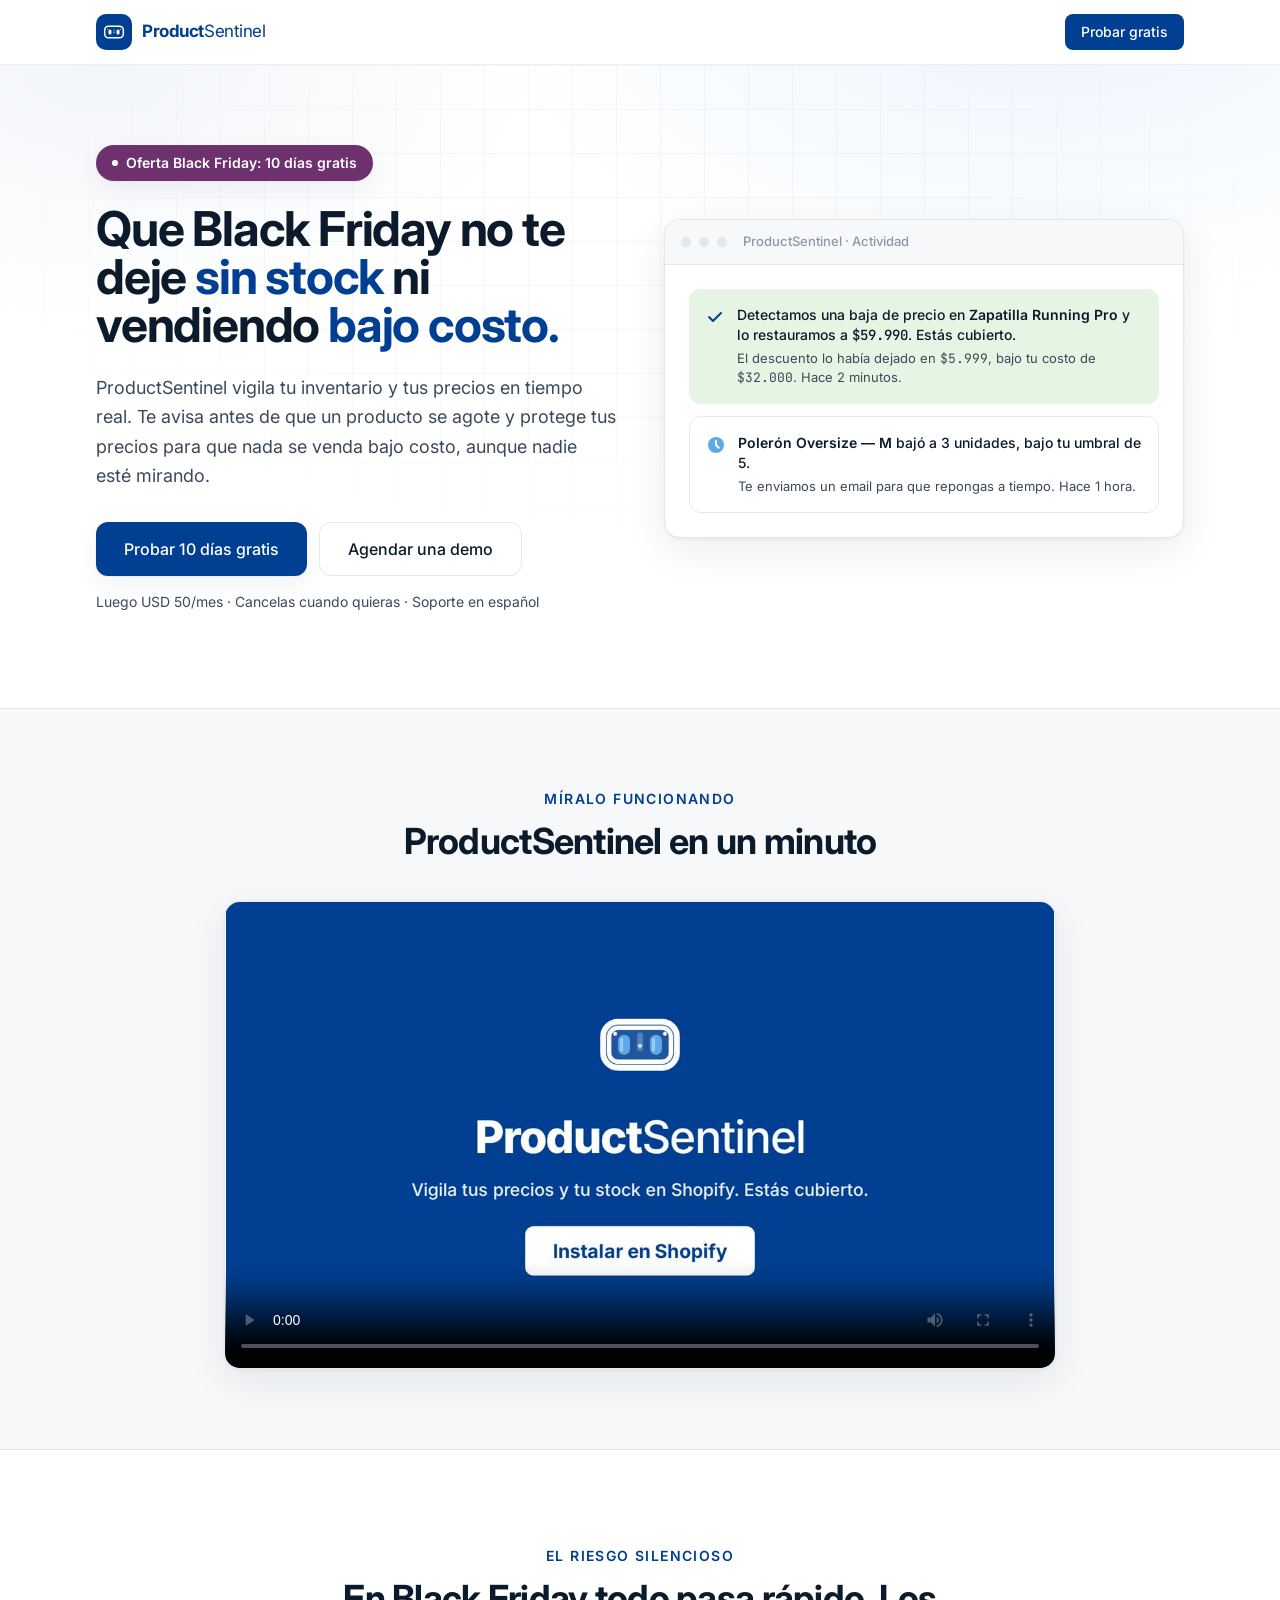
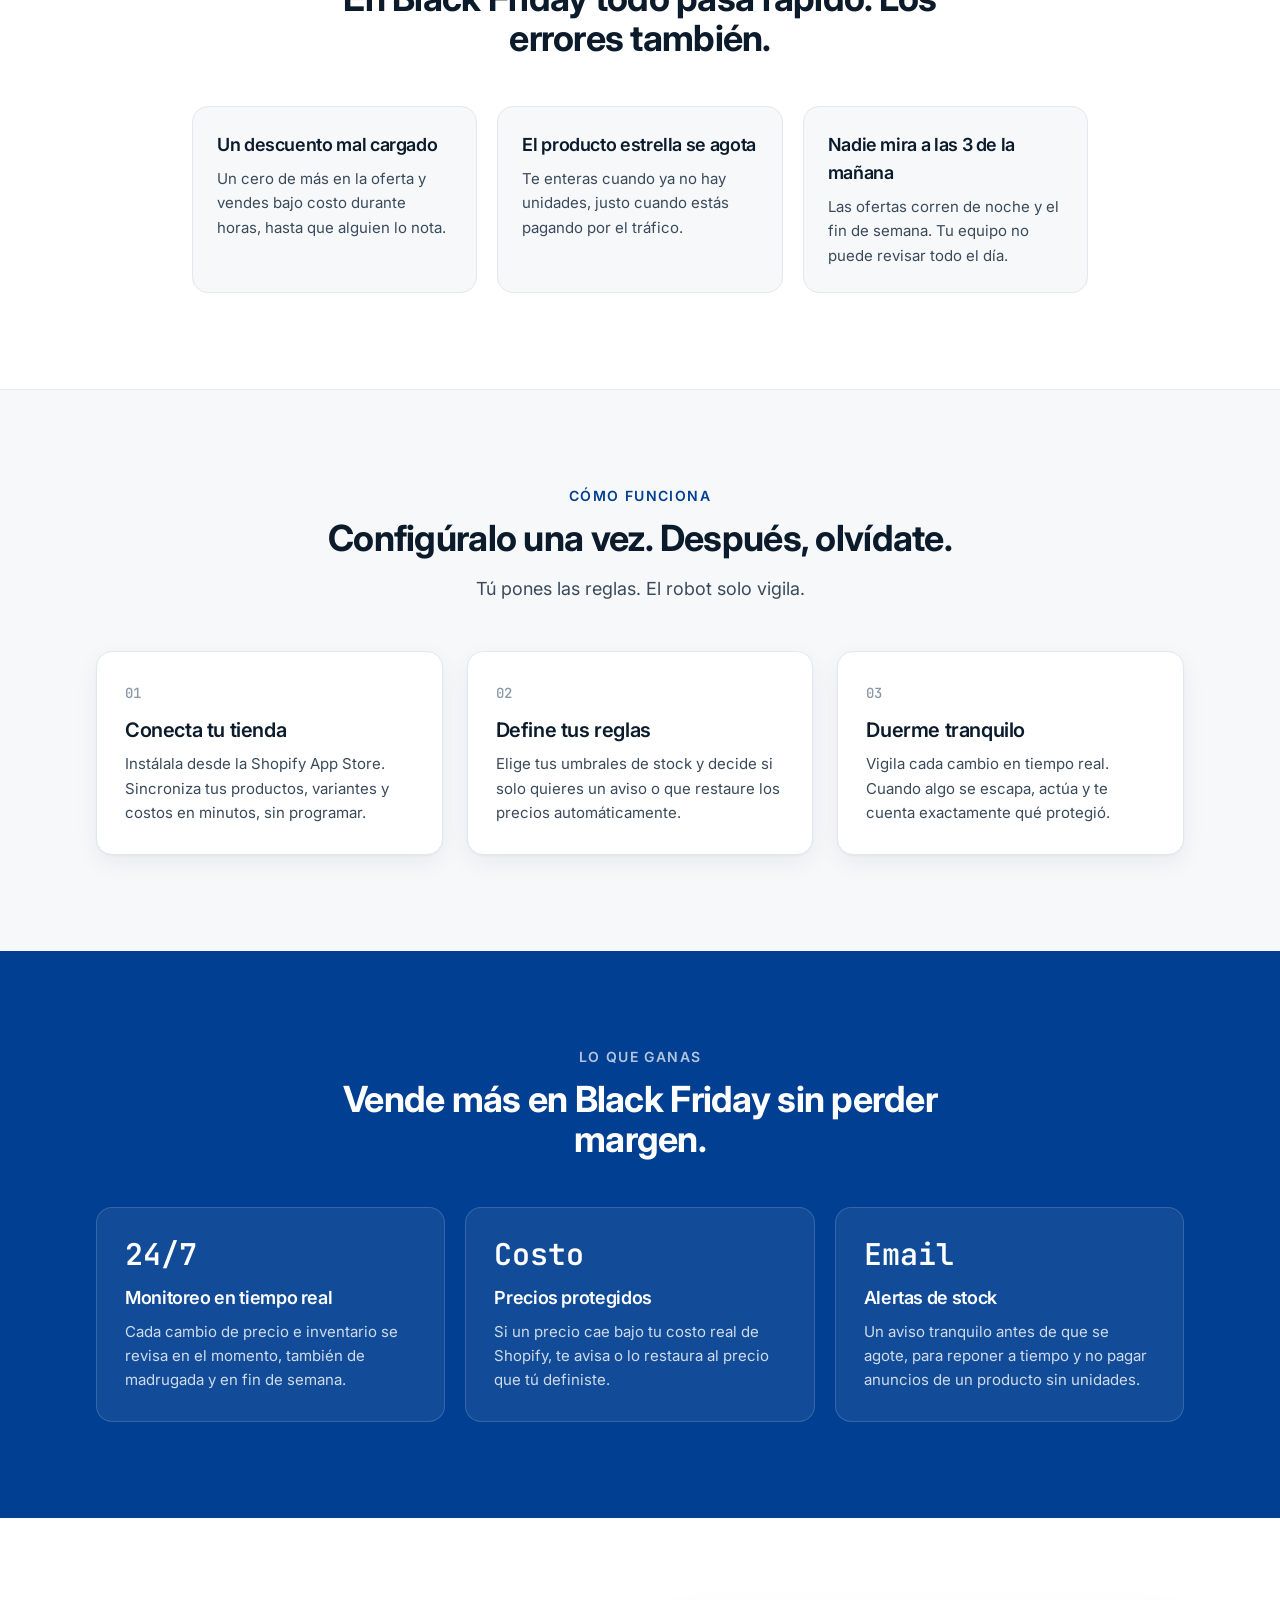
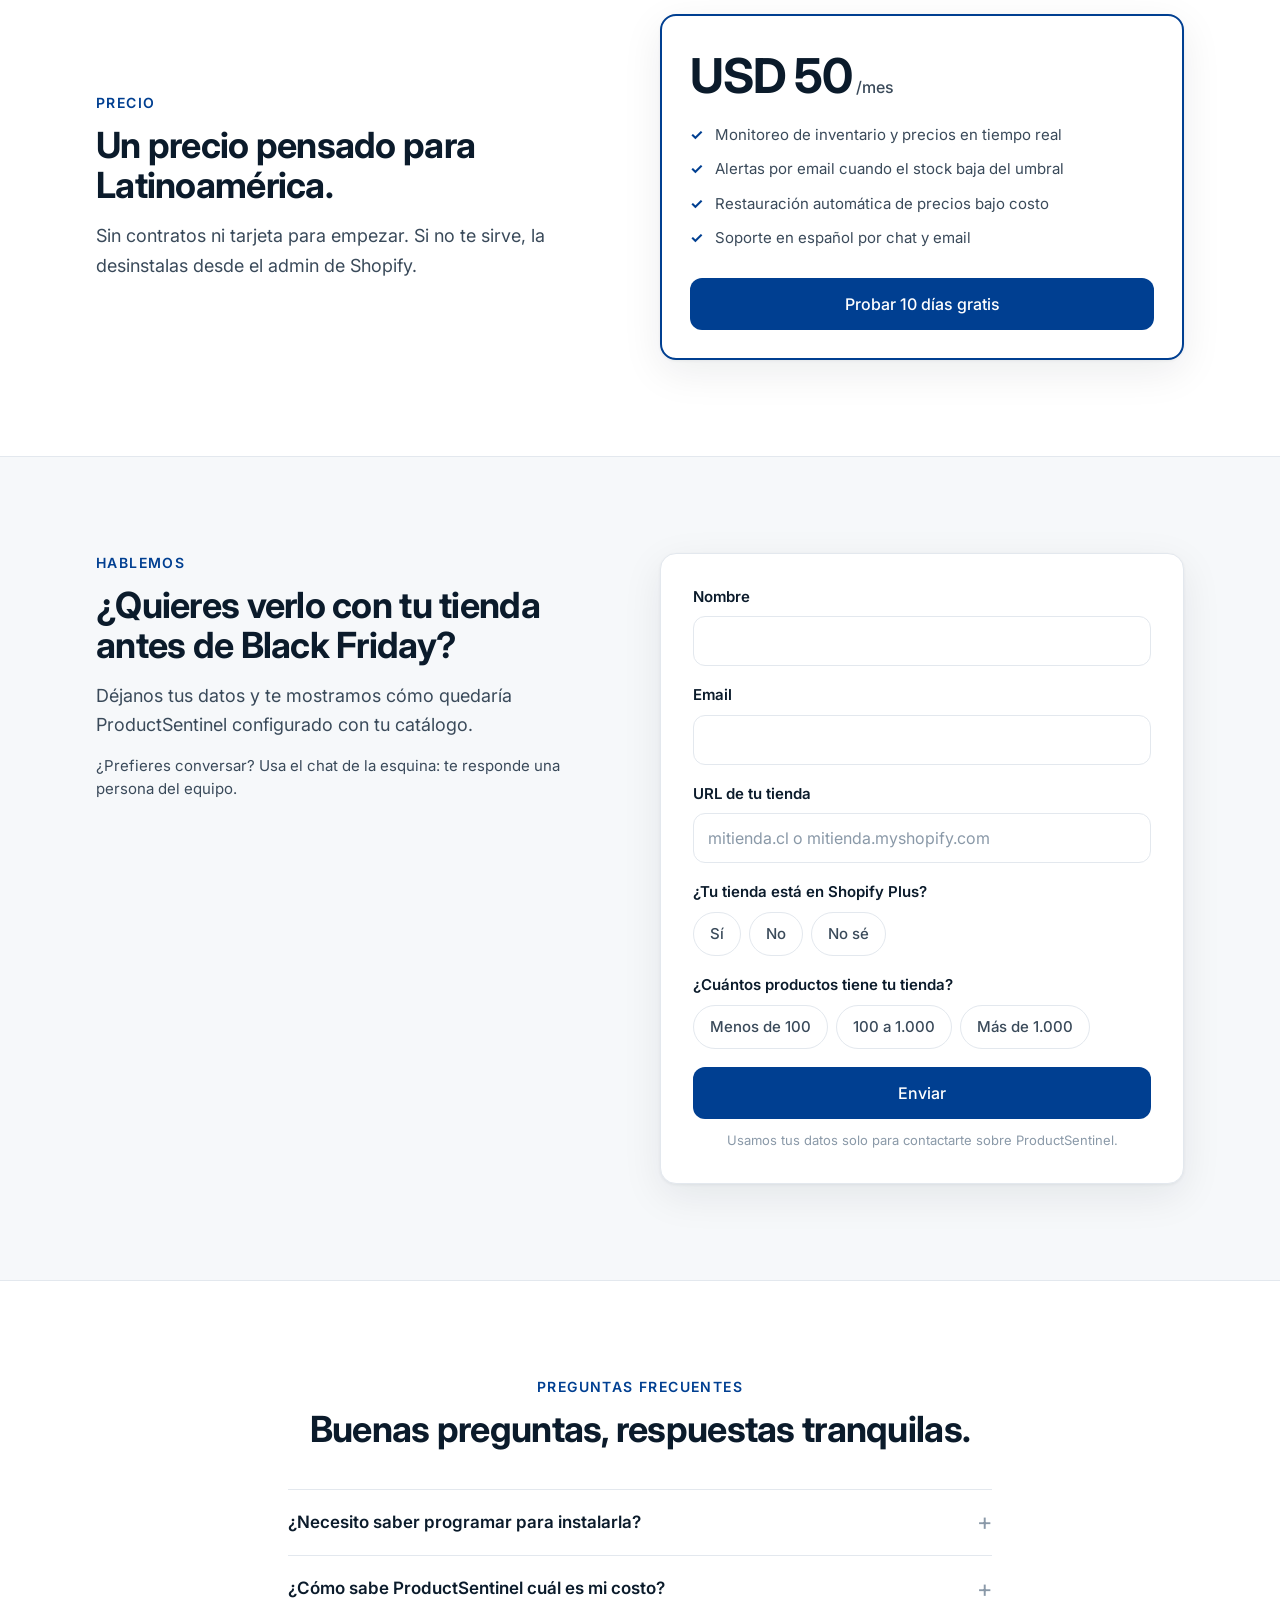
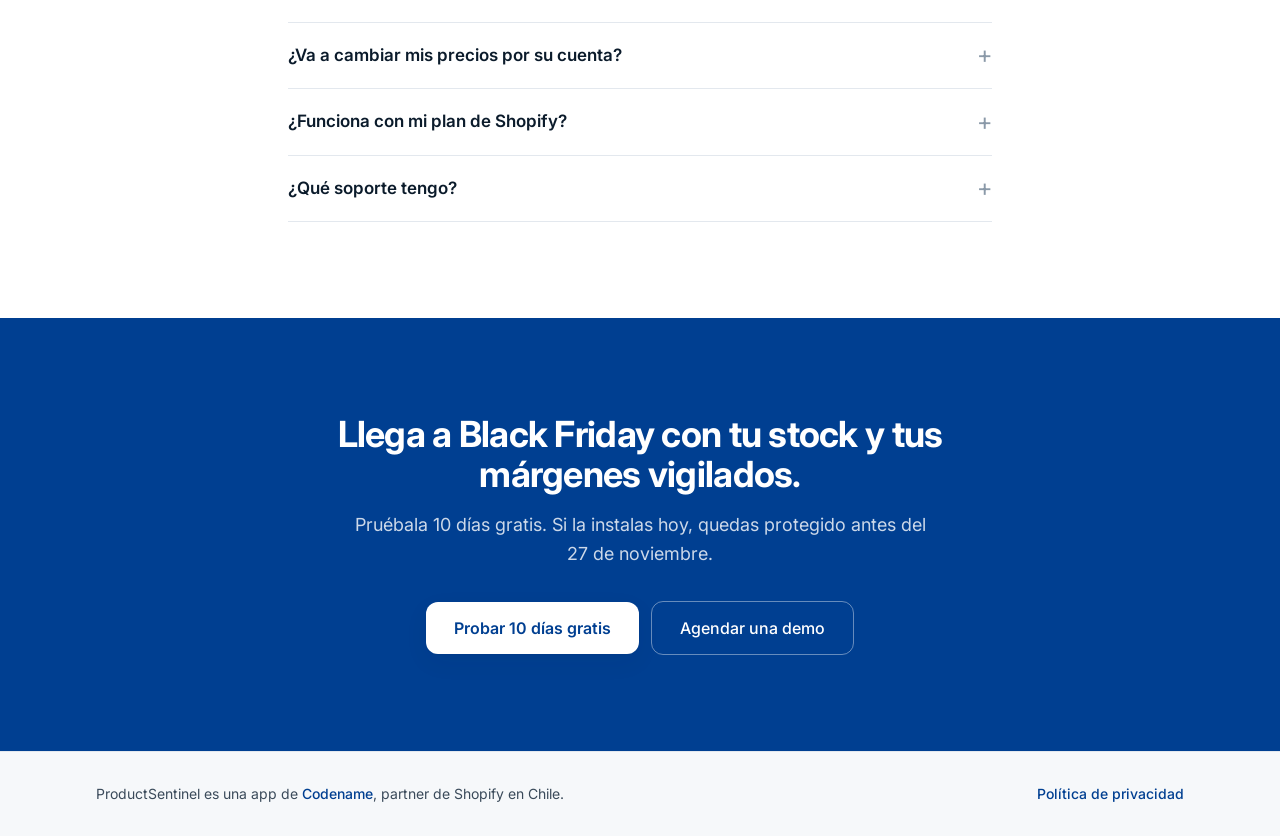
<file: black/index.html>
<!DOCTYPE html>
<html lang="es">
<head>
    <meta charset="UTF-8">
    <meta name="viewport" content="width=device-width, initial-scale=1.0">
    <title>ProductSentinel · Que Black Friday no te deje sin stock ni vendiendo bajo costo</title>
    <meta name="description" content="Oferta Black Friday: 10 días gratis. ProductSentinel vigila el inventario y los precios de tu tienda Shopify en tiempo real: te avisa cuando el stock baja y protege tus precios para que nada se venda bajo costo.">
    <link rel="canonical" href="https://productsentinel.com/black/">
    <meta property="og:title" content="Que Black Friday no te deje sin stock ni vendiendo bajo costo">
    <meta property="og:description" content="Oferta Black Friday: 10 días gratis. ProductSentinel vigila inventario y precios de tu tienda Shopify en tiempo real.">
    <meta property="og:type" content="website">
    <meta property="og:url" content="https://productsentinel.com/black/">
    <meta property="og:locale" content="es_CL">
    <meta name="theme-color" content="#003F91">

    <link rel="icon" type="image/svg+xml" href="data:image/svg+xml,%3Csvg xmlns='http://www.w3.org/2000/svg' viewBox='0 0 100 100' style='background:%23003F91'%3E%3Cg transform='translate(15, 15) scale(0.7)'%3E%3Crect x='13' y='27' width='74' height='46' rx='15' fill='none' stroke='%23FFFFFF' stroke-width='6' stroke-linecap='round' stroke-linejoin='round'/%3E%3Crect x='28' y='40' width='12' height='20' rx='6' fill='%23FFFFFF'/%3E%3Crect x='30' y='43' width='3' height='14' rx='1.5' fill='%23ffffff' opacity='0.4'/%3E%3Crect x='60' y='40' width='12' height='20' rx='6' fill='%23FFFFFF'/%3E%3Crect x='62' y='43' width='3' height='14' rx='1.5' fill='%23ffffff' opacity='0.4'/%3E%3Cpath d='M47 40 C 47 37, 53 37, 53 40 L 53 54 C 53 57, 47 57, 47 54 Z' fill='%23FFFFFF' opacity='0.25'/%3E%3Ccircle cx='50' cy='51' r='2' fill='%23FFFFFF' opacity='0.75'/%3E%3Ccircle cx='25' cy='39' r='2' fill='%23FFFFFF'/%3E%3Ccircle cx='75' cy='39' r='2' fill='%23FFFFFF'/%3E%3C/g%3E%3C/svg%3E">

    <link rel="preconnect" href="https://fonts.googleapis.com">
    <link rel="preconnect" href="https://fonts.gstatic.com" crossorigin>
    <link href="https://fonts.googleapis.com/css2?family=Inter:wght@400;500;600;700&family=JetBrains+Mono:wght@400;500&display=swap" rel="stylesheet">

    <!-- Tailwind compilado (ver tailwind.config.js). Recompilar: npx tailwindcss@3.4.17 -i assets/landing.src.css -o assets/landing.css --minify -->
    <link rel="stylesheet" href="/assets/landing.css?v=20261127a">
    <link rel="stylesheet" href="/assets/campaign.css?v=20261119d">
    <script src="/assets/chat-bar.js?v=1"></script>
    <script src="/assets/campaign.js?v=20261127a"></script>
    <!-- Microsoft Clarity (grabaciones de sesión y mapas de calor) -->
    <script type="text/javascript">
        (function(c,l,a,r,i,t,y){
            c[a]=c[a]||function(){(c[a].q=c[a].q||[]).push(arguments)};
            t=l.createElement(r);t.async=1;t.src="https://www.clarity.ms/tag/"+i;
            y=l.getElementsByTagName(r)[0];y.parentNode.insertBefore(t,y);
        })(window, document, "clarity", "script", "zioogkx40d");
        clarity("set", "product", "ps");
        clarity("set", "landing", location.pathname);
        clarity("set", "ab_variant", document.documentElement.getAttribute("data-variant") || "instalar");
    </script>
</head>
<body class="bg-white text-ink-900 antialiased">

    <!-- Barra superior: sin navegación del sitio, solo marca + CTA -->
    <header class="sticky top-0 z-50 border-b border-ink-200/70 bg-white/90 backdrop-blur">
        <div class="mx-auto flex h-16 max-w-6xl items-center justify-between gap-3 px-4 sm:px-8">
            <span class="flex items-center gap-2.5">
                <svg viewBox="0 0 100 100" class="h-9 w-9 rounded-[10px]" style="background:#003F91" aria-hidden="true"><g transform="translate(15, 15) scale(0.7)"><rect x="13" y="27" width="74" height="46" rx="15" fill="none" stroke="#FFFFFF" stroke-width="6" stroke-linecap="round" stroke-linejoin="round"/><rect x="28" y="40" width="12" height="20" rx="6" fill="#FFFFFF"/><rect x="30" y="43" width="3" height="14" rx="1.5" fill="#ffffff" opacity="0.4"/><rect x="60" y="40" width="12" height="20" rx="6" fill="#FFFFFF"/><rect x="62" y="43" width="3" height="14" rx="1.5" fill="#ffffff" opacity="0.4"/><path d="M47 40 C 47 37, 53 37, 53 40 L 53 54 C 53 57, 47 57, 47 54 Z" fill="#FFFFFF" opacity="0.25"/><circle cx="50" cy="51" r="2" fill="#FFFFFF" opacity="0.75"/><circle cx="25" cy="39" r="2" fill="#FFFFFF"/><circle cx="75" cy="39" r="2" fill="#FFFFFF"/></g></svg>
                <span class="text-[17px] tracking-tight text-blue-brand" style="font-weight:700">Product<span style="font-weight:400">Sentinel</span></span>
            </span>
            <a href="https://apps.shopify.com/productsentinel" target="_blank" rel="noopener" data-track="install_click" data-loc="header" class="inline-flex items-center gap-2 rounded-lg bg-blue-brand px-4 py-2 text-sm font-medium text-white transition hover:bg-[#00347a]">
                Probar gratis
            </a>
        </div>
    </header>

    <main>
        <!-- 1. Hero -->
        <section class="hero-wash relative overflow-hidden pt-12 pb-16 sm:pt-20 sm:pb-24" data-hide-sticky>
            <div class="grid-faint pointer-events-none absolute inset-0"></div>
            <div class="relative mx-auto grid max-w-6xl items-center gap-12 px-4 sm:px-8 lg:grid-cols-2">
                <div class="flex flex-col items-start">
                    <span class="inline-flex items-center gap-2 rounded-full bg-plum-brand px-4 py-2 text-sm font-semibold text-white shadow-soft">
                        <span class="inline-block h-1.5 w-1.5 rounded-full bg-white"></span>
                        Oferta Black Friday: 10 días gratis
                    </span>
                    <h1 class="order-1 mt-6 text-4xl font-bold tracking-tight text-ink-900 sm:text-5xl">
                        Que Black Friday no te deje <span class="text-blue-brand">sin stock</span> ni vendiendo <span class="text-blue-brand">bajo costo.</span>
                    </h1>
                    <p class="order-3 mt-6 max-w-xl text-lg sm:order-2 leading-relaxed text-ink-700">
                        ProductSentinel vigila tu inventario y tus precios en tiempo real. Te avisa antes de que un
                        producto se agote y protege tus precios para que nada se venda bajo costo, aunque nadie esté mirando.
                    </p>
                    <div class="order-2 mt-8 flex w-full flex-col gap-3 sm:order-3 sm:w-auto sm:flex-row">
                        <a href="https://apps.shopify.com/productsentinel" target="_blank" rel="noopener" data-track="install_click" data-loc="hero" class="inline-flex w-full items-center justify-center gap-2 rounded-xl bg-blue-brand px-7 py-3.5 text-base font-medium text-white shadow-soft transition hover:bg-[#00347a] sm:w-auto">
                            Probar 10 días gratis
                        </a>
                        <a href="https://calendar.app.google/mbWZvPPwqKrt9QBa8" target="_blank" rel="noopener" data-track="schedule_click" data-loc="hero" class="inline-flex w-full items-center justify-center rounded-xl border border-ink-200 bg-white px-7 py-3.5 text-base font-medium text-ink-900 transition hover:border-ink-400 sm:w-auto">
                            Agendar una demo
                        </a>
                    </div>
                    <p class="order-2 mt-4 text-sm text-ink-700 sm:order-4">Luego USD 50/mes · Cancelas cuando quieras · Soporte en español</p>
                </div>

                <!-- Visual: reporte calmado de lo que protegió (demostramos, no prometemos) -->
                <div class="reveal" aria-hidden="true">
                    <div class="overflow-hidden rounded-2xl border border-ink-200 bg-white shadow-card">
                        <div class="flex items-center gap-2 border-b border-ink-200 bg-ink-50 px-4 py-3">
                            <span class="h-2.5 w-2.5 rounded-full bg-ink-200"></span>
                            <span class="h-2.5 w-2.5 rounded-full bg-ink-200"></span>
                            <span class="h-2.5 w-2.5 rounded-full bg-ink-200"></span>
                            <span class="ml-2 text-[13px] font-medium text-ink-400">ProductSentinel · Actividad</span>
                        </div>
                        <div class="space-y-3 p-5 sm:p-6">
                            <div class="flex items-start gap-3 rounded-xl bg-mint-brand p-4">
                                <svg class="mt-0.5 h-5 w-5 flex-shrink-0 text-blue-brand" viewBox="0 0 20 20" fill="currentColor"><path fill-rule="evenodd" d="M16.7 5.3a1 1 0 010 1.4l-8 8a1 1 0 01-1.4 0l-4-4a1 1 0 011.4-1.4L8 12.6l7.3-7.3a1 1 0 011.4 0z" clip-rule="evenodd"/></svg>
                                <div class="min-w-0">
                                    <p class="text-sm font-medium text-ink-900">Detectamos una baja de precio en <span class="font-semibold">Zapatilla Running Pro</span> y lo restauramos a <span class="font-mono">$59.990</span>. Estás cubierto.</p>
                                    <p class="mt-1 text-[13px] text-ink-700">El descuento lo había dejado en <span class="font-mono">$5.999</span>, bajo tu costo de <span class="font-mono">$32.000</span>. Hace 2 minutos.</p>
                                </div>
                            </div>
                            <div class="flex items-start gap-3 rounded-xl border border-ink-200 p-4">
                                <svg class="mt-0.5 h-5 w-5 flex-shrink-0 text-sky-brand" viewBox="0 0 20 20" fill="currentColor"><path fill-rule="evenodd" d="M18 10A8 8 0 11 2 10a8 8 0 0116 0zm-7-4a1 1 0 10-2 0v4a1 1 0 00.3.7l2.8 2.8a1 1 0 001.4-1.4L11 9.6V6z" clip-rule="evenodd"/></svg>
                                <div class="min-w-0">
                                    <p class="text-sm font-medium text-ink-900"><span class="font-semibold">Polerón Oversize — M</span> bajó a 3 unidades, bajo tu umbral de 5.</p>
                                    <p class="mt-1 text-[13px] text-ink-700">Te enviamos un email para que repongas a tiempo. Hace 1 hora.</p>
                                </div>
                            </div>
                        </div>
                    </div>
                </div>
            </div>
        </section>

        <!-- 2. Video -->
        <section class="border-t border-ink-200 bg-ink-50 py-16 sm:py-20">
            <div class="mx-auto max-w-4xl px-4 sm:px-8">
                <p class="text-center text-sm font-semibold uppercase tracking-widest text-blue-brand">Míralo funcionando</p>
                <h2 class="mt-3 text-center text-3xl font-bold text-ink-900 sm:text-4xl">ProductSentinel en un minuto</h2>
                <div class="relative mt-10 aspect-video overflow-hidden rounded-2xl border border-ink-200 bg-white shadow-card" data-video="ProductSentinel en un minuto">
                    <div class="absolute inset-0 grid place-items-center p-4 text-center font-mono text-sm text-ink-700">Video del producto<br>(pendiente: videoUrl en /assets/campaign.js)</div>
                </div>
            </div>
        </section>

        <!-- El problema -->
        <section class="border-t border-ink-200 bg-white py-16 sm:py-24">
            <div class="mx-auto max-w-6xl px-4 sm:px-8">
                <div class="mx-auto max-w-2xl text-center">
                    <p class="text-sm font-semibold uppercase tracking-widest text-blue-brand">El riesgo silencioso</p>
                    <h2 class="mt-3 text-3xl font-bold text-ink-900 sm:text-4xl">En Black Friday todo pasa rápido. Los errores también.</h2>
                </div>
                <div class="mx-auto mt-12 grid max-w-4xl gap-5 sm:grid-cols-3">
                    <div class="reveal rounded-2xl border border-ink-200 bg-ink-50 p-6">
                        <h3 class="text-lg font-semibold text-ink-900">Un descuento mal cargado</h3>
                        <p class="mt-2 text-[15px] leading-relaxed text-ink-700">Un cero de más en la oferta y vendes bajo costo durante horas, hasta que alguien lo nota.</p>
                    </div>
                    <div class="reveal rounded-2xl border border-ink-200 bg-ink-50 p-6">
                        <h3 class="text-lg font-semibold text-ink-900">El producto estrella se agota</h3>
                        <p class="mt-2 text-[15px] leading-relaxed text-ink-700">Te enteras cuando ya no hay unidades, justo cuando estás pagando por el tráfico.</p>
                    </div>
                    <div class="reveal rounded-2xl border border-ink-200 bg-ink-50 p-6">
                        <h3 class="text-lg font-semibold text-ink-900">Nadie mira a las 3 de la mañana</h3>
                        <p class="mt-2 text-[15px] leading-relaxed text-ink-700">Las ofertas corren de noche y el fin de semana. Tu equipo no puede revisar todo el día.</p>
                    </div>
                </div>
            </div>
        </section>

        <!-- 3. Cómo funciona -->
        <section class="border-t border-ink-200 bg-ink-50 py-16 sm:py-24">
            <div class="mx-auto max-w-6xl px-4 sm:px-8">
                <div class="mx-auto max-w-2xl text-center">
                    <p class="text-sm font-semibold uppercase tracking-widest text-blue-brand">Cómo funciona</p>
                    <h2 class="mt-3 text-3xl font-bold text-ink-900 sm:text-4xl">Configúralo una vez. Después, olvídate.</h2>
                    <p class="mt-4 text-lg leading-relaxed text-ink-700">Tú pones las reglas. El robot solo vigila.</p>
                </div>
                <div class="mt-12 grid gap-6 md:grid-cols-3">
                    <div class="reveal rounded-2xl border border-ink-200 bg-white p-7 shadow-soft">
                        <span class="font-mono text-sm font-medium text-ink-400">01</span>
                        <h3 class="mt-3 text-xl font-semibold text-ink-900">Conecta tu tienda</h3>
                        <p class="mt-2 text-[15px] leading-relaxed text-ink-700">Instálala desde la Shopify App Store. Sincroniza tus productos, variantes y costos en minutos, sin programar.</p>
                    </div>
                    <div class="reveal rounded-2xl border border-ink-200 bg-white p-7 shadow-soft">
                        <span class="font-mono text-sm font-medium text-ink-400">02</span>
                        <h3 class="mt-3 text-xl font-semibold text-ink-900">Define tus reglas</h3>
                        <p class="mt-2 text-[15px] leading-relaxed text-ink-700">Elige tus umbrales de stock y decide si solo quieres un aviso o que restaure los precios automáticamente.</p>
                    </div>
                    <div class="reveal rounded-2xl border border-ink-200 bg-white p-7 shadow-soft">
                        <span class="font-mono text-sm font-medium text-ink-400">03</span>
                        <h3 class="mt-3 text-xl font-semibold text-ink-900">Duerme tranquilo</h3>
                        <p class="mt-2 text-[15px] leading-relaxed text-ink-700">Vigila cada cambio en tiempo real. Cuando algo se escapa, actúa y te cuenta exactamente qué protegió.</p>
                    </div>
                </div>
            </div>
        </section>

        <!-- 4. Beneficios -->
        <section class="bg-blue-brand py-16 sm:py-24">
            <div class="mx-auto max-w-6xl px-4 sm:px-8">
                <div class="mx-auto max-w-2xl text-center">
                    <p class="text-sm font-semibold uppercase tracking-widest text-white/70">Lo que ganas</p>
                    <h2 class="mt-3 text-3xl font-bold text-white sm:text-4xl">Vende más en Black Friday sin perder margen.</h2>
                </div>
                <div class="mt-12 grid gap-5 md:grid-cols-3">
                    <div class="rounded-2xl border border-white/15 bg-white/[.07] p-7">
                        <div class="font-mono text-3xl font-semibold text-white">24/7</div>
                        <h3 class="mt-3 text-lg font-semibold text-white">Monitoreo en tiempo real</h3>
                        <p class="mt-2 text-[15px] leading-relaxed text-white/80">Cada cambio de precio e inventario se revisa en el momento, también de madrugada y en fin de semana.</p>
                    </div>
                    <div class="rounded-2xl border border-white/15 bg-white/[.07] p-7">
                        <div class="font-mono text-3xl font-semibold text-white">Costo</div>
                        <h3 class="mt-3 text-lg font-semibold text-white">Precios protegidos</h3>
                        <p class="mt-2 text-[15px] leading-relaxed text-white/80">Si un precio cae bajo tu costo real de Shopify, te avisa o lo restaura al precio que tú definiste.</p>
                    </div>
                    <div class="rounded-2xl border border-white/15 bg-white/[.07] p-7">
                        <div class="font-mono text-3xl font-semibold text-white">Email</div>
                        <h3 class="mt-3 text-lg font-semibold text-white">Alertas de stock</h3>
                        <p class="mt-2 text-[15px] leading-relaxed text-white/80">Un aviso tranquilo antes de que se agote, para reponer a tiempo y no pagar anuncios de un producto sin unidades.</p>
                    </div>
                </div>
            </div>
        </section>

        <!-- 5. Precio -->
        <section id="precio" class="bg-white py-16 sm:py-24">
            <div class="mx-auto grid max-w-6xl items-center gap-10 px-4 sm:px-8 lg:grid-cols-2">
                <div>
                    <p class="text-sm font-semibold uppercase tracking-widest text-blue-brand">Precio</p>
                    <h2 class="mt-3 text-3xl font-bold text-ink-900 sm:text-4xl">Un precio pensado para Latinoamérica.</h2>
                    <p class="mt-4 text-lg leading-relaxed text-ink-700">Sin contratos ni tarjeta para empezar. Si no te sirve, la desinstalas desde el admin de Shopify.</p>
                </div>
                <div class="rounded-2xl border-2 border-blue-brand bg-white p-7 shadow-card">
                    <div data-bf-only hidden>
                        <span class="inline-block rounded-full bg-plum-brand px-3 py-1 text-xs font-semibold text-white" data-bf-label>Oferta Black Friday</span>
                        <p class="mt-2 font-mono text-sm text-ink-400 line-through" data-old-price></p>
                    </div>
                    <div class="mt-2 text-5xl font-bold tracking-tight text-ink-900" data-price data-bf>USD 50<span class="price-unit"> /mes</span></div>
                    <p class="mt-2 text-[15px] text-ink-700" data-trial-note hidden></p>
                    <ul class="mt-6 space-y-3">
                        <li class="flex gap-3 text-[15px] text-ink-700"><span class="font-bold text-blue-brand">✓</span>Monitoreo de inventario y precios en tiempo real</li>
                        <li class="flex gap-3 text-[15px] text-ink-700"><span class="font-bold text-blue-brand">✓</span>Alertas por email cuando el stock baja del umbral</li>
                        <li class="flex gap-3 text-[15px] text-ink-700"><span class="font-bold text-blue-brand">✓</span>Restauración automática de precios bajo costo</li>
                        <li class="flex gap-3 text-[15px] text-ink-700"><span class="font-bold text-blue-brand">✓</span>Soporte en español por chat y email</li>
                    </ul>
                    <a href="https://apps.shopify.com/productsentinel" target="_blank" rel="noopener" data-track="install_click" data-loc="pricing" class="mt-7 inline-flex w-full items-center justify-center rounded-xl bg-blue-brand px-7 py-3.5 text-base font-medium text-white transition hover:bg-[#00347a]">
                        Probar 10 días gratis
                    </a>
                </div>
            </div>
        </section>

        <!-- 6. Formulario -->
        <section id="contacto" class="border-t border-ink-200 bg-ink-50 py-16 sm:py-24" data-hide-sticky>
            <div class="mx-auto grid max-w-6xl items-start gap-10 px-4 sm:px-8 lg:grid-cols-2">
                <div>
                    <p class="text-sm font-semibold uppercase tracking-widest text-blue-brand">Hablemos</p>
                    <h2 class="mt-3 text-3xl font-bold text-ink-900 sm:text-4xl">¿Quieres verlo con tu tienda antes de Black Friday?</h2>
                    <p class="mt-4 text-lg leading-relaxed text-ink-700">Déjanos tus datos y te mostramos cómo quedaría ProductSentinel configurado con tu catálogo.</p>
                    <p class="mt-4 text-[15px] text-ink-700">¿Prefieres conversar? Usa el chat de la esquina: te responde una persona del equipo.</p>
                </div>
                <div class="rounded-2xl border border-ink-200 bg-white p-6 shadow-card sm:p-8">
                    <form id="leadForm" novalidate data-qualifier-label="¿Cuántos productos tiene tu tienda?">
                        <div class="field">
                            <label for="lf-name">Nombre</label>
                            <input id="lf-name" name="name" type="text" autocomplete="name" required>
                        </div>
                        <div class="field">
                            <label for="lf-email">Email</label>
                            <input id="lf-email" name="email" type="email" autocomplete="email" inputmode="email" required>
                        </div>
                        <div class="field">
                            <label for="lf-store">URL de tu tienda</label>
                            <input id="lf-store" name="store_url" type="text" inputmode="url" placeholder="mitienda.cl o mitienda.myshopify.com" required>
                        </div>
                        <fieldset class="field">
                            <legend>¿Tu tienda está en Shopify Plus?</legend>
                            <div class="chips">
                                <label class="chip"><input type="radio" name="shopify_plus" value="si" required><span>Sí</span></label>
                                <label class="chip"><input type="radio" name="shopify_plus" value="no"><span>No</span></label>
                                <label class="chip"><input type="radio" name="shopify_plus" value="no-se"><span>No sé</span></label>
                            </div>
                        </fieldset>
                        <fieldset class="field">
                            <legend>¿Cuántos productos tiene tu tienda?</legend>
                            <div class="chips">
                                <label class="chip"><input type="radio" name="qualifier" value="menos-100" required><span>Menos de 100</span></label>
                                <label class="chip"><input type="radio" name="qualifier" value="100-1000"><span>100 a 1.000</span></label>
                                <label class="chip"><input type="radio" name="qualifier" value="mas-1000"><span>Más de 1.000</span></label>
                            </div>
                        </fieldset>
                        <div class="hp" aria-hidden="true">
                            <label for="lf-website">No completar</label>
                            <input id="lf-website" name="website" type="text" tabindex="-1" autocomplete="off">
                        </div>
                        <p class="mb-3 font-semibold text-[#C0392B]" role="alert" data-form-error hidden>Revisa los campos marcados.</p>
                        <button type="submit" class="inline-flex w-full items-center justify-center rounded-xl bg-blue-brand px-7 py-3.5 text-base font-medium text-white transition hover:bg-[#00347a] disabled:opacity-60">Enviar</button>
                        <p class="mt-3 text-center text-[13px] text-ink-400">Usamos tus datos solo para contactarte sobre ProductSentinel.</p>
                    </form>
                    <div id="leadDone" hidden tabindex="-1" class="outline-none">
                        <div class="flex items-start gap-3 rounded-xl bg-mint-brand p-4">
                            <svg class="mt-0.5 h-5 w-5 flex-shrink-0 text-blue-brand" viewBox="0 0 20 20" fill="currentColor"><path fill-rule="evenodd" d="M16.7 5.3a1 1 0 010 1.4l-8 8a1 1 0 01-1.4 0l-4-4a1 1 0 011.4-1.4L8 12.6l7.3-7.3a1 1 0 011.4 0z" clip-rule="evenodd"/></svg>
                            <div>
                                <h3 class="text-lg font-semibold text-ink-900">¡Gracias! Te contactamos pronto.</h3>
                                <p class="mt-1 text-[15px] text-ink-700">Alguien del equipo te escribe pronto. Si quieres adelantarte, agenda directamente o instala la app y empieza ahora.</p>
                            </div>
                        </div>
                        <div class="mt-5 flex flex-col gap-3 sm:flex-row">
                            <a href="https://calendar.app.google/mbWZvPPwqKrt9QBa8" target="_blank" rel="noopener" data-track="schedule_click" data-loc="form_thanks" class="inline-flex flex-1 items-center justify-center rounded-xl bg-blue-brand px-5 py-3 font-medium text-white transition hover:bg-[#00347a]">Agendar una reunión</a>
                            <a href="https://apps.shopify.com/productsentinel" target="_blank" rel="noopener" data-track="install_click" data-loc="form_thanks" class="inline-flex flex-1 items-center justify-center rounded-xl border border-ink-200 bg-white px-5 py-3 font-medium text-ink-900 transition hover:border-ink-400">Instalar en Shopify</a>
                        </div>
                    </div>
                </div>
            </div>
        </section>

        <!-- 7. FAQ -->
        <section class="border-t border-ink-200 bg-white py-16 sm:py-24">
            <div class="mx-auto max-w-3xl px-4 sm:px-8">
                <div class="text-center">
                    <p class="text-sm font-semibold uppercase tracking-widest text-blue-brand">Preguntas frecuentes</p>
                    <h2 class="mt-3 text-3xl font-bold text-ink-900 sm:text-4xl">Buenas preguntas, respuestas tranquilas.</h2>
                </div>
                <div class="mt-10 divide-y divide-ink-200 border-y border-ink-200">
                    <details class="group py-5">
                        <summary class="faq-q">¿Necesito saber programar para instalarla?<span class="faq-icon" aria-hidden="true">+</span></summary>
                        <p class="mt-3 text-[15px] leading-relaxed text-ink-700">No. Se instala desde la Shopify App Store como cualquier app y se configura desde el admin de tu tienda. Si te trabas, te ayudamos por chat.</p>
                    </details>
                    <details class="group py-5">
                        <summary class="faq-q">¿Cómo sabe ProductSentinel cuál es mi costo?<span class="faq-icon" aria-hidden="true">+</span></summary>
                        <p class="mt-3 text-[15px] leading-relaxed text-ink-700">Lee el costo por artículo que ya tienes en Shopify y lo mantiene sincronizado. Así, "bajo costo" siempre refleja tus números reales.</p>
                    </details>
                    <details class="group py-5">
                        <summary class="faq-q">¿Va a cambiar mis precios por su cuenta?<span class="faq-icon" aria-hidden="true">+</span></summary>
                        <p class="mt-3 text-[15px] leading-relaxed text-ink-700">Solo si lo activas. Por defecto te avisa. Con la restauración automática activada, vuelve al precio que tú habías definido: nunca inventa precios nuevos.</p>
                    </details>
                    <details class="group py-5">
                        <summary class="faq-q">¿Funciona con mi plan de Shopify?<span class="faq-icon" aria-hidden="true">+</span></summary>
                        <p class="mt-3 text-[15px] leading-relaxed text-ink-700">ProductSentinel funciona en tiendas Shopify con cualquier plan, desde Basic hasta Plus.</p>
                    </details>
                    <details class="group py-5">
                        <summary class="faq-q">¿Qué soporte tengo?<span class="faq-icon" aria-hidden="true">+</span></summary>
                        <p class="mt-3 text-[15px] leading-relaxed text-ink-700">Un equipo en Chile que responde en español por chat y email. Puedes escribirnos desde esta página o desde la app.</p>
                    </details>
                </div>
            </div>
        </section>

        <!-- 8. Cierre -->
        <section class="bg-blue-brand py-16 sm:py-24" data-hide-sticky>
            <div class="mx-auto max-w-3xl px-4 text-center sm:px-8">
                <h2 class="text-3xl font-bold text-white sm:text-4xl">Llega a Black Friday con tu stock y tus márgenes vigilados.</h2>
                <p class="mx-auto mt-4 max-w-xl text-lg leading-relaxed text-white/80">Pruébala 10 días gratis. Si la instalas hoy, quedas protegido antes del 27 de noviembre.</p>
                <div class="mt-8 flex flex-col items-center justify-center gap-3 sm:flex-row">
                    <a href="https://apps.shopify.com/productsentinel" target="_blank" rel="noopener" data-track="install_click" data-loc="final" class="inline-flex w-full items-center justify-center rounded-xl bg-white px-7 py-3.5 text-base font-semibold text-blue-brand shadow-soft transition hover:bg-ink-50 sm:w-auto">Probar 10 días gratis</a>
                    <a href="https://calendar.app.google/mbWZvPPwqKrt9QBa8" target="_blank" rel="noopener" data-track="schedule_click" data-loc="final" class="inline-flex w-full items-center justify-center rounded-xl border border-white/40 px-7 py-3.5 text-base font-medium text-white transition hover:border-white sm:w-auto">Agendar una demo</a>
                </div>
            </div>
        </section>
    </main>

    <footer class="border-t border-ink-200 bg-ink-50">
        <div class="mx-auto flex max-w-6xl flex-col gap-2 px-4 py-8 text-sm text-ink-700 sm:flex-row sm:justify-between sm:px-8">
            <p>ProductSentinel es una app de <a href="https://codename.cl" target="_blank" rel="noopener" class="font-medium text-blue-brand">Codename</a>, partner de Shopify en Chile.</p>
            <p><a href="/privacy-policy" class="font-medium text-blue-brand">Política de privacidad</a></p>
        </div>
    </footer>

</body>
</html>
</file>
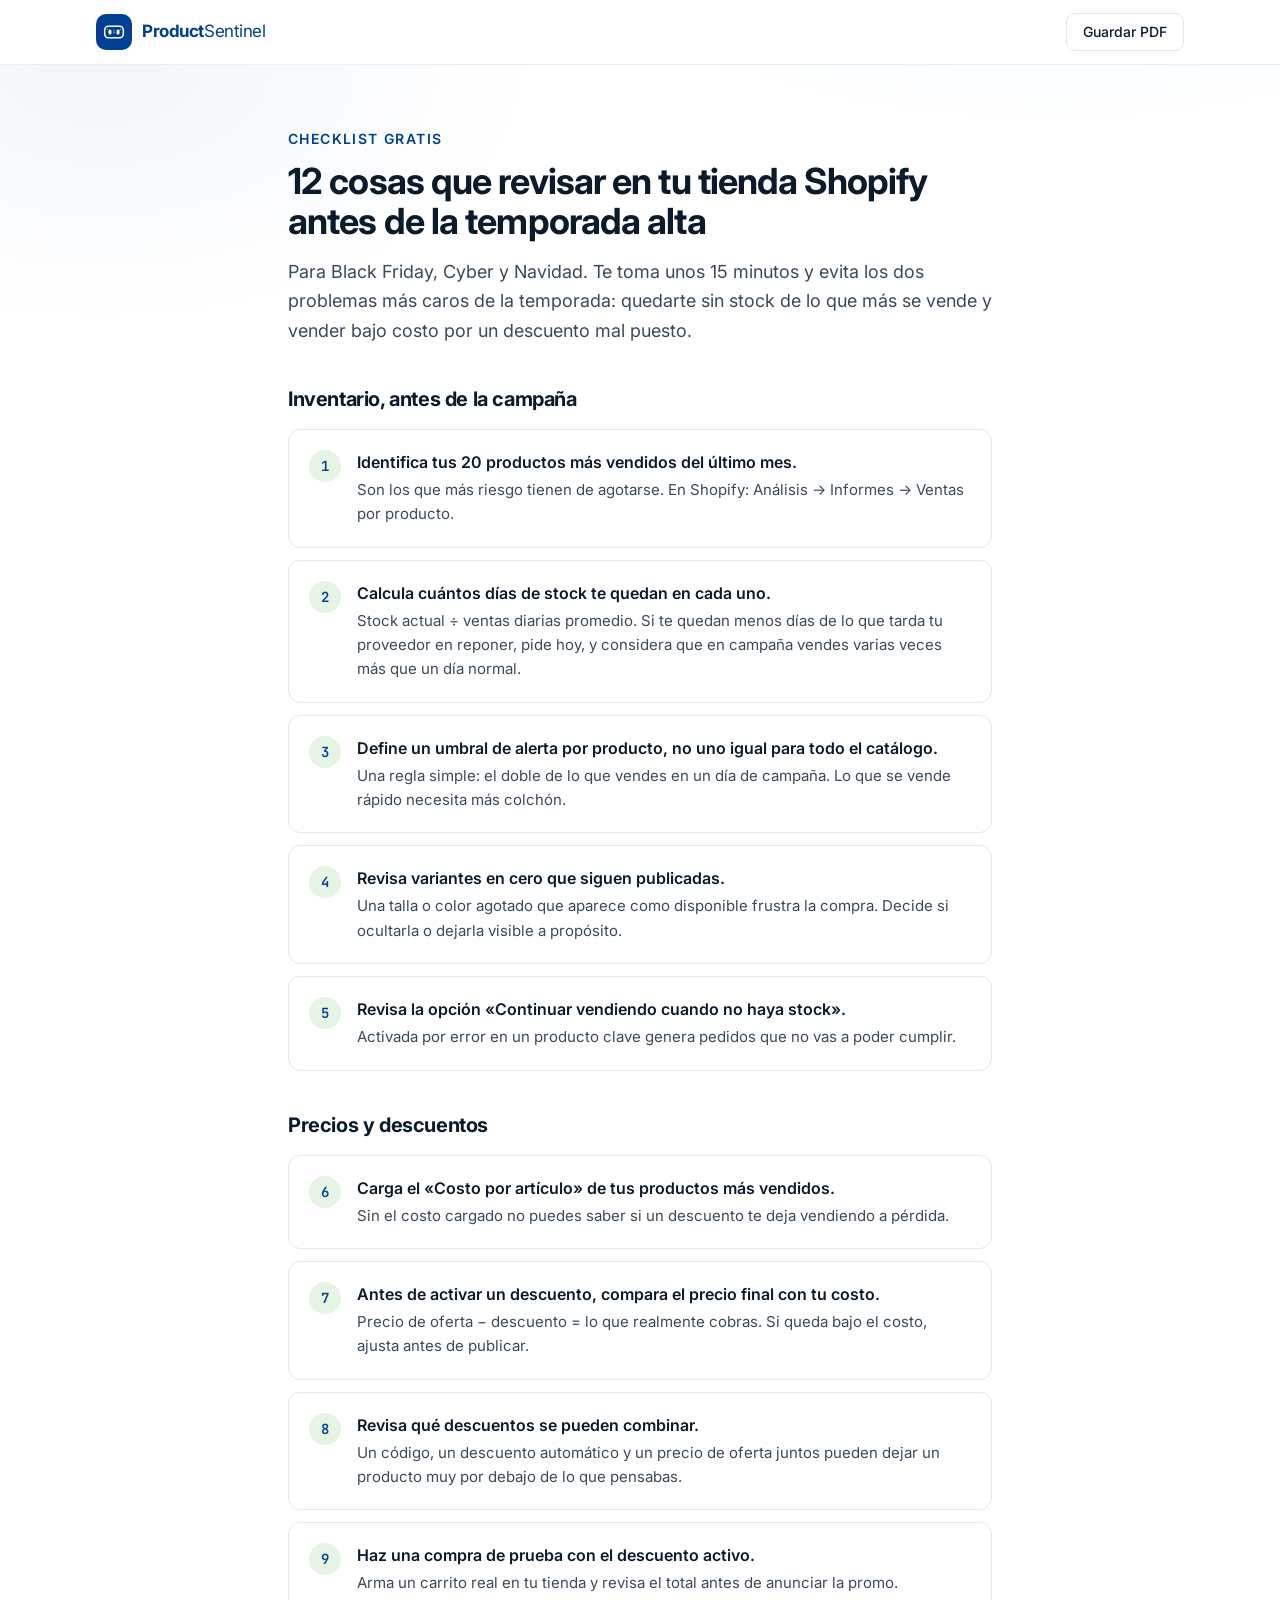
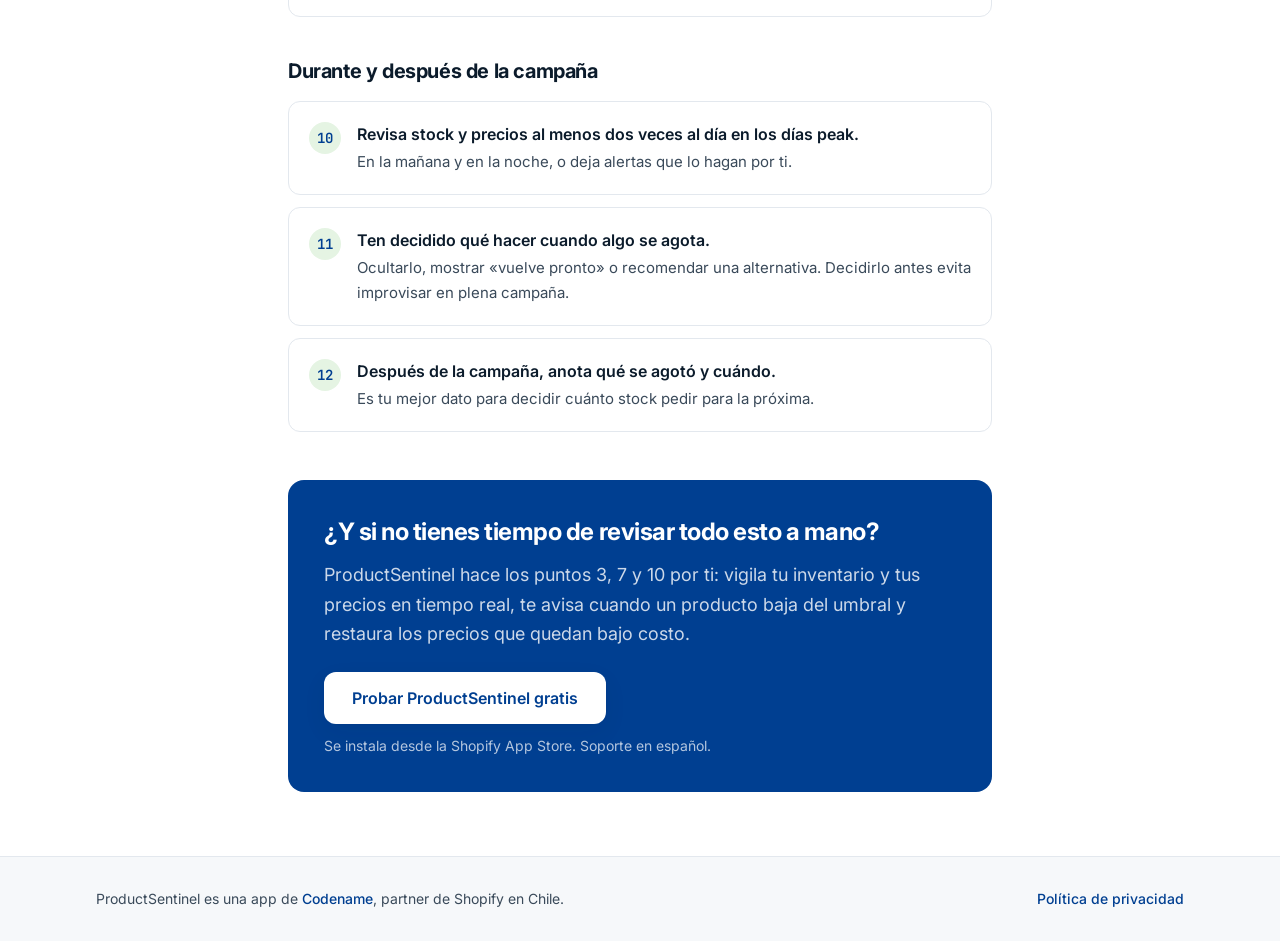
<file: checklist/index.html>
<!DOCTYPE html>
<html lang="es" data-variant="lista" data-no-chatbar>
<head>
    <meta charset="UTF-8">
    <meta name="viewport" content="width=device-width, initial-scale=1.0">
    <title>Checklist de temporada alta para tu tienda Shopify · ProductSentinel</title>
    <meta name="description" content="12 cosas que revisar en tu tienda Shopify antes de Black Friday y Navidad: stock, precios, descuentos y qué hacer cuando algo se agota.">
    <link rel="canonical" href="https://productsentinel.com/checklist/">
    <meta name="robots" content="noindex">
    <meta name="theme-color" content="#003F91">

    <link rel="icon" type="image/svg+xml" href="data:image/svg+xml,%3Csvg xmlns='http://www.w3.org/2000/svg' viewBox='0 0 100 100' style='background:%23003F91'%3E%3Cg transform='translate(15, 15) scale(0.7)'%3E%3Crect x='13' y='27' width='74' height='46' rx='15' fill='none' stroke='%23FFFFFF' stroke-width='6' stroke-linecap='round' stroke-linejoin='round'/%3E%3Crect x='28' y='40' width='12' height='20' rx='6' fill='%23FFFFFF'/%3E%3Crect x='30' y='43' width='3' height='14' rx='1.5' fill='%23ffffff' opacity='0.4'/%3E%3Crect x='60' y='40' width='12' height='20' rx='6' fill='%23FFFFFF'/%3E%3Crect x='62' y='43' width='3' height='14' rx='1.5' fill='%23ffffff' opacity='0.4'/%3E%3Cpath d='M47 40 C 47 37, 53 37, 53 40 L 53 54 C 53 57, 47 57, 47 54 Z' fill='%23FFFFFF' opacity='0.25'/%3E%3Ccircle cx='50' cy='51' r='2' fill='%23FFFFFF' opacity='0.75'/%3E%3Ccircle cx='25' cy='39' r='2' fill='%23FFFFFF'/%3E%3Ccircle cx='75' cy='39' r='2' fill='%23FFFFFF'/%3E%3C/g%3E%3C/svg%3E">

    <link rel="preconnect" href="https://fonts.googleapis.com">
    <link rel="preconnect" href="https://fonts.gstatic.com" crossorigin>
    <link href="https://fonts.googleapis.com/css2?family=Inter:wght@400;500;600;700&family=JetBrains+Mono:wght@400;500&display=swap" rel="stylesheet">

    <!-- Tailwind compilado (ver tailwind.config.js). Recompilar: npx tailwindcss@3.4.17 -i assets/landing.src.css -o assets/landing.css --minify -->
    <link rel="stylesheet" href="/assets/landing.css?v=20261127a">
    <style>@media print{header,.no-print,[data-codename-chat],.cbar{display:none!important}body{font-size:12pt}}</style>
    <link rel="stylesheet" href="/assets/campaign.css?v=20261119d">
    <script src="/assets/chat-bar.js?v=1"></script>
    <script src="/assets/campaign.js?v=20261127a"></script>
    <!-- Microsoft Clarity (grabaciones de sesión y mapas de calor) -->
    <script type="text/javascript">
        (function(c,l,a,r,i,t,y){
            c[a]=c[a]||function(){(c[a].q=c[a].q||[]).push(arguments)};
            t=l.createElement(r);t.async=1;t.src="https://www.clarity.ms/tag/"+i;
            y=l.getElementsByTagName(r)[0];y.parentNode.insertBefore(t,y);
        })(window, document, "clarity", "script", "zioogkx40d");
        clarity("set", "product", "ps");
        clarity("set", "landing", location.pathname);
        clarity("set", "ab_variant", document.documentElement.getAttribute("data-variant") || "instalar");
    </script>
</head>
<body class="bg-white text-ink-900 antialiased">

    <header class="sticky top-0 z-50 border-b border-ink-200/70 bg-white/90 backdrop-blur">
        <div class="mx-auto flex h-16 max-w-6xl items-center justify-between gap-3 px-4 sm:px-8">
            <span class="flex items-center gap-2.5">
                <svg viewBox="0 0 100 100" class="h-9 w-9 rounded-[10px]" style="background:#003F91" aria-hidden="true"><g transform="translate(15, 15) scale(0.7)"><rect x="13" y="27" width="74" height="46" rx="15" fill="none" stroke="#FFFFFF" stroke-width="6" stroke-linecap="round" stroke-linejoin="round"/><rect x="28" y="40" width="12" height="20" rx="6" fill="#FFFFFF"/><rect x="30" y="43" width="3" height="14" rx="1.5" fill="#ffffff" opacity="0.4"/><rect x="60" y="40" width="12" height="20" rx="6" fill="#FFFFFF"/><rect x="62" y="43" width="3" height="14" rx="1.5" fill="#ffffff" opacity="0.4"/><path d="M47 40 C 47 37, 53 37, 53 40 L 53 54 C 53 57, 47 57, 47 54 Z" fill="#FFFFFF" opacity="0.25"/><circle cx="50" cy="51" r="2" fill="#FFFFFF" opacity="0.75"/><circle cx="25" cy="39" r="2" fill="#FFFFFF"/><circle cx="75" cy="39" r="2" fill="#FFFFFF"/></g></svg>
                <span class="text-[17px] tracking-tight text-blue-brand" style="font-weight:700">Product<span style="font-weight:400">Sentinel</span></span>
            </span>
            <button type="button" onclick="window.print()" class="no-print inline-flex items-center gap-2 rounded-lg border border-ink-200 bg-white px-4 py-2 text-sm font-medium text-ink-900 transition hover:border-ink-400">Guardar PDF</button>
        </div>
    </header>

    <main class="hero-wash">
        <div class="mx-auto max-w-3xl px-4 py-12 sm:px-8 sm:py-16">
            <p class="text-sm font-semibold uppercase tracking-widest text-blue-brand">Checklist gratis</p>
            <h1 class="mt-3 text-3xl font-bold tracking-tight text-ink-900 sm:text-4xl">12 cosas que revisar en tu tienda Shopify antes de la temporada alta</h1>
            <p class="mt-4 text-lg leading-relaxed text-ink-700">Para Black Friday, Cyber y Navidad. Te toma unos 15 minutos y evita los dos problemas más caros de la temporada: quedarte sin stock de lo que más se vende y vender bajo costo por un descuento mal puesto.</p>

            <section class="mt-10">
                <h2 class="text-xl font-bold text-ink-900">Inventario, antes de la campaña</h2>
                <ol class="mt-4 space-y-3">
                    <li class="flex gap-4 rounded-xl border border-ink-200 bg-white p-5">
                        <span class="flex h-8 w-8 flex-none items-center justify-center rounded-full bg-mint-brand font-mono text-sm font-semibold text-blue-brand">1</span>
                        <div><p class="font-semibold text-ink-900">Identifica tus 20 productos más vendidos del último mes.</p><p class="mt-1 text-[15px] leading-relaxed text-ink-700">Son los que más riesgo tienen de agotarse. En Shopify: Análisis → Informes → Ventas por producto.</p></div>
                    </li>
                    <li class="flex gap-4 rounded-xl border border-ink-200 bg-white p-5">
                        <span class="flex h-8 w-8 flex-none items-center justify-center rounded-full bg-mint-brand font-mono text-sm font-semibold text-blue-brand">2</span>
                        <div><p class="font-semibold text-ink-900">Calcula cuántos días de stock te quedan en cada uno.</p><p class="mt-1 text-[15px] leading-relaxed text-ink-700">Stock actual ÷ ventas diarias promedio. Si te quedan menos días de lo que tarda tu proveedor en reponer, pide hoy, y considera que en campaña vendes varias veces más que un día normal.</p></div>
                    </li>
                    <li class="flex gap-4 rounded-xl border border-ink-200 bg-white p-5">
                        <span class="flex h-8 w-8 flex-none items-center justify-center rounded-full bg-mint-brand font-mono text-sm font-semibold text-blue-brand">3</span>
                        <div><p class="font-semibold text-ink-900">Define un umbral de alerta por producto, no uno igual para todo el catálogo.</p><p class="mt-1 text-[15px] leading-relaxed text-ink-700">Una regla simple: el doble de lo que vendes en un día de campaña. Lo que se vende rápido necesita más colchón.</p></div>
                    </li>
                    <li class="flex gap-4 rounded-xl border border-ink-200 bg-white p-5">
                        <span class="flex h-8 w-8 flex-none items-center justify-center rounded-full bg-mint-brand font-mono text-sm font-semibold text-blue-brand">4</span>
                        <div><p class="font-semibold text-ink-900">Revisa variantes en cero que siguen publicadas.</p><p class="mt-1 text-[15px] leading-relaxed text-ink-700">Una talla o color agotado que aparece como disponible frustra la compra. Decide si ocultarla o dejarla visible a propósito.</p></div>
                    </li>
                    <li class="flex gap-4 rounded-xl border border-ink-200 bg-white p-5">
                        <span class="flex h-8 w-8 flex-none items-center justify-center rounded-full bg-mint-brand font-mono text-sm font-semibold text-blue-brand">5</span>
                        <div><p class="font-semibold text-ink-900">Revisa la opción «Continuar vendiendo cuando no haya stock».</p><p class="mt-1 text-[15px] leading-relaxed text-ink-700">Activada por error en un producto clave genera pedidos que no vas a poder cumplir.</p></div>
                    </li>
                </ol>
            </section>
            <section class="mt-10">
                <h2 class="text-xl font-bold text-ink-900">Precios y descuentos</h2>
                <ol class="mt-4 space-y-3">
                    <li class="flex gap-4 rounded-xl border border-ink-200 bg-white p-5">
                        <span class="flex h-8 w-8 flex-none items-center justify-center rounded-full bg-mint-brand font-mono text-sm font-semibold text-blue-brand">6</span>
                        <div><p class="font-semibold text-ink-900">Carga el «Costo por artículo» de tus productos más vendidos.</p><p class="mt-1 text-[15px] leading-relaxed text-ink-700">Sin el costo cargado no puedes saber si un descuento te deja vendiendo a pérdida.</p></div>
                    </li>
                    <li class="flex gap-4 rounded-xl border border-ink-200 bg-white p-5">
                        <span class="flex h-8 w-8 flex-none items-center justify-center rounded-full bg-mint-brand font-mono text-sm font-semibold text-blue-brand">7</span>
                        <div><p class="font-semibold text-ink-900">Antes de activar un descuento, compara el precio final con tu costo.</p><p class="mt-1 text-[15px] leading-relaxed text-ink-700">Precio de oferta − descuento = lo que realmente cobras. Si queda bajo el costo, ajusta antes de publicar.</p></div>
                    </li>
                    <li class="flex gap-4 rounded-xl border border-ink-200 bg-white p-5">
                        <span class="flex h-8 w-8 flex-none items-center justify-center rounded-full bg-mint-brand font-mono text-sm font-semibold text-blue-brand">8</span>
                        <div><p class="font-semibold text-ink-900">Revisa qué descuentos se pueden combinar.</p><p class="mt-1 text-[15px] leading-relaxed text-ink-700">Un código, un descuento automático y un precio de oferta juntos pueden dejar un producto muy por debajo de lo que pensabas.</p></div>
                    </li>
                    <li class="flex gap-4 rounded-xl border border-ink-200 bg-white p-5">
                        <span class="flex h-8 w-8 flex-none items-center justify-center rounded-full bg-mint-brand font-mono text-sm font-semibold text-blue-brand">9</span>
                        <div><p class="font-semibold text-ink-900">Haz una compra de prueba con el descuento activo.</p><p class="mt-1 text-[15px] leading-relaxed text-ink-700">Arma un carrito real en tu tienda y revisa el total antes de anunciar la promo.</p></div>
                    </li>
                </ol>
            </section>
            <section class="mt-10">
                <h2 class="text-xl font-bold text-ink-900">Durante y después de la campaña</h2>
                <ol class="mt-4 space-y-3">
                    <li class="flex gap-4 rounded-xl border border-ink-200 bg-white p-5">
                        <span class="flex h-8 w-8 flex-none items-center justify-center rounded-full bg-mint-brand font-mono text-sm font-semibold text-blue-brand">10</span>
                        <div><p class="font-semibold text-ink-900">Revisa stock y precios al menos dos veces al día en los días peak.</p><p class="mt-1 text-[15px] leading-relaxed text-ink-700">En la mañana y en la noche, o deja alertas que lo hagan por ti.</p></div>
                    </li>
                    <li class="flex gap-4 rounded-xl border border-ink-200 bg-white p-5">
                        <span class="flex h-8 w-8 flex-none items-center justify-center rounded-full bg-mint-brand font-mono text-sm font-semibold text-blue-brand">11</span>
                        <div><p class="font-semibold text-ink-900">Ten decidido qué hacer cuando algo se agota.</p><p class="mt-1 text-[15px] leading-relaxed text-ink-700">Ocultarlo, mostrar «vuelve pronto» o recomendar una alternativa. Decidirlo antes evita improvisar en plena campaña.</p></div>
                    </li>
                    <li class="flex gap-4 rounded-xl border border-ink-200 bg-white p-5">
                        <span class="flex h-8 w-8 flex-none items-center justify-center rounded-full bg-mint-brand font-mono text-sm font-semibold text-blue-brand">12</span>
                        <div><p class="font-semibold text-ink-900">Después de la campaña, anota qué se agotó y cuándo.</p><p class="mt-1 text-[15px] leading-relaxed text-ink-700">Es tu mejor dato para decidir cuánto stock pedir para la próxima.</p></div>
                    </li>
                </ol>
            </section>

            <section class="no-print mt-12 rounded-2xl bg-blue-brand p-7 text-white sm:p-9">
                <h2 class="text-2xl font-bold">¿Y si no tienes tiempo de revisar todo esto a mano?</h2>
                <p class="mt-3 text-lg leading-relaxed text-white/80">ProductSentinel hace los puntos 3, 7 y 10 por ti: vigila tu inventario y tus precios en tiempo real, te avisa cuando un producto baja del umbral y restaura los precios que quedan bajo costo.</p>
                <a href="https://apps.shopify.com/productsentinel" target="_blank" rel="noopener" data-track="install_click" data-loc="checklist" class="mt-6 inline-flex w-full items-center justify-center rounded-xl bg-white px-7 py-3.5 text-base font-semibold text-blue-brand shadow-soft transition hover:bg-ink-50 sm:w-auto">Probar ProductSentinel gratis</a>
                <p class="mt-3 text-sm text-white/70">Se instala desde la Shopify App Store. Soporte en español.</p>
            </section>
        </div>
    </main>

    <footer class="border-t border-ink-200 bg-ink-50">
        <div class="mx-auto flex max-w-6xl flex-col gap-2 px-4 py-8 text-sm text-ink-700 sm:flex-row sm:justify-between sm:px-8">
            <p>ProductSentinel es una app de <a href="https://codename.cl" target="_blank" rel="noopener" class="font-medium text-blue-brand">Codename</a>, partner de Shopify en Chile.</p>
            <p><a href="/privacy-policy" class="font-medium text-blue-brand">Política de privacidad</a></p>
        </div>
    </footer>

</body>
</html>
</file>
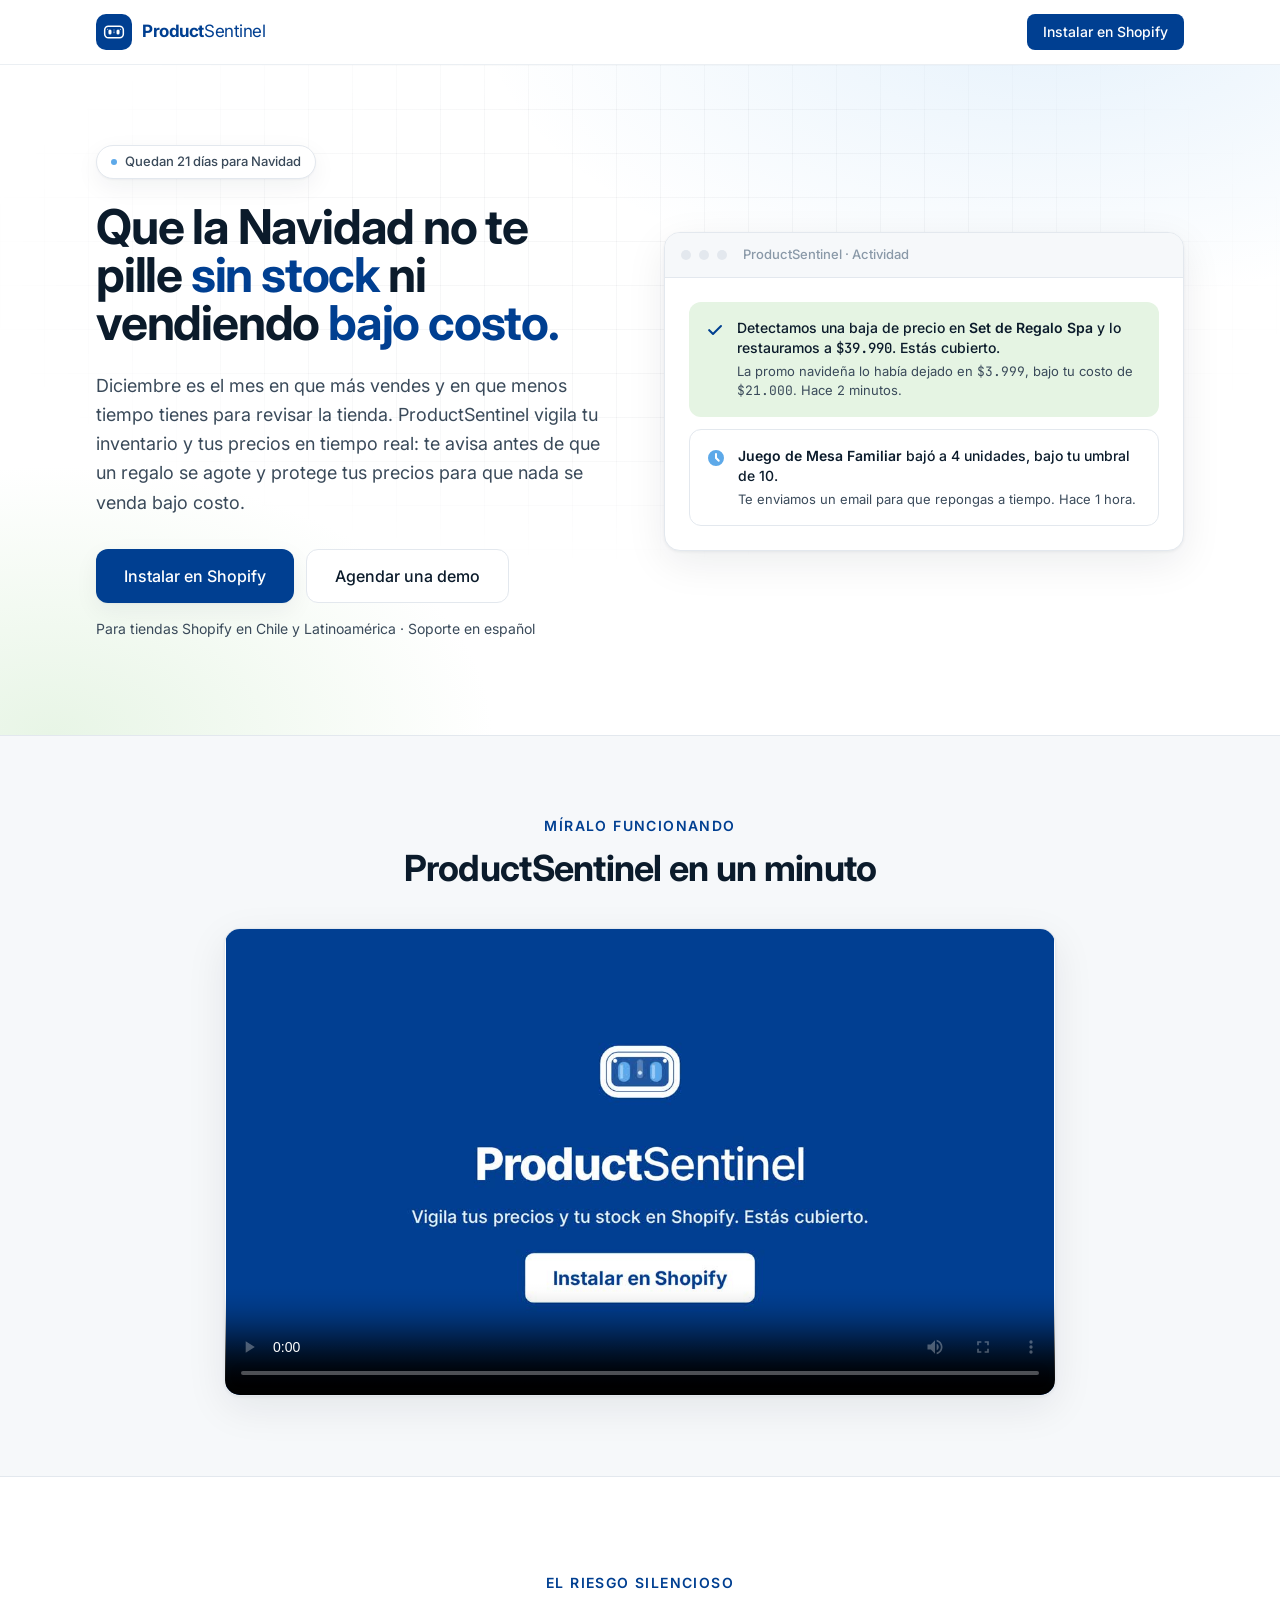
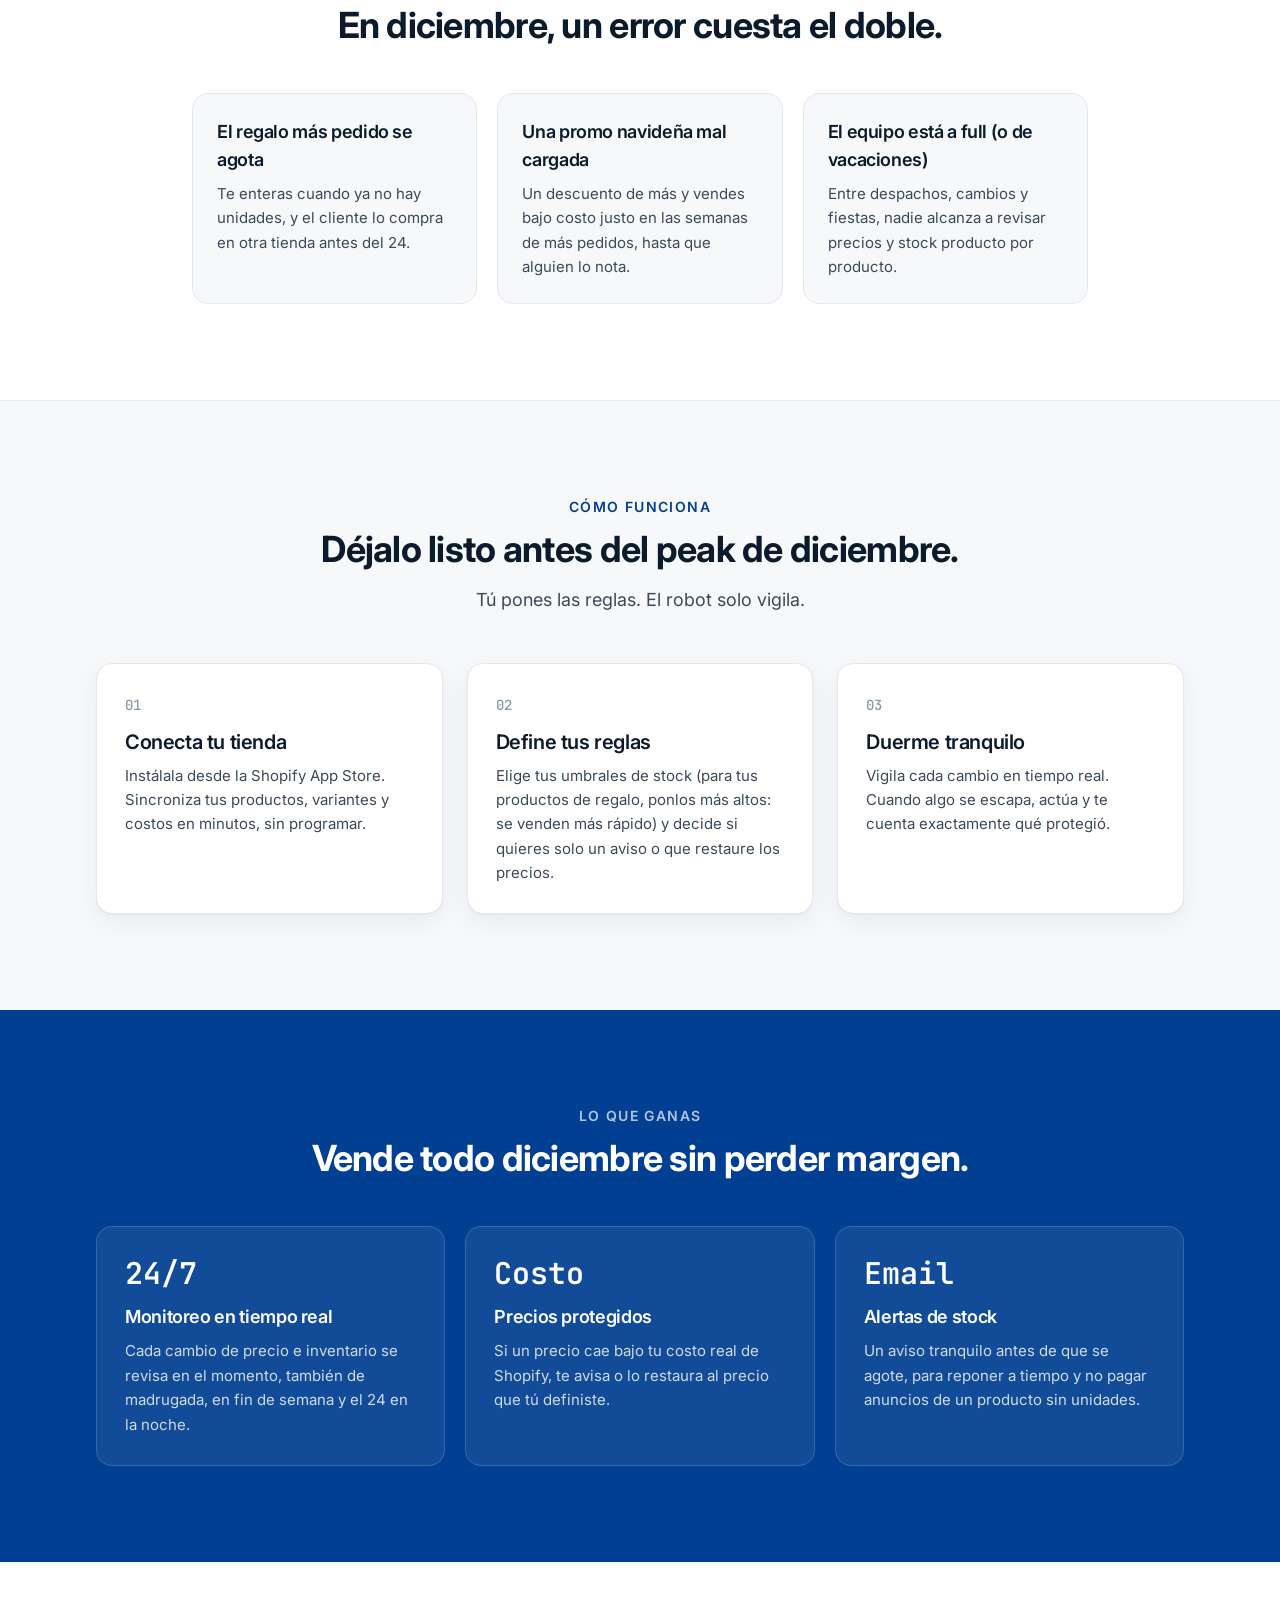
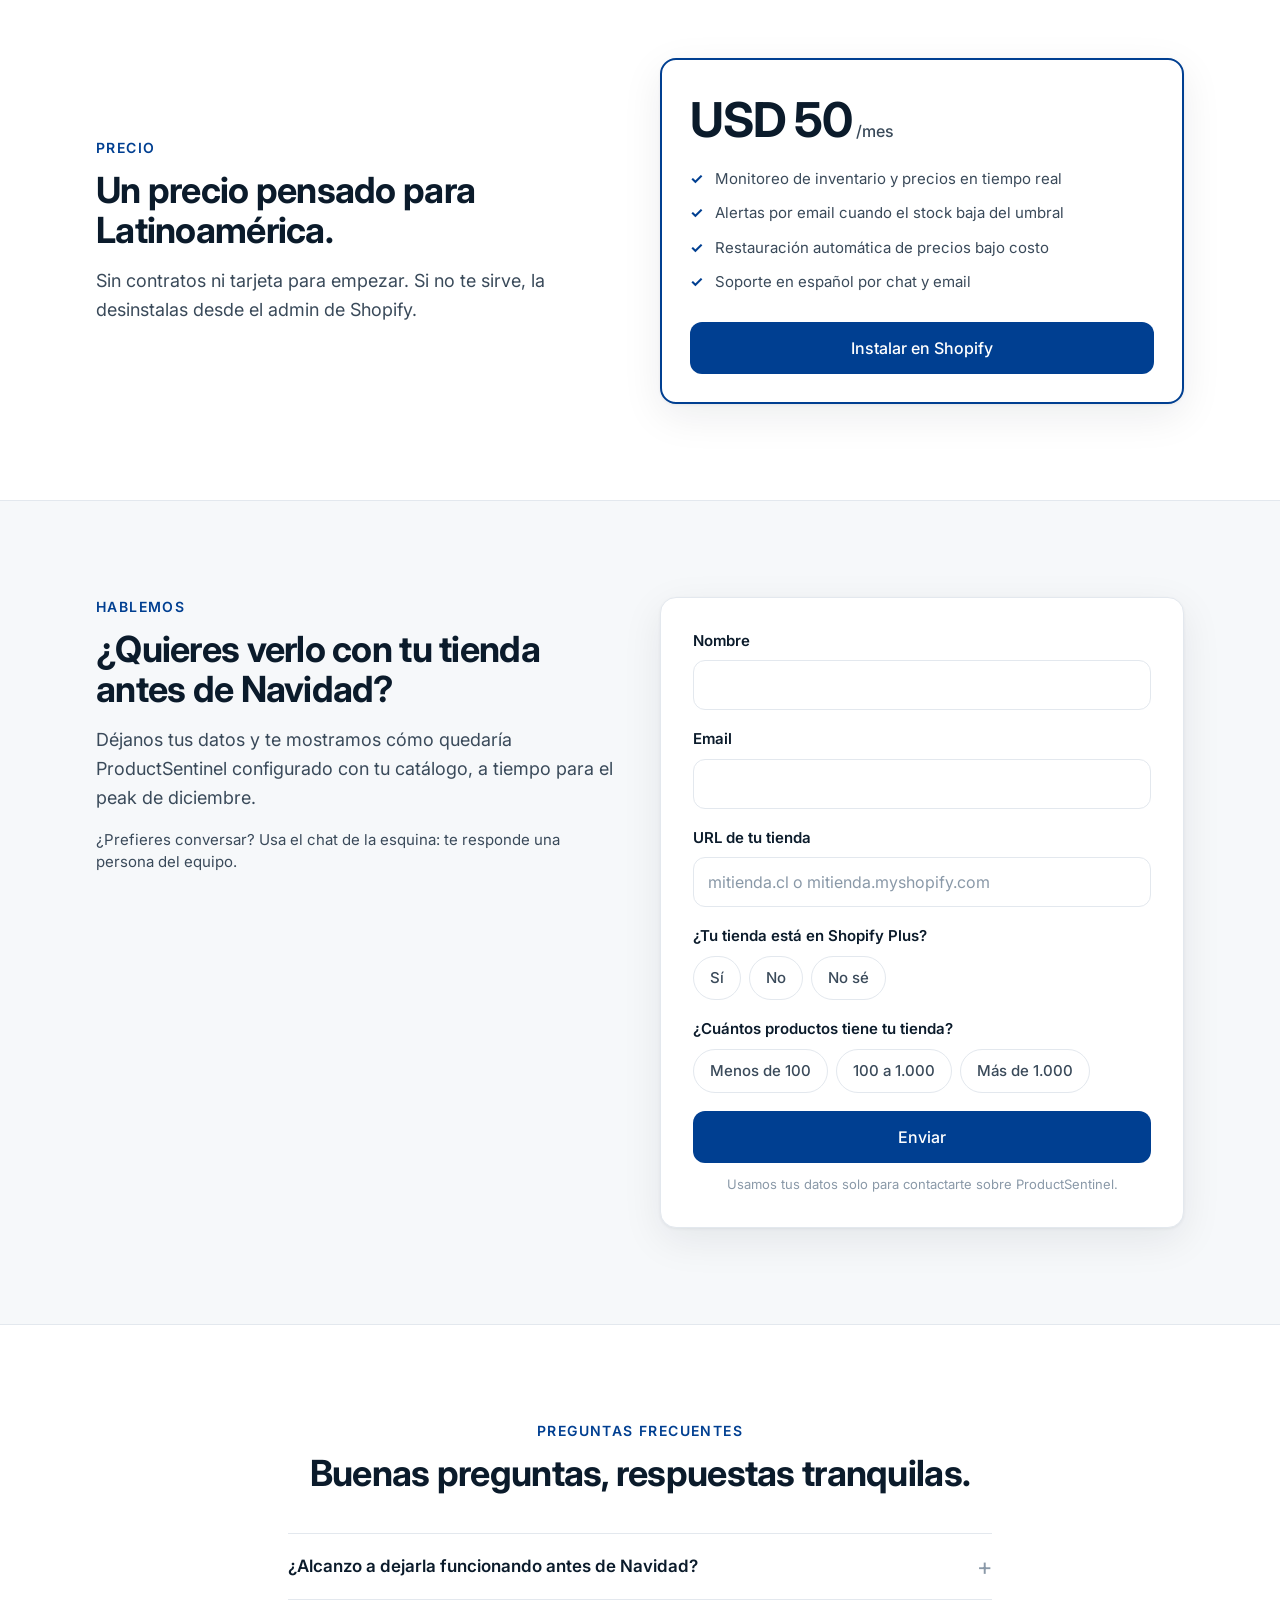
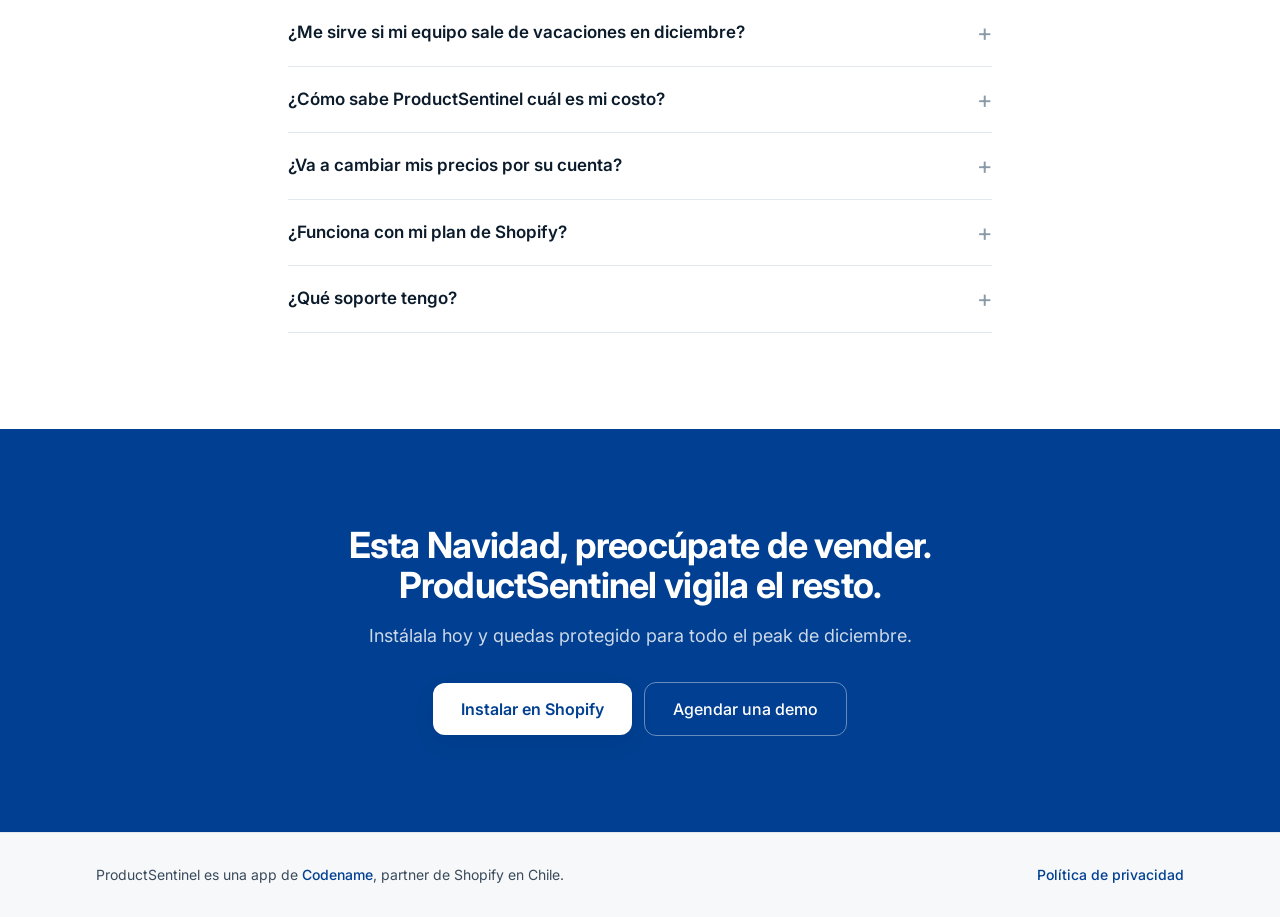
<file: navidad/index.html>
<!DOCTYPE html>
<html lang="es">
<head>
    <meta charset="UTF-8">
    <meta name="viewport" content="width=device-width, initial-scale=1.0">
    <title>ProductSentinel · Que la Navidad no te pille sin stock ni vendiendo bajo costo</title>
    <meta name="description" content="En diciembre vendes más que nunca. ProductSentinel vigila el inventario y los precios de tu tienda Shopify en tiempo real: te avisa antes de quedarte sin stock y protege tus precios para que nada se venda bajo costo.">
    <link rel="canonical" href="https://productsentinel.com/navidad/">
    <meta property="og:title" content="Que la Navidad no te pille sin stock ni vendiendo bajo costo">
    <meta property="og:description" content="ProductSentinel vigila inventario y precios de tu tienda Shopify en tiempo real.">
    <meta property="og:type" content="website">
    <meta property="og:url" content="https://productsentinel.com/navidad/">
    <meta property="og:locale" content="es_CL">
    <meta name="theme-color" content="#003F91">

    <link rel="icon" type="image/svg+xml" href="data:image/svg+xml,%3Csvg xmlns='http://www.w3.org/2000/svg' viewBox='0 0 100 100' style='background:%23003F91'%3E%3Cg transform='translate(15, 15) scale(0.7)'%3E%3Crect x='13' y='27' width='74' height='46' rx='15' fill='none' stroke='%23FFFFFF' stroke-width='6' stroke-linecap='round' stroke-linejoin='round'/%3E%3Crect x='28' y='40' width='12' height='20' rx='6' fill='%23FFFFFF'/%3E%3Crect x='30' y='43' width='3' height='14' rx='1.5' fill='%23ffffff' opacity='0.4'/%3E%3Crect x='60' y='40' width='12' height='20' rx='6' fill='%23FFFFFF'/%3E%3Crect x='62' y='43' width='3' height='14' rx='1.5' fill='%23ffffff' opacity='0.4'/%3E%3Cpath d='M47 40 C 47 37, 53 37, 53 40 L 53 54 C 53 57, 47 57, 47 54 Z' fill='%23FFFFFF' opacity='0.25'/%3E%3Ccircle cx='50' cy='51' r='2' fill='%23FFFFFF' opacity='0.75'/%3E%3Ccircle cx='25' cy='39' r='2' fill='%23FFFFFF'/%3E%3Ccircle cx='75' cy='39' r='2' fill='%23FFFFFF'/%3E%3C/g%3E%3C/svg%3E">

    <link rel="preconnect" href="https://fonts.googleapis.com">
    <link rel="preconnect" href="https://fonts.gstatic.com" crossorigin>
    <link href="https://fonts.googleapis.com/css2?family=Inter:wght@400;500;600;700&family=JetBrains+Mono:wght@400;500&display=swap" rel="stylesheet">

    <!-- Tailwind compilado (ver tailwind.config.js). Recompilar: npx tailwindcss@3.4.17 -i assets/landing.src.css -o assets/landing.css --minify -->
    <link rel="stylesheet" href="/assets/landing.css?v=20261127a">
    <link rel="stylesheet" href="/assets/campaign.css?v=20261119d">
    <script src="/assets/chat-bar.js?v=1"></script>
    <script src="/assets/campaign.js?v=20261127a"></script>
    <!-- Microsoft Clarity (grabaciones de sesión y mapas de calor) -->
    <script type="text/javascript">
        (function(c,l,a,r,i,t,y){
            c[a]=c[a]||function(){(c[a].q=c[a].q||[]).push(arguments)};
            t=l.createElement(r);t.async=1;t.src="https://www.clarity.ms/tag/"+i;
            y=l.getElementsByTagName(r)[0];y.parentNode.insertBefore(t,y);
        })(window, document, "clarity", "script", "zioogkx40d");
        clarity("set", "product", "ps");
        clarity("set", "landing", location.pathname);
        clarity("set", "ab_variant", document.documentElement.getAttribute("data-variant") || "instalar");
    </script>
</head>
<body class="bg-white text-ink-900 antialiased">

    <!-- Barra superior: sin navegación del sitio, solo marca + CTA -->
    <header class="sticky top-0 z-50 border-b border-ink-200/70 bg-white/90 backdrop-blur">
        <div class="mx-auto flex h-16 max-w-6xl items-center justify-between gap-3 px-4 sm:px-8">
            <span class="flex items-center gap-2.5">
                <svg viewBox="0 0 100 100" class="h-9 w-9 rounded-[10px]" style="background:#003F91" aria-hidden="true"><g transform="translate(15, 15) scale(0.7)"><rect x="13" y="27" width="74" height="46" rx="15" fill="none" stroke="#FFFFFF" stroke-width="6" stroke-linecap="round" stroke-linejoin="round"/><rect x="28" y="40" width="12" height="20" rx="6" fill="#FFFFFF"/><rect x="30" y="43" width="3" height="14" rx="1.5" fill="#ffffff" opacity="0.4"/><rect x="60" y="40" width="12" height="20" rx="6" fill="#FFFFFF"/><rect x="62" y="43" width="3" height="14" rx="1.5" fill="#ffffff" opacity="0.4"/><path d="M47 40 C 47 37, 53 37, 53 40 L 53 54 C 53 57, 47 57, 47 54 Z" fill="#FFFFFF" opacity="0.25"/><circle cx="50" cy="51" r="2" fill="#FFFFFF" opacity="0.75"/><circle cx="25" cy="39" r="2" fill="#FFFFFF"/><circle cx="75" cy="39" r="2" fill="#FFFFFF"/></g></svg>
                <span class="text-[17px] tracking-tight text-blue-brand" style="font-weight:700">Product<span style="font-weight:400">Sentinel</span></span>
            </span>
            <a href="https://apps.shopify.com/productsentinel" target="_blank" rel="noopener" data-track="install_click" data-loc="header" class="inline-flex items-center gap-2 rounded-lg bg-blue-brand px-4 py-2 text-sm font-medium text-white transition hover:bg-[#00347a]">
                Instalar en Shopify
            </a>
        </div>
    </header>

    <main>
        <!-- 1. Hero -->
        <section class="hero-wash-xmas relative overflow-hidden pt-12 pb-16 sm:pt-20 sm:pb-24" data-hide-sticky>
            <div class="grid-faint pointer-events-none absolute inset-0"></div>
            <div class="relative mx-auto grid max-w-6xl items-center gap-12 px-4 sm:px-8 lg:grid-cols-2">
                <div class="flex flex-col items-start">
                    <span class="inline-flex items-center gap-2 rounded-full border border-ink-200 bg-white px-3.5 py-1.5 text-[13px] font-medium text-ink-700 shadow-soft">
                        <span class="inline-block h-1.5 w-1.5 rounded-full bg-sky-brand"></span>
                        <span data-countdown>Temporada de Navidad</span>
                    </span>
                    <h1 class="order-1 mt-6 text-4xl font-bold tracking-tight text-ink-900 sm:text-5xl">
                        Que la Navidad no te pille <span class="text-blue-brand">sin stock</span> ni vendiendo <span class="text-blue-brand">bajo costo.</span>
                    </h1>
                    <p class="order-3 mt-6 max-w-xl text-lg sm:order-2 leading-relaxed text-ink-700">
                        Diciembre es el mes en que más vendes y en que menos tiempo tienes para revisar la tienda.
                        ProductSentinel vigila tu inventario y tus precios en tiempo real: te avisa antes de que un regalo
                        se agote y protege tus precios para que nada se venda bajo costo.
                    </p>
                    <div class="order-2 mt-8 flex w-full flex-col gap-3 sm:order-3 sm:w-auto sm:flex-row">
                        <a href="https://apps.shopify.com/productsentinel" target="_blank" rel="noopener" data-track="install_click" data-loc="hero" class="inline-flex w-full items-center justify-center gap-2 rounded-xl bg-blue-brand px-7 py-3.5 text-base font-medium text-white shadow-soft transition hover:bg-[#00347a] sm:w-auto">
                            Instalar en Shopify
                        </a>
                        <a href="https://calendar.app.google/mbWZvPPwqKrt9QBa8" target="_blank" rel="noopener" data-track="schedule_click" data-loc="hero" class="inline-flex w-full items-center justify-center rounded-xl border border-ink-200 bg-white px-7 py-3.5 text-base font-medium text-ink-900 transition hover:border-ink-400 sm:w-auto">
                            Agendar una demo
                        </a>
                    </div>
                    <p class="order-2 mt-4 text-sm text-ink-700 sm:order-4">Para tiendas Shopify en Chile y Latinoamérica · Soporte en español</p>
                </div>

                <!-- Visual: reporte calmado de lo que protegió (demostramos, no prometemos) -->
                <div class="reveal" aria-hidden="true">
                    <div class="overflow-hidden rounded-2xl border border-ink-200 bg-white shadow-card">
                        <div class="flex items-center gap-2 border-b border-ink-200 bg-ink-50 px-4 py-3">
                            <span class="h-2.5 w-2.5 rounded-full bg-ink-200"></span>
                            <span class="h-2.5 w-2.5 rounded-full bg-ink-200"></span>
                            <span class="h-2.5 w-2.5 rounded-full bg-ink-200"></span>
                            <span class="ml-2 text-[13px] font-medium text-ink-400">ProductSentinel · Actividad</span>
                        </div>
                        <div class="space-y-3 p-5 sm:p-6">
                            <div class="flex items-start gap-3 rounded-xl bg-mint-brand p-4">
                                <svg class="mt-0.5 h-5 w-5 flex-shrink-0 text-blue-brand" viewBox="0 0 20 20" fill="currentColor"><path fill-rule="evenodd" d="M16.7 5.3a1 1 0 010 1.4l-8 8a1 1 0 01-1.4 0l-4-4a1 1 0 011.4-1.4L8 12.6l7.3-7.3a1 1 0 011.4 0z" clip-rule="evenodd"/></svg>
                                <div class="min-w-0">
                                    <p class="text-sm font-medium text-ink-900">Detectamos una baja de precio en <span class="font-semibold">Set de Regalo Spa</span> y lo restauramos a <span class="font-mono">$39.990</span>. Estás cubierto.</p>
                                    <p class="mt-1 text-[13px] text-ink-700">La promo navideña lo había dejado en <span class="font-mono">$3.999</span>, bajo tu costo de <span class="font-mono">$21.000</span>. Hace 2 minutos.</p>
                                </div>
                            </div>
                            <div class="flex items-start gap-3 rounded-xl border border-ink-200 p-4">
                                <svg class="mt-0.5 h-5 w-5 flex-shrink-0 text-sky-brand" viewBox="0 0 20 20" fill="currentColor"><path fill-rule="evenodd" d="M18 10A8 8 0 11 2 10a8 8 0 0116 0zm-7-4a1 1 0 10-2 0v4a1 1 0 00.3.7l2.8 2.8a1 1 0 001.4-1.4L11 9.6V6z" clip-rule="evenodd"/></svg>
                                <div class="min-w-0">
                                    <p class="text-sm font-medium text-ink-900"><span class="font-semibold">Juego de Mesa Familiar</span> bajó a 4 unidades, bajo tu umbral de 10.</p>
                                    <p class="mt-1 text-[13px] text-ink-700">Te enviamos un email para que repongas a tiempo. Hace 1 hora.</p>
                                </div>
                            </div>
                        </div>
                    </div>
                </div>
            </div>
        </section>

        <!-- 2. Video -->
        <section class="border-t border-ink-200 bg-ink-50 py-16 sm:py-20">
            <div class="mx-auto max-w-4xl px-4 sm:px-8">
                <p class="text-center text-sm font-semibold uppercase tracking-widest text-blue-brand">Míralo funcionando</p>
                <h2 class="mt-3 text-center text-3xl font-bold text-ink-900 sm:text-4xl">ProductSentinel en un minuto</h2>
                <div class="relative mt-10 aspect-video overflow-hidden rounded-2xl border border-ink-200 bg-white shadow-card" data-video="ProductSentinel en un minuto">
                    <div class="absolute inset-0 grid place-items-center p-4 text-center font-mono text-sm text-ink-700">Video del producto<br>(pendiente: videoUrl en /assets/campaign.js)</div>
                </div>
            </div>
        </section>

        <!-- El problema -->
        <section class="border-t border-ink-200 bg-white py-16 sm:py-24">
            <div class="mx-auto max-w-6xl px-4 sm:px-8">
                <div class="mx-auto max-w-2xl text-center">
                    <p class="text-sm font-semibold uppercase tracking-widest text-blue-brand">El riesgo silencioso</p>
                    <h2 class="mt-3 text-3xl font-bold text-ink-900 sm:text-4xl">En diciembre, un error cuesta el doble.</h2>
                </div>
                <div class="mx-auto mt-12 grid max-w-4xl gap-5 sm:grid-cols-3">
                    <div class="reveal rounded-2xl border border-ink-200 bg-ink-50 p-6">
                        <h3 class="text-lg font-semibold text-ink-900">El regalo más pedido se agota</h3>
                        <p class="mt-2 text-[15px] leading-relaxed text-ink-700">Te enteras cuando ya no hay unidades, y el cliente lo compra en otra tienda antes del 24.</p>
                    </div>
                    <div class="reveal rounded-2xl border border-ink-200 bg-ink-50 p-6">
                        <h3 class="text-lg font-semibold text-ink-900">Una promo navideña mal cargada</h3>
                        <p class="mt-2 text-[15px] leading-relaxed text-ink-700">Un descuento de más y vendes bajo costo justo en las semanas de más pedidos, hasta que alguien lo nota.</p>
                    </div>
                    <div class="reveal rounded-2xl border border-ink-200 bg-ink-50 p-6">
                        <h3 class="text-lg font-semibold text-ink-900">El equipo está a full (o de vacaciones)</h3>
                        <p class="mt-2 text-[15px] leading-relaxed text-ink-700">Entre despachos, cambios y fiestas, nadie alcanza a revisar precios y stock producto por producto.</p>
                    </div>
                </div>
            </div>
        </section>

        <!-- 3. Cómo funciona -->
        <section class="border-t border-ink-200 bg-ink-50 py-16 sm:py-24">
            <div class="mx-auto max-w-6xl px-4 sm:px-8">
                <div class="mx-auto max-w-2xl text-center">
                    <p class="text-sm font-semibold uppercase tracking-widest text-blue-brand">Cómo funciona</p>
                    <h2 class="mt-3 text-3xl font-bold text-ink-900 sm:text-4xl">Déjalo listo antes del peak de diciembre.</h2>
                    <p class="mt-4 text-lg leading-relaxed text-ink-700">Tú pones las reglas. El robot solo vigila.</p>
                </div>
                <div class="mt-12 grid gap-6 md:grid-cols-3">
                    <div class="reveal rounded-2xl border border-ink-200 bg-white p-7 shadow-soft">
                        <span class="font-mono text-sm font-medium text-ink-400">01</span>
                        <h3 class="mt-3 text-xl font-semibold text-ink-900">Conecta tu tienda</h3>
                        <p class="mt-2 text-[15px] leading-relaxed text-ink-700">Instálala desde la Shopify App Store. Sincroniza tus productos, variantes y costos en minutos, sin programar.</p>
                    </div>
                    <div class="reveal rounded-2xl border border-ink-200 bg-white p-7 shadow-soft">
                        <span class="font-mono text-sm font-medium text-ink-400">02</span>
                        <h3 class="mt-3 text-xl font-semibold text-ink-900">Define tus reglas</h3>
                        <p class="mt-2 text-[15px] leading-relaxed text-ink-700">Elige tus umbrales de stock (para tus productos de regalo, ponlos más altos: se venden más rápido) y decide si quieres solo un aviso o que restaure los precios.</p>
                    </div>
                    <div class="reveal rounded-2xl border border-ink-200 bg-white p-7 shadow-soft">
                        <span class="font-mono text-sm font-medium text-ink-400">03</span>
                        <h3 class="mt-3 text-xl font-semibold text-ink-900">Duerme tranquilo</h3>
                        <p class="mt-2 text-[15px] leading-relaxed text-ink-700">Vigila cada cambio en tiempo real. Cuando algo se escapa, actúa y te cuenta exactamente qué protegió.</p>
                    </div>
                </div>
            </div>
        </section>

        <!-- 4. Beneficios -->
        <section class="bg-blue-brand py-16 sm:py-24">
            <div class="mx-auto max-w-6xl px-4 sm:px-8">
                <div class="mx-auto max-w-2xl text-center">
                    <p class="text-sm font-semibold uppercase tracking-widest text-white/70">Lo que ganas</p>
                    <h2 class="mt-3 text-3xl font-bold text-white sm:text-4xl">Vende todo diciembre sin perder margen.</h2>
                </div>
                <div class="mt-12 grid gap-5 md:grid-cols-3">
                    <div class="rounded-2xl border border-white/15 bg-white/[.07] p-7">
                        <div class="font-mono text-3xl font-semibold text-white">24/7</div>
                        <h3 class="mt-3 text-lg font-semibold text-white">Monitoreo en tiempo real</h3>
                        <p class="mt-2 text-[15px] leading-relaxed text-white/80">Cada cambio de precio e inventario se revisa en el momento, también de madrugada, en fin de semana y el 24 en la noche.</p>
                    </div>
                    <div class="rounded-2xl border border-white/15 bg-white/[.07] p-7">
                        <div class="font-mono text-3xl font-semibold text-white">Costo</div>
                        <h3 class="mt-3 text-lg font-semibold text-white">Precios protegidos</h3>
                        <p class="mt-2 text-[15px] leading-relaxed text-white/80">Si un precio cae bajo tu costo real de Shopify, te avisa o lo restaura al precio que tú definiste.</p>
                    </div>
                    <div class="rounded-2xl border border-white/15 bg-white/[.07] p-7">
                        <div class="font-mono text-3xl font-semibold text-white">Email</div>
                        <h3 class="mt-3 text-lg font-semibold text-white">Alertas de stock</h3>
                        <p class="mt-2 text-[15px] leading-relaxed text-white/80">Un aviso tranquilo antes de que se agote, para reponer a tiempo y no pagar anuncios de un producto sin unidades.</p>
                    </div>
                </div>
            </div>
        </section>

        <!-- 5. Precio -->
        <section id="precio" class="bg-white py-16 sm:py-24">
            <div class="mx-auto grid max-w-6xl items-center gap-10 px-4 sm:px-8 lg:grid-cols-2">
                <div>
                    <p class="text-sm font-semibold uppercase tracking-widest text-blue-brand">Precio</p>
                    <h2 class="mt-3 text-3xl font-bold text-ink-900 sm:text-4xl">Un precio pensado para Latinoamérica.</h2>
                    <p class="mt-4 text-lg leading-relaxed text-ink-700">Sin contratos ni tarjeta para empezar. Si no te sirve, la desinstalas desde el admin de Shopify.</p>
                </div>
                <div class="rounded-2xl border-2 border-blue-brand bg-white p-7 shadow-card">
                    <div class="mt-2 text-5xl font-bold tracking-tight text-ink-900" data-price>USD 50<span class="price-unit"> /mes</span></div>
                    <ul class="mt-6 space-y-3">
                        <li class="flex gap-3 text-[15px] text-ink-700"><span class="font-bold text-blue-brand">✓</span>Monitoreo de inventario y precios en tiempo real</li>
                        <li class="flex gap-3 text-[15px] text-ink-700"><span class="font-bold text-blue-brand">✓</span>Alertas por email cuando el stock baja del umbral</li>
                        <li class="flex gap-3 text-[15px] text-ink-700"><span class="font-bold text-blue-brand">✓</span>Restauración automática de precios bajo costo</li>
                        <li class="flex gap-3 text-[15px] text-ink-700"><span class="font-bold text-blue-brand">✓</span>Soporte en español por chat y email</li>
                    </ul>
                    <a href="https://apps.shopify.com/productsentinel" target="_blank" rel="noopener" data-track="install_click" data-loc="pricing" class="mt-7 inline-flex w-full items-center justify-center rounded-xl bg-blue-brand px-7 py-3.5 text-base font-medium text-white transition hover:bg-[#00347a]">
                        Instalar en Shopify
                    </a>
                </div>
            </div>
        </section>

        <!-- 6. Formulario -->
        <section id="contacto" class="border-t border-ink-200 bg-ink-50 py-16 sm:py-24" data-hide-sticky>
            <div class="mx-auto grid max-w-6xl items-start gap-10 px-4 sm:px-8 lg:grid-cols-2">
                <div>
                    <p class="text-sm font-semibold uppercase tracking-widest text-blue-brand">Hablemos</p>
                    <h2 class="mt-3 text-3xl font-bold text-ink-900 sm:text-4xl">¿Quieres verlo con tu tienda antes de Navidad?</h2>
                    <p class="mt-4 text-lg leading-relaxed text-ink-700">Déjanos tus datos y te mostramos cómo quedaría ProductSentinel configurado con tu catálogo, a tiempo para el peak de diciembre.</p>
                    <p class="mt-4 text-[15px] text-ink-700">¿Prefieres conversar? Usa el chat de la esquina: te responde una persona del equipo.</p>
                </div>
                <div class="rounded-2xl border border-ink-200 bg-white p-6 shadow-card sm:p-8">
                    <form id="leadForm" novalidate data-qualifier-label="¿Cuántos productos tiene tu tienda?">
                        <div class="field">
                            <label for="lf-name">Nombre</label>
                            <input id="lf-name" name="name" type="text" autocomplete="name" required>
                        </div>
                        <div class="field">
                            <label for="lf-email">Email</label>
                            <input id="lf-email" name="email" type="email" autocomplete="email" inputmode="email" required>
                        </div>
                        <div class="field">
                            <label for="lf-store">URL de tu tienda</label>
                            <input id="lf-store" name="store_url" type="text" inputmode="url" placeholder="mitienda.cl o mitienda.myshopify.com" required>
                        </div>
                        <fieldset class="field">
                            <legend>¿Tu tienda está en Shopify Plus?</legend>
                            <div class="chips">
                                <label class="chip"><input type="radio" name="shopify_plus" value="si" required><span>Sí</span></label>
                                <label class="chip"><input type="radio" name="shopify_plus" value="no"><span>No</span></label>
                                <label class="chip"><input type="radio" name="shopify_plus" value="no-se"><span>No sé</span></label>
                            </div>
                        </fieldset>
                        <fieldset class="field">
                            <legend>¿Cuántos productos tiene tu tienda?</legend>
                            <div class="chips">
                                <label class="chip"><input type="radio" name="qualifier" value="menos-100" required><span>Menos de 100</span></label>
                                <label class="chip"><input type="radio" name="qualifier" value="100-1000"><span>100 a 1.000</span></label>
                                <label class="chip"><input type="radio" name="qualifier" value="mas-1000"><span>Más de 1.000</span></label>
                            </div>
                        </fieldset>
                        <div class="hp" aria-hidden="true">
                            <label for="lf-website">No completar</label>
                            <input id="lf-website" name="website" type="text" tabindex="-1" autocomplete="off">
                        </div>
                        <p class="mb-3 font-semibold text-[#C0392B]" role="alert" data-form-error hidden>Revisa los campos marcados.</p>
                        <button type="submit" class="inline-flex w-full items-center justify-center rounded-xl bg-blue-brand px-7 py-3.5 text-base font-medium text-white transition hover:bg-[#00347a] disabled:opacity-60">Enviar</button>
                        <p class="mt-3 text-center text-[13px] text-ink-400">Usamos tus datos solo para contactarte sobre ProductSentinel.</p>
                    </form>
                    <div id="leadDone" hidden tabindex="-1" class="outline-none">
                        <div class="flex items-start gap-3 rounded-xl bg-mint-brand p-4">
                            <svg class="mt-0.5 h-5 w-5 flex-shrink-0 text-blue-brand" viewBox="0 0 20 20" fill="currentColor"><path fill-rule="evenodd" d="M16.7 5.3a1 1 0 010 1.4l-8 8a1 1 0 01-1.4 0l-4-4a1 1 0 011.4-1.4L8 12.6l7.3-7.3a1 1 0 011.4 0z" clip-rule="evenodd"/></svg>
                            <div>
                                <h3 class="text-lg font-semibold text-ink-900">¡Gracias! Te contactamos pronto.</h3>
                                <p class="mt-1 text-[15px] text-ink-700">Alguien del equipo te escribe pronto. Si quieres adelantarte, agenda directamente o instala la app y empieza ahora.</p>
                            </div>
                        </div>
                        <div class="mt-5 flex flex-col gap-3 sm:flex-row">
                            <a href="https://calendar.app.google/mbWZvPPwqKrt9QBa8" target="_blank" rel="noopener" data-track="schedule_click" data-loc="form_thanks" class="inline-flex flex-1 items-center justify-center rounded-xl bg-blue-brand px-5 py-3 font-medium text-white transition hover:bg-[#00347a]">Agendar una reunión</a>
                            <a href="https://apps.shopify.com/productsentinel" target="_blank" rel="noopener" data-track="install_click" data-loc="form_thanks" class="inline-flex flex-1 items-center justify-center rounded-xl border border-ink-200 bg-white px-5 py-3 font-medium text-ink-900 transition hover:border-ink-400">Instalar en Shopify</a>
                        </div>
                    </div>
                </div>
            </div>
        </section>

        <!-- 7. FAQ -->
        <section class="border-t border-ink-200 bg-white py-16 sm:py-24">
            <div class="mx-auto max-w-3xl px-4 sm:px-8">
                <div class="text-center">
                    <p class="text-sm font-semibold uppercase tracking-widest text-blue-brand">Preguntas frecuentes</p>
                    <h2 class="mt-3 text-3xl font-bold text-ink-900 sm:text-4xl">Buenas preguntas, respuestas tranquilas.</h2>
                </div>
                <div class="mt-10 divide-y divide-ink-200 border-y border-ink-200">
                    <details class="group py-5">
                        <summary class="faq-q">¿Alcanzo a dejarla funcionando antes de Navidad?<span class="faq-icon" aria-hidden="true">+</span></summary>
                        <p class="mt-3 text-[15px] leading-relaxed text-ink-700">Sí. Se instala desde la Shopify App Store y se configura desde el admin de tu tienda, sin programar. Si te trabas, te ayudamos por chat.</p>
                    </details>
                    <details class="group py-5">
                        <summary class="faq-q">¿Me sirve si mi equipo sale de vacaciones en diciembre?<span class="faq-icon" aria-hidden="true">+</span></summary>
                        <p class="mt-3 text-[15px] leading-relaxed text-ink-700">Para eso está. ProductSentinel vigila inventario y precios todo el día y te avisa por email, así nadie tiene que estar revisando la tienda.</p>
                    </details>
                    <details class="group py-5">
                        <summary class="faq-q">¿Cómo sabe ProductSentinel cuál es mi costo?<span class="faq-icon" aria-hidden="true">+</span></summary>
                        <p class="mt-3 text-[15px] leading-relaxed text-ink-700">Lee el costo por artículo que ya tienes en Shopify y lo mantiene sincronizado. Así, "bajo costo" siempre refleja tus números reales.</p>
                    </details>
                    <details class="group py-5">
                        <summary class="faq-q">¿Va a cambiar mis precios por su cuenta?<span class="faq-icon" aria-hidden="true">+</span></summary>
                        <p class="mt-3 text-[15px] leading-relaxed text-ink-700">Solo si lo activas. Por defecto te avisa. Con la restauración automática activada, vuelve al precio que tú habías definido: nunca inventa precios nuevos.</p>
                    </details>
                    <details class="group py-5">
                        <summary class="faq-q">¿Funciona con mi plan de Shopify?<span class="faq-icon" aria-hidden="true">+</span></summary>
                        <p class="mt-3 text-[15px] leading-relaxed text-ink-700">ProductSentinel funciona en tiendas Shopify con cualquier plan, desde Basic hasta Plus.</p>
                    </details>
                    <details class="group py-5">
                        <summary class="faq-q">¿Qué soporte tengo?<span class="faq-icon" aria-hidden="true">+</span></summary>
                        <p class="mt-3 text-[15px] leading-relaxed text-ink-700">Un equipo en Chile que responde en español por chat y email. Puedes escribirnos desde esta página o desde la app.</p>
                    </details>
                </div>
            </div>
        </section>

        <!-- 8. Cierre -->
        <section class="bg-blue-brand py-16 sm:py-24" data-hide-sticky>
            <div class="mx-auto max-w-3xl px-4 text-center sm:px-8">
                <h2 class="text-3xl font-bold text-white sm:text-4xl">Esta Navidad, preocúpate de vender. ProductSentinel vigila el resto.</h2>
                <p class="mx-auto mt-4 max-w-xl text-lg leading-relaxed text-white/80">Instálala hoy y quedas protegido para todo el peak de diciembre.</p>
                <div class="mt-8 flex flex-col items-center justify-center gap-3 sm:flex-row">
                    <a href="https://apps.shopify.com/productsentinel" target="_blank" rel="noopener" data-track="install_click" data-loc="final" class="inline-flex w-full items-center justify-center rounded-xl bg-white px-7 py-3.5 text-base font-semibold text-blue-brand shadow-soft transition hover:bg-ink-50 sm:w-auto">Instalar en Shopify</a>
                    <a href="https://calendar.app.google/mbWZvPPwqKrt9QBa8" target="_blank" rel="noopener" data-track="schedule_click" data-loc="final" class="inline-flex w-full items-center justify-center rounded-xl border border-white/40 px-7 py-3.5 text-base font-medium text-white transition hover:border-white sm:w-auto">Agendar una demo</a>
                </div>
            </div>
        </section>
    </main>

    <footer class="border-t border-ink-200 bg-ink-50">
        <div class="mx-auto flex max-w-6xl flex-col gap-2 px-4 py-8 text-sm text-ink-700 sm:flex-row sm:justify-between sm:px-8">
            <p>ProductSentinel es una app de <a href="https://codename.cl" target="_blank" rel="noopener" class="font-medium text-blue-brand">Codename</a>, partner de Shopify en Chile.</p>
            <p><a href="/privacy-policy" class="font-medium text-blue-brand">Política de privacidad</a></p>
        </div>
    </footer>

</body>
</html>
</file>
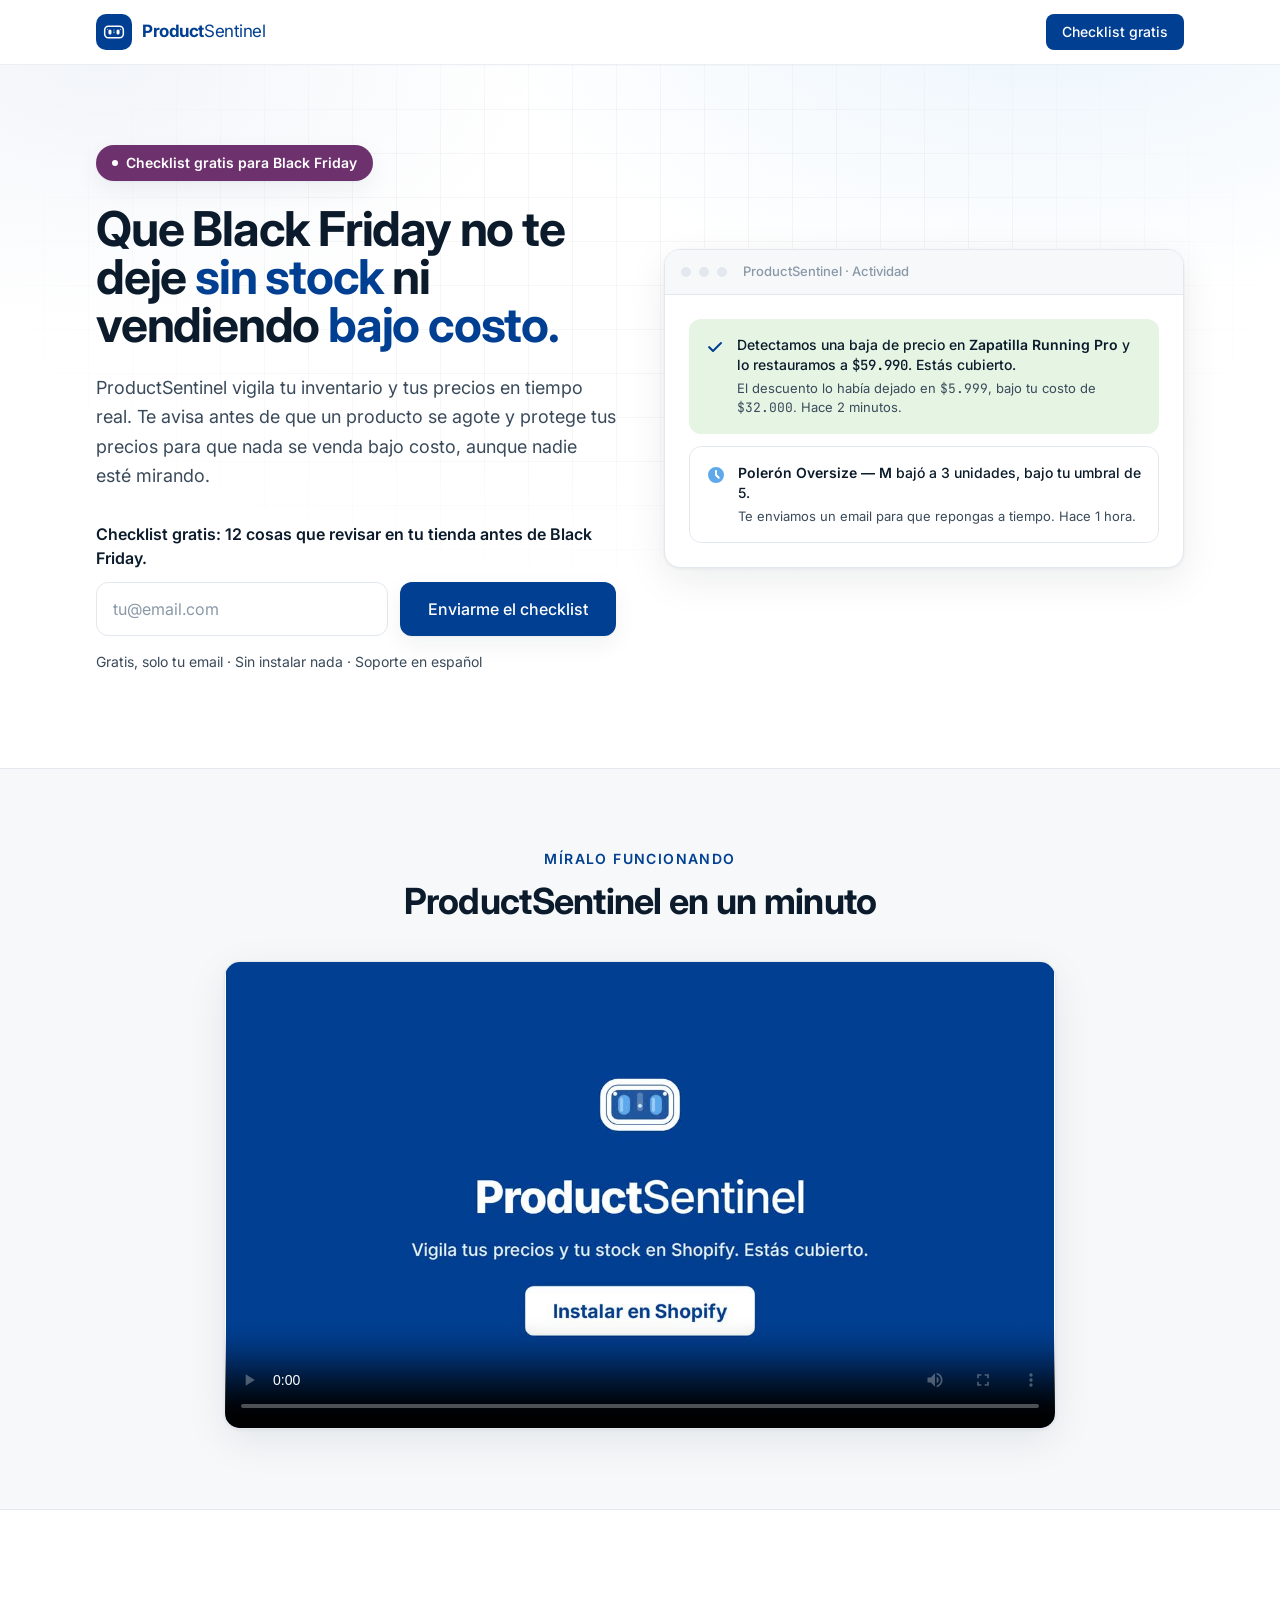
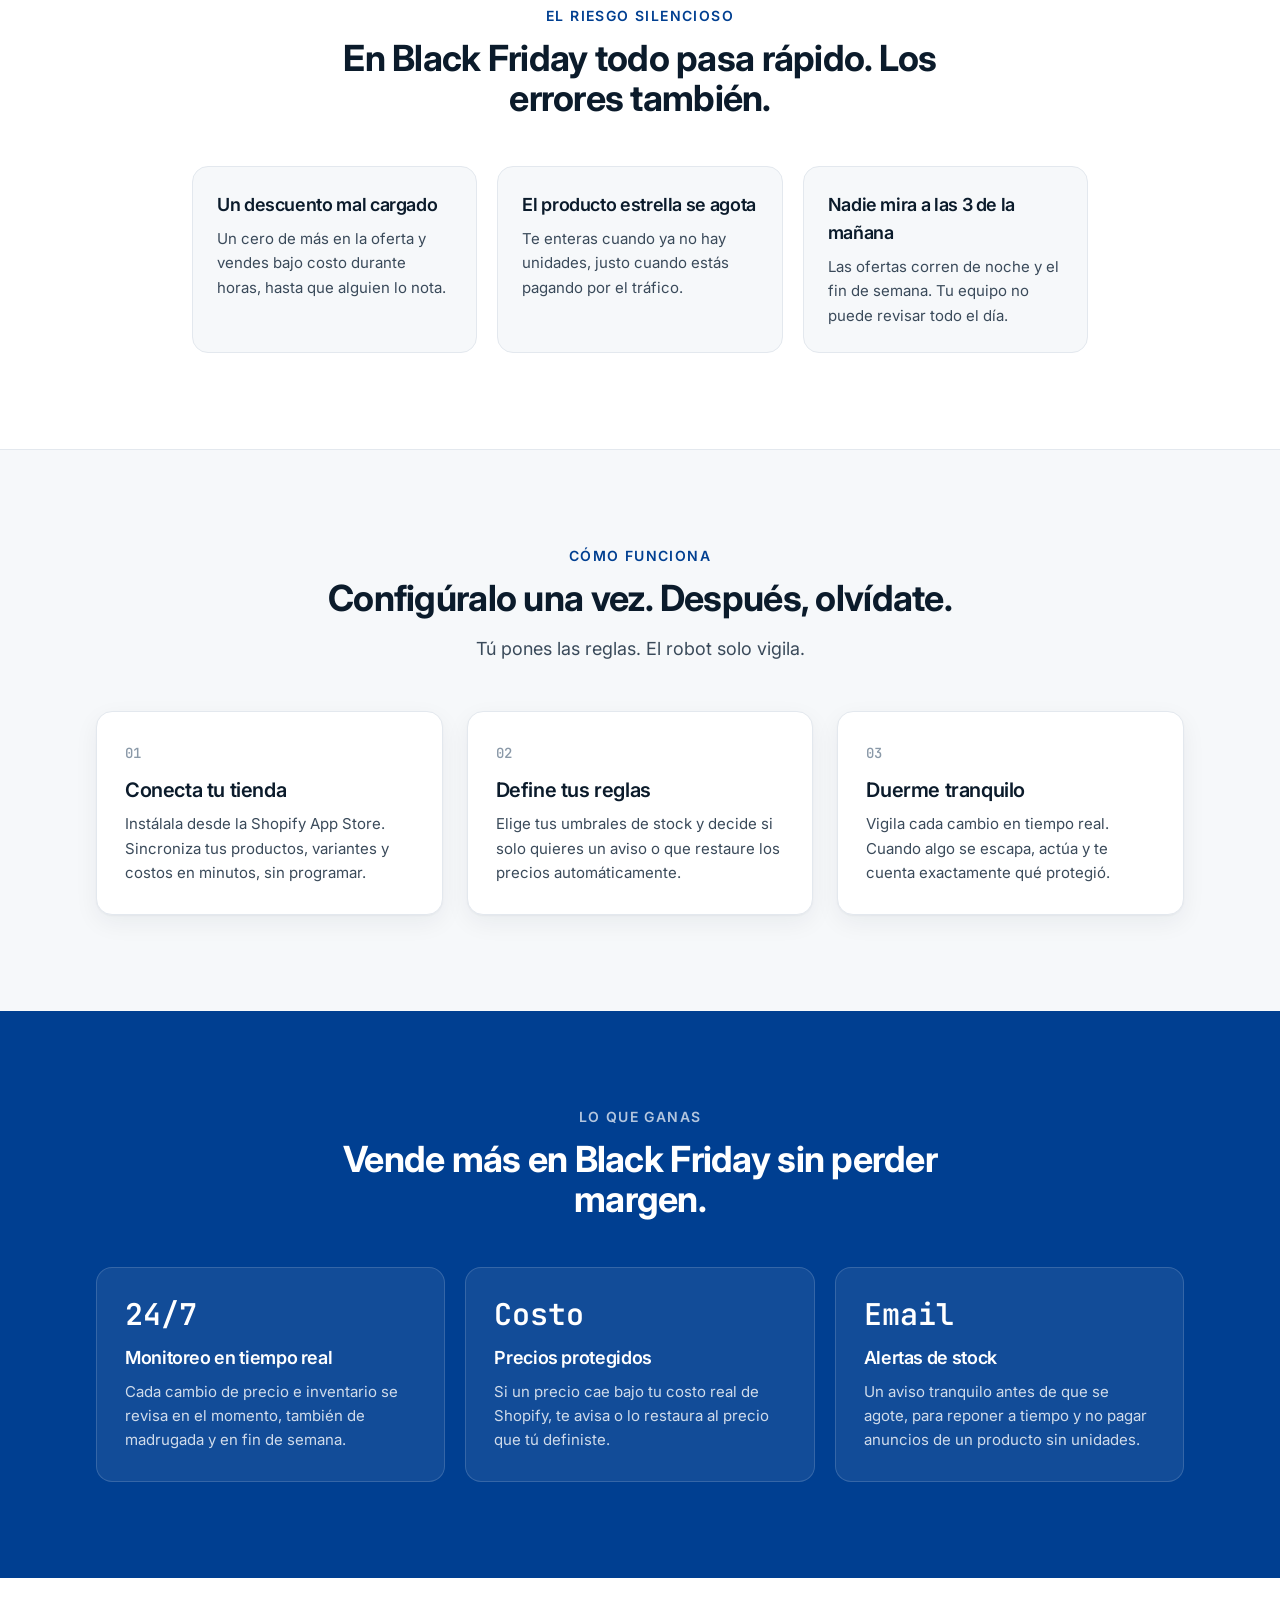
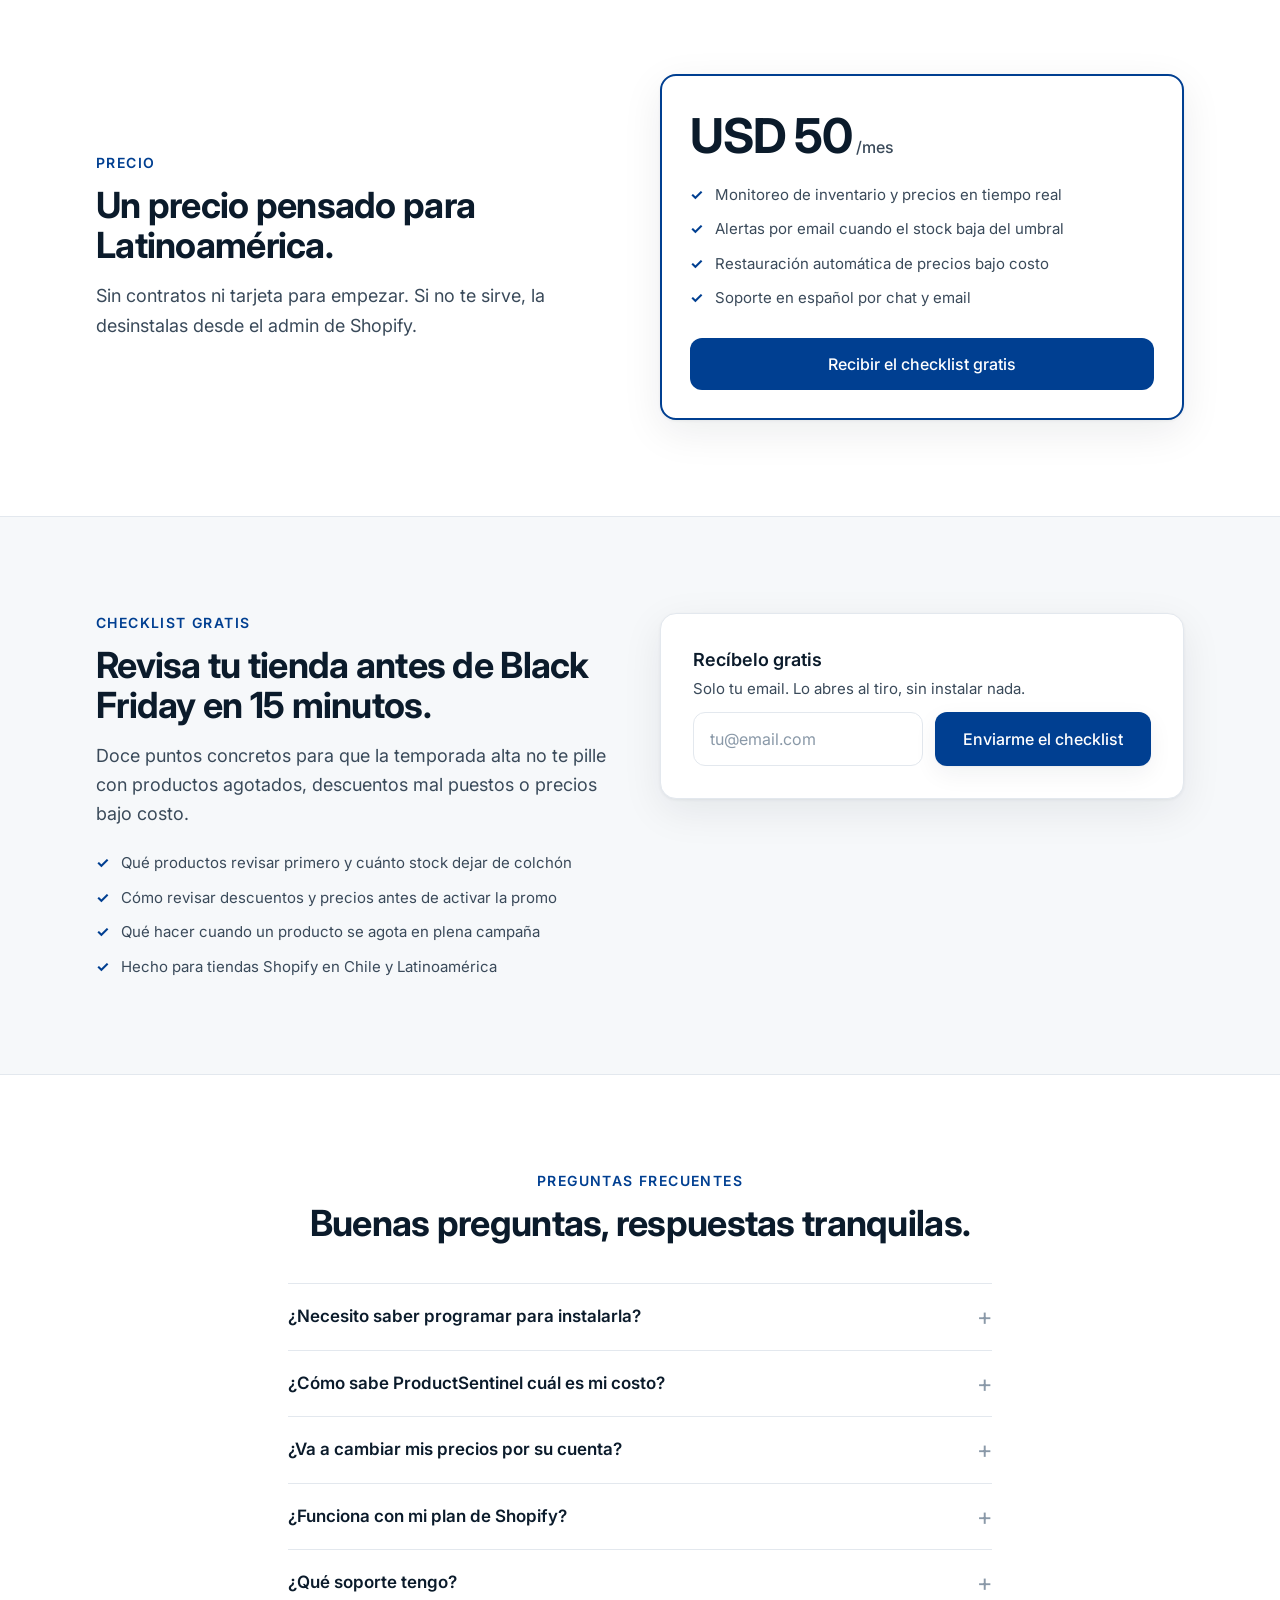
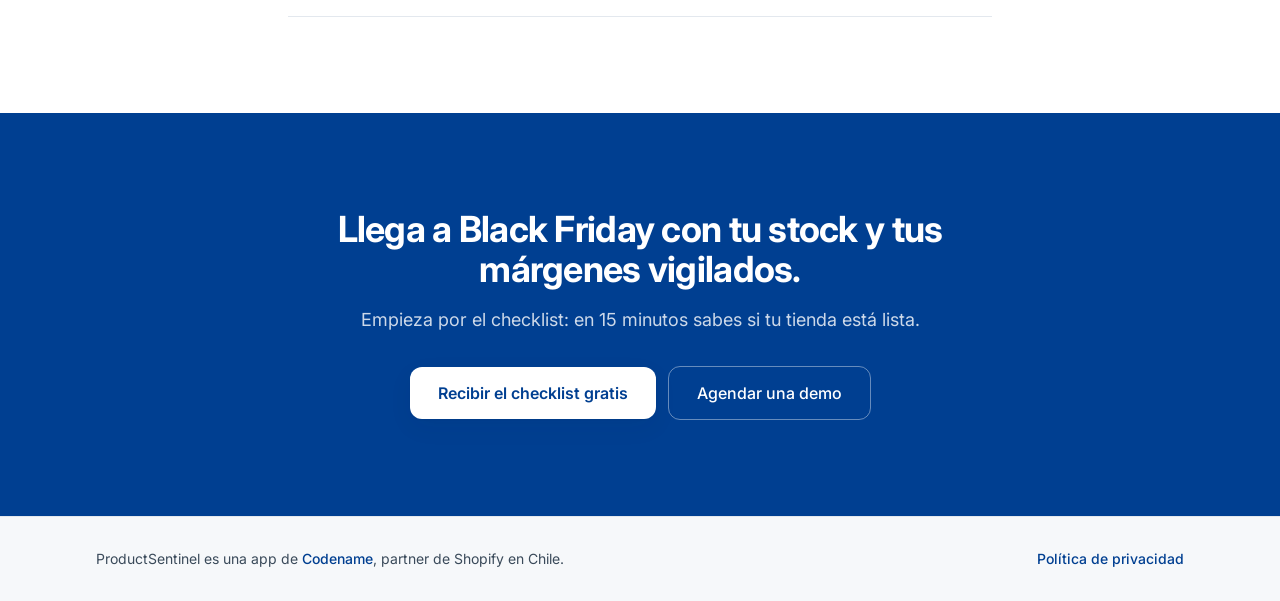
<file: black/guia/index.html>
<!DOCTYPE html>
<html lang="es" data-variant="lista">
<head>
    <meta charset="UTF-8">
    <meta name="viewport" content="width=device-width, initial-scale=1.0">
    <title>ProductSentinel · Que Black Friday no te deje sin stock ni vendiendo bajo costo</title>
    <meta name="description" content="Oferta Black Friday: 10 días gratis. ProductSentinel vigila el inventario y los precios de tu tienda Shopify en tiempo real: te avisa cuando el stock baja y protege tus precios para que nada se venda bajo costo.">
    <link rel="canonical" href="https://productsentinel.com/black/">
    <meta name="robots" content="noindex">
    <meta property="og:title" content="Que Black Friday no te deje sin stock ni vendiendo bajo costo">
    <meta property="og:description" content="Oferta Black Friday: 10 días gratis. ProductSentinel vigila inventario y precios de tu tienda Shopify en tiempo real.">
    <meta property="og:type" content="website">
    <meta property="og:url" content="https://productsentinel.com/black/">
    <meta property="og:locale" content="es_CL">
    <meta name="theme-color" content="#003F91">

    <link rel="icon" type="image/svg+xml" href="data:image/svg+xml,%3Csvg xmlns='http://www.w3.org/2000/svg' viewBox='0 0 100 100' style='background:%23003F91'%3E%3Cg transform='translate(15, 15) scale(0.7)'%3E%3Crect x='13' y='27' width='74' height='46' rx='15' fill='none' stroke='%23FFFFFF' stroke-width='6' stroke-linecap='round' stroke-linejoin='round'/%3E%3Crect x='28' y='40' width='12' height='20' rx='6' fill='%23FFFFFF'/%3E%3Crect x='30' y='43' width='3' height='14' rx='1.5' fill='%23ffffff' opacity='0.4'/%3E%3Crect x='60' y='40' width='12' height='20' rx='6' fill='%23FFFFFF'/%3E%3Crect x='62' y='43' width='3' height='14' rx='1.5' fill='%23ffffff' opacity='0.4'/%3E%3Cpath d='M47 40 C 47 37, 53 37, 53 40 L 53 54 C 53 57, 47 57, 47 54 Z' fill='%23FFFFFF' opacity='0.25'/%3E%3Ccircle cx='50' cy='51' r='2' fill='%23FFFFFF' opacity='0.75'/%3E%3Ccircle cx='25' cy='39' r='2' fill='%23FFFFFF'/%3E%3Ccircle cx='75' cy='39' r='2' fill='%23FFFFFF'/%3E%3C/g%3E%3C/svg%3E">

    <link rel="preconnect" href="https://fonts.googleapis.com">
    <link rel="preconnect" href="https://fonts.gstatic.com" crossorigin>
    <link href="https://fonts.googleapis.com/css2?family=Inter:wght@400;500;600;700&family=JetBrains+Mono:wght@400;500&display=swap" rel="stylesheet">

    <!-- Tailwind compilado (ver tailwind.config.js). Recompilar: npx tailwindcss@3.4.17 -i assets/landing.src.css -o assets/landing.css --minify -->
    <link rel="stylesheet" href="/assets/landing.css?v=20261127a">
    <link rel="stylesheet" href="/assets/campaign.css?v=20261119d">
    <script src="/assets/chat-bar.js?v=1"></script>
    <script src="/assets/campaign.js?v=20261127a"></script>
    <!-- Microsoft Clarity (grabaciones de sesión y mapas de calor) -->
    <script type="text/javascript">
        (function(c,l,a,r,i,t,y){
            c[a]=c[a]||function(){(c[a].q=c[a].q||[]).push(arguments)};
            t=l.createElement(r);t.async=1;t.src="https://www.clarity.ms/tag/"+i;
            y=l.getElementsByTagName(r)[0];y.parentNode.insertBefore(t,y);
        })(window, document, "clarity", "script", "zioogkx40d");
        clarity("set", "product", "ps");
        clarity("set", "landing", location.pathname);
        clarity("set", "ab_variant", document.documentElement.getAttribute("data-variant") || "instalar");
    </script>
</head>
<body class="bg-white text-ink-900 antialiased">

    <!-- Barra superior: sin navegación del sitio, solo marca + CTA -->
    <header class="sticky top-0 z-50 border-b border-ink-200/70 bg-white/90 backdrop-blur">
        <div class="mx-auto flex h-16 max-w-6xl items-center justify-between gap-3 px-4 sm:px-8">
            <span class="flex items-center gap-2.5">
                <svg viewBox="0 0 100 100" class="h-9 w-9 rounded-[10px]" style="background:#003F91" aria-hidden="true"><g transform="translate(15, 15) scale(0.7)"><rect x="13" y="27" width="74" height="46" rx="15" fill="none" stroke="#FFFFFF" stroke-width="6" stroke-linecap="round" stroke-linejoin="round"/><rect x="28" y="40" width="12" height="20" rx="6" fill="#FFFFFF"/><rect x="30" y="43" width="3" height="14" rx="1.5" fill="#ffffff" opacity="0.4"/><rect x="60" y="40" width="12" height="20" rx="6" fill="#FFFFFF"/><rect x="62" y="43" width="3" height="14" rx="1.5" fill="#ffffff" opacity="0.4"/><path d="M47 40 C 47 37, 53 37, 53 40 L 53 54 C 53 57, 47 57, 47 54 Z" fill="#FFFFFF" opacity="0.25"/><circle cx="50" cy="51" r="2" fill="#FFFFFF" opacity="0.75"/><circle cx="25" cy="39" r="2" fill="#FFFFFF"/><circle cx="75" cy="39" r="2" fill="#FFFFFF"/></g></svg>
                <span class="text-[17px] tracking-tight text-blue-brand" style="font-weight:700">Product<span style="font-weight:400">Sentinel</span></span>
            </span>
            <a href="#suscribir" data-track="subscribe_cta" data-loc="header" class="inline-flex items-center gap-2 rounded-lg bg-blue-brand px-4 py-2 text-sm font-medium text-white transition hover:bg-[#00347a]">Checklist gratis</a>
        </div>
    </header>

    <main>
        <!-- 1. Hero -->
        <section class="hero-wash relative overflow-hidden pt-12 pb-16 sm:pt-20 sm:pb-24" data-hide-sticky>
            <div class="grid-faint pointer-events-none absolute inset-0"></div>
            <div class="relative mx-auto grid max-w-6xl items-center gap-12 px-4 sm:px-8 lg:grid-cols-2">
                <div class="flex flex-col items-start">
                    <span class="inline-flex items-center gap-2 rounded-full bg-plum-brand px-4 py-2 text-sm font-semibold text-white shadow-soft">
                        <span class="inline-block h-1.5 w-1.5 rounded-full bg-white"></span>
                        Checklist gratis para Black Friday
                    </span>
                    <h1 class="order-1 mt-6 text-4xl font-bold tracking-tight text-ink-900 sm:text-5xl">
                        Que Black Friday no te deje <span class="text-blue-brand">sin stock</span> ni vendiendo <span class="text-blue-brand">bajo costo.</span>
                    </h1>
                    <p class="order-3 mt-6 max-w-xl text-lg sm:order-2 leading-relaxed text-ink-700">
                        ProductSentinel vigila tu inventario y tus precios en tiempo real. Te avisa antes de que un
                        producto se agote y protege tus precios para que nada se venda bajo costo, aunque nadie esté mirando.
                    </p>
                    <div class="order-2 mt-8 w-full max-w-xl sm:order-3">
                    <div id="suscribir" data-subscribe class="w-full scroll-mt-24">
                        <p class="text-base font-semibold text-ink-900">Checklist gratis: 12 cosas que revisar en tu tienda antes de Black Friday.</p>
                        <form data-subscribe-form data-loc="hero" novalidate class="mt-3 flex w-full flex-col gap-3 sm:flex-row">
                            <label for="sub-hero-email" class="sr-only">Tu email</label>
                            <input id="sub-hero-email" name="email" type="email" autocomplete="email" inputmode="email" placeholder="tu@email.com" required class="w-full min-w-0 flex-1 rounded-xl border border-ink-200 bg-white px-4 py-3.5 text-base text-ink-900 placeholder:text-ink-400 focus:border-blue-brand focus:outline-none focus:ring-4 focus:ring-blue-brand/10 aria-[invalid=true]:border-[#C0392B]">
                            <div class="hp" aria-hidden="true"><label for="sub-hero-website">No completar</label><input id="sub-hero-website" name="website" type="text" tabindex="-1" autocomplete="off"></div>
                            <button type="submit" class="inline-flex items-center justify-center rounded-xl bg-blue-brand px-7 py-3.5 text-base font-medium text-white shadow-soft transition hover:bg-[#00347a]">Enviarme el checklist</button>
                        </form>
                        <p class="mt-2 text-sm font-semibold text-[#C0392B]" role="alert" data-form-error hidden>Revisa tu email.</p>
                        <div data-subscribe-done hidden tabindex="-1" class="mt-3 rounded-xl bg-mint-brand p-5">
                            <p class="font-semibold text-ink-900">¡Listo! Tu checklist ya está disponible.</p>
                            <p class="mt-1 text-[15px] text-ink-700">También te escribiremos de vez en cuando con consejos para tu tienda. Te das de baja cuando quieras.</p>
                            <a href="/checklist/" data-track="checklist_open" data-loc="hero" class="mt-4 inline-flex items-center justify-center rounded-xl bg-blue-brand px-7 py-3.5 text-base font-medium text-white shadow-soft transition hover:bg-[#00347a]">Abrir el checklist</a>
                        </div>
                    </div>
                    </div>
                    <p class="order-2 mt-4 text-sm text-ink-700 sm:order-4">Gratis, solo tu email · Sin instalar nada · Soporte en español</p>
                </div>

                <!-- Visual: reporte calmado de lo que protegió (demostramos, no prometemos) -->
                <div class="reveal" aria-hidden="true">
                    <div class="overflow-hidden rounded-2xl border border-ink-200 bg-white shadow-card">
                        <div class="flex items-center gap-2 border-b border-ink-200 bg-ink-50 px-4 py-3">
                            <span class="h-2.5 w-2.5 rounded-full bg-ink-200"></span>
                            <span class="h-2.5 w-2.5 rounded-full bg-ink-200"></span>
                            <span class="h-2.5 w-2.5 rounded-full bg-ink-200"></span>
                            <span class="ml-2 text-[13px] font-medium text-ink-400">ProductSentinel · Actividad</span>
                        </div>
                        <div class="space-y-3 p-5 sm:p-6">
                            <div class="flex items-start gap-3 rounded-xl bg-mint-brand p-4">
                                <svg class="mt-0.5 h-5 w-5 flex-shrink-0 text-blue-brand" viewBox="0 0 20 20" fill="currentColor"><path fill-rule="evenodd" d="M16.7 5.3a1 1 0 010 1.4l-8 8a1 1 0 01-1.4 0l-4-4a1 1 0 011.4-1.4L8 12.6l7.3-7.3a1 1 0 011.4 0z" clip-rule="evenodd"/></svg>
                                <div class="min-w-0">
                                    <p class="text-sm font-medium text-ink-900">Detectamos una baja de precio en <span class="font-semibold">Zapatilla Running Pro</span> y lo restauramos a <span class="font-mono">$59.990</span>. Estás cubierto.</p>
                                    <p class="mt-1 text-[13px] text-ink-700">El descuento lo había dejado en <span class="font-mono">$5.999</span>, bajo tu costo de <span class="font-mono">$32.000</span>. Hace 2 minutos.</p>
                                </div>
                            </div>
                            <div class="flex items-start gap-3 rounded-xl border border-ink-200 p-4">
                                <svg class="mt-0.5 h-5 w-5 flex-shrink-0 text-sky-brand" viewBox="0 0 20 20" fill="currentColor"><path fill-rule="evenodd" d="M18 10A8 8 0 11 2 10a8 8 0 0116 0zm-7-4a1 1 0 10-2 0v4a1 1 0 00.3.7l2.8 2.8a1 1 0 001.4-1.4L11 9.6V6z" clip-rule="evenodd"/></svg>
                                <div class="min-w-0">
                                    <p class="text-sm font-medium text-ink-900"><span class="font-semibold">Polerón Oversize — M</span> bajó a 3 unidades, bajo tu umbral de 5.</p>
                                    <p class="mt-1 text-[13px] text-ink-700">Te enviamos un email para que repongas a tiempo. Hace 1 hora.</p>
                                </div>
                            </div>
                        </div>
                    </div>
                </div>
            </div>
        </section>

        <!-- 2. Video -->
        <section class="border-t border-ink-200 bg-ink-50 py-16 sm:py-20">
            <div class="mx-auto max-w-4xl px-4 sm:px-8">
                <p class="text-center text-sm font-semibold uppercase tracking-widest text-blue-brand">Míralo funcionando</p>
                <h2 class="mt-3 text-center text-3xl font-bold text-ink-900 sm:text-4xl">ProductSentinel en un minuto</h2>
                <div class="relative mt-10 aspect-video overflow-hidden rounded-2xl border border-ink-200 bg-white shadow-card" data-video="ProductSentinel en un minuto">
                    <div class="absolute inset-0 grid place-items-center p-4 text-center font-mono text-sm text-ink-700">Video del producto<br>(pendiente: videoUrl en /assets/campaign.js)</div>
                </div>
            </div>
        </section>

        <!-- El problema -->
        <section class="border-t border-ink-200 bg-white py-16 sm:py-24">
            <div class="mx-auto max-w-6xl px-4 sm:px-8">
                <div class="mx-auto max-w-2xl text-center">
                    <p class="text-sm font-semibold uppercase tracking-widest text-blue-brand">El riesgo silencioso</p>
                    <h2 class="mt-3 text-3xl font-bold text-ink-900 sm:text-4xl">En Black Friday todo pasa rápido. Los errores también.</h2>
                </div>
                <div class="mx-auto mt-12 grid max-w-4xl gap-5 sm:grid-cols-3">
                    <div class="reveal rounded-2xl border border-ink-200 bg-ink-50 p-6">
                        <h3 class="text-lg font-semibold text-ink-900">Un descuento mal cargado</h3>
                        <p class="mt-2 text-[15px] leading-relaxed text-ink-700">Un cero de más en la oferta y vendes bajo costo durante horas, hasta que alguien lo nota.</p>
                    </div>
                    <div class="reveal rounded-2xl border border-ink-200 bg-ink-50 p-6">
                        <h3 class="text-lg font-semibold text-ink-900">El producto estrella se agota</h3>
                        <p class="mt-2 text-[15px] leading-relaxed text-ink-700">Te enteras cuando ya no hay unidades, justo cuando estás pagando por el tráfico.</p>
                    </div>
                    <div class="reveal rounded-2xl border border-ink-200 bg-ink-50 p-6">
                        <h3 class="text-lg font-semibold text-ink-900">Nadie mira a las 3 de la mañana</h3>
                        <p class="mt-2 text-[15px] leading-relaxed text-ink-700">Las ofertas corren de noche y el fin de semana. Tu equipo no puede revisar todo el día.</p>
                    </div>
                </div>
            </div>
        </section>

        <!-- 3. Cómo funciona -->
        <section class="border-t border-ink-200 bg-ink-50 py-16 sm:py-24">
            <div class="mx-auto max-w-6xl px-4 sm:px-8">
                <div class="mx-auto max-w-2xl text-center">
                    <p class="text-sm font-semibold uppercase tracking-widest text-blue-brand">Cómo funciona</p>
                    <h2 class="mt-3 text-3xl font-bold text-ink-900 sm:text-4xl">Configúralo una vez. Después, olvídate.</h2>
                    <p class="mt-4 text-lg leading-relaxed text-ink-700">Tú pones las reglas. El robot solo vigila.</p>
                </div>
                <div class="mt-12 grid gap-6 md:grid-cols-3">
                    <div class="reveal rounded-2xl border border-ink-200 bg-white p-7 shadow-soft">
                        <span class="font-mono text-sm font-medium text-ink-400">01</span>
                        <h3 class="mt-3 text-xl font-semibold text-ink-900">Conecta tu tienda</h3>
                        <p class="mt-2 text-[15px] leading-relaxed text-ink-700">Instálala desde la Shopify App Store. Sincroniza tus productos, variantes y costos en minutos, sin programar.</p>
                    </div>
                    <div class="reveal rounded-2xl border border-ink-200 bg-white p-7 shadow-soft">
                        <span class="font-mono text-sm font-medium text-ink-400">02</span>
                        <h3 class="mt-3 text-xl font-semibold text-ink-900">Define tus reglas</h3>
                        <p class="mt-2 text-[15px] leading-relaxed text-ink-700">Elige tus umbrales de stock y decide si solo quieres un aviso o que restaure los precios automáticamente.</p>
                    </div>
                    <div class="reveal rounded-2xl border border-ink-200 bg-white p-7 shadow-soft">
                        <span class="font-mono text-sm font-medium text-ink-400">03</span>
                        <h3 class="mt-3 text-xl font-semibold text-ink-900">Duerme tranquilo</h3>
                        <p class="mt-2 text-[15px] leading-relaxed text-ink-700">Vigila cada cambio en tiempo real. Cuando algo se escapa, actúa y te cuenta exactamente qué protegió.</p>
                    </div>
                </div>
            </div>
        </section>

        <!-- 4. Beneficios -->
        <section class="bg-blue-brand py-16 sm:py-24">
            <div class="mx-auto max-w-6xl px-4 sm:px-8">
                <div class="mx-auto max-w-2xl text-center">
                    <p class="text-sm font-semibold uppercase tracking-widest text-white/70">Lo que ganas</p>
                    <h2 class="mt-3 text-3xl font-bold text-white sm:text-4xl">Vende más en Black Friday sin perder margen.</h2>
                </div>
                <div class="mt-12 grid gap-5 md:grid-cols-3">
                    <div class="rounded-2xl border border-white/15 bg-white/[.07] p-7">
                        <div class="font-mono text-3xl font-semibold text-white">24/7</div>
                        <h3 class="mt-3 text-lg font-semibold text-white">Monitoreo en tiempo real</h3>
                        <p class="mt-2 text-[15px] leading-relaxed text-white/80">Cada cambio de precio e inventario se revisa en el momento, también de madrugada y en fin de semana.</p>
                    </div>
                    <div class="rounded-2xl border border-white/15 bg-white/[.07] p-7">
                        <div class="font-mono text-3xl font-semibold text-white">Costo</div>
                        <h3 class="mt-3 text-lg font-semibold text-white">Precios protegidos</h3>
                        <p class="mt-2 text-[15px] leading-relaxed text-white/80">Si un precio cae bajo tu costo real de Shopify, te avisa o lo restaura al precio que tú definiste.</p>
                    </div>
                    <div class="rounded-2xl border border-white/15 bg-white/[.07] p-7">
                        <div class="font-mono text-3xl font-semibold text-white">Email</div>
                        <h3 class="mt-3 text-lg font-semibold text-white">Alertas de stock</h3>
                        <p class="mt-2 text-[15px] leading-relaxed text-white/80">Un aviso tranquilo antes de que se agote, para reponer a tiempo y no pagar anuncios de un producto sin unidades.</p>
                    </div>
                </div>
            </div>
        </section>

        <!-- 5. Precio -->
        <section id="precio" class="bg-white py-16 sm:py-24">
            <div class="mx-auto grid max-w-6xl items-center gap-10 px-4 sm:px-8 lg:grid-cols-2">
                <div>
                    <p class="text-sm font-semibold uppercase tracking-widest text-blue-brand">Precio</p>
                    <h2 class="mt-3 text-3xl font-bold text-ink-900 sm:text-4xl">Un precio pensado para Latinoamérica.</h2>
                    <p class="mt-4 text-lg leading-relaxed text-ink-700">Sin contratos ni tarjeta para empezar. Si no te sirve, la desinstalas desde el admin de Shopify.</p>
                </div>
                <div class="rounded-2xl border-2 border-blue-brand bg-white p-7 shadow-card">
                    <div data-bf-only hidden>
                        <span class="inline-block rounded-full bg-plum-brand px-3 py-1 text-xs font-semibold text-white" data-bf-label>Oferta Black Friday</span>
                        <p class="mt-2 font-mono text-sm text-ink-400 line-through" data-old-price></p>
                    </div>
                    <div class="mt-2 text-5xl font-bold tracking-tight text-ink-900" data-price data-bf>USD 50<span class="price-unit"> /mes</span></div>
                    <p class="mt-2 text-[15px] text-ink-700" data-trial-note hidden></p>
                    <ul class="mt-6 space-y-3">
                        <li class="flex gap-3 text-[15px] text-ink-700"><span class="font-bold text-blue-brand">✓</span>Monitoreo de inventario y precios en tiempo real</li>
                        <li class="flex gap-3 text-[15px] text-ink-700"><span class="font-bold text-blue-brand">✓</span>Alertas por email cuando el stock baja del umbral</li>
                        <li class="flex gap-3 text-[15px] text-ink-700"><span class="font-bold text-blue-brand">✓</span>Restauración automática de precios bajo costo</li>
                        <li class="flex gap-3 text-[15px] text-ink-700"><span class="font-bold text-blue-brand">✓</span>Soporte en español por chat y email</li>
                    </ul>
                    <a href="#suscribir" data-track="subscribe_cta" data-loc="pricing" class="mt-7 inline-flex w-full items-center justify-center rounded-xl bg-blue-brand px-7 py-3.5 text-base font-medium text-white transition hover:bg-[#00347a]">Recibir el checklist gratis</a>
                </div>
            </div>
        </section>

        <!-- 6. Checklist (versión "lista" de la prueba A/B) -->
        <section id="contacto" class="border-t border-ink-200 bg-ink-50 py-16 sm:py-24" data-hide-sticky>
            <div class="mx-auto grid max-w-6xl items-start gap-10 px-4 sm:px-8 lg:grid-cols-2">
                <div>
                    <p class="text-sm font-semibold uppercase tracking-widest text-blue-brand">Checklist gratis</p>
                    <h2 class="mt-3 text-3xl font-bold text-ink-900 sm:text-4xl">Revisa tu tienda antes de Black Friday en 15 minutos.</h2>
                    <p class="mt-4 text-lg leading-relaxed text-ink-700">Doce puntos concretos para que la temporada alta no te pille con productos agotados, descuentos mal puestos o precios bajo costo.</p>
                    <ul class="mt-6 space-y-3">
                        <li class="flex gap-3 text-[15px] text-ink-700"><span class="font-bold text-blue-brand">✓</span>Qué productos revisar primero y cuánto stock dejar de colchón</li>
                        <li class="flex gap-3 text-[15px] text-ink-700"><span class="font-bold text-blue-brand">✓</span>Cómo revisar descuentos y precios antes de activar la promo</li>
                        <li class="flex gap-3 text-[15px] text-ink-700"><span class="font-bold text-blue-brand">✓</span>Qué hacer cuando un producto se agota en plena campaña</li>
                        <li class="flex gap-3 text-[15px] text-ink-700"><span class="font-bold text-blue-brand">✓</span>Hecho para tiendas Shopify en Chile y Latinoamérica</li>
                    </ul>
                </div>
                <div class="rounded-2xl border border-ink-200 bg-white p-6 shadow-card sm:p-8">
                    <div data-subscribe class="w-full scroll-mt-24">
                        <p class="text-lg font-semibold text-ink-900">Recíbelo gratis</p><p class="mt-1 text-[15px] text-ink-700">Solo tu email. Lo abres al tiro, sin instalar nada.</p>
                        <form data-subscribe-form data-loc="contacto" novalidate class="mt-3 flex w-full flex-col gap-3 sm:flex-row">
                            <label for="sub-contacto-email" class="sr-only">Tu email</label>
                            <input id="sub-contacto-email" name="email" type="email" autocomplete="email" inputmode="email" placeholder="tu@email.com" required class="w-full min-w-0 flex-1 rounded-xl border border-ink-200 bg-white px-4 py-3.5 text-base text-ink-900 placeholder:text-ink-400 focus:border-blue-brand focus:outline-none focus:ring-4 focus:ring-blue-brand/10 aria-[invalid=true]:border-[#C0392B]">
                            <div class="hp" aria-hidden="true"><label for="sub-contacto-website">No completar</label><input id="sub-contacto-website" name="website" type="text" tabindex="-1" autocomplete="off"></div>
                            <button type="submit" class="inline-flex items-center justify-center rounded-xl bg-blue-brand px-7 py-3.5 text-base font-medium text-white shadow-soft transition hover:bg-[#00347a]">Enviarme el checklist</button>
                        </form>
                        <p class="mt-2 text-sm font-semibold text-[#C0392B]" role="alert" data-form-error hidden>Revisa tu email.</p>
                        <div data-subscribe-done hidden tabindex="-1" class="mt-3 rounded-xl bg-mint-brand p-5">
                            <p class="font-semibold text-ink-900">¡Listo! Tu checklist ya está disponible.</p>
                            <p class="mt-1 text-[15px] text-ink-700">También te escribiremos de vez en cuando con consejos para tu tienda. Te das de baja cuando quieras.</p>
                            <a href="/checklist/" data-track="checklist_open" data-loc="contacto" class="mt-4 inline-flex items-center justify-center rounded-xl bg-blue-brand px-7 py-3.5 text-base font-medium text-white shadow-soft transition hover:bg-[#00347a]">Abrir el checklist</a>
                        </div>
                    </div>
                </div>
            </div>
        </section>

        <!-- 7. FAQ -->
        <section class="border-t border-ink-200 bg-white py-16 sm:py-24">
            <div class="mx-auto max-w-3xl px-4 sm:px-8">
                <div class="text-center">
                    <p class="text-sm font-semibold uppercase tracking-widest text-blue-brand">Preguntas frecuentes</p>
                    <h2 class="mt-3 text-3xl font-bold text-ink-900 sm:text-4xl">Buenas preguntas, respuestas tranquilas.</h2>
                </div>
                <div class="mt-10 divide-y divide-ink-200 border-y border-ink-200">
                    <details class="group py-5">
                        <summary class="faq-q">¿Necesito saber programar para instalarla?<span class="faq-icon" aria-hidden="true">+</span></summary>
                        <p class="mt-3 text-[15px] leading-relaxed text-ink-700">No. Se instala desde la Shopify App Store como cualquier app y se configura desde el admin de tu tienda. Si te trabas, te ayudamos por chat.</p>
                    </details>
                    <details class="group py-5">
                        <summary class="faq-q">¿Cómo sabe ProductSentinel cuál es mi costo?<span class="faq-icon" aria-hidden="true">+</span></summary>
                        <p class="mt-3 text-[15px] leading-relaxed text-ink-700">Lee el costo por artículo que ya tienes en Shopify y lo mantiene sincronizado. Así, "bajo costo" siempre refleja tus números reales.</p>
                    </details>
                    <details class="group py-5">
                        <summary class="faq-q">¿Va a cambiar mis precios por su cuenta?<span class="faq-icon" aria-hidden="true">+</span></summary>
                        <p class="mt-3 text-[15px] leading-relaxed text-ink-700">Solo si lo activas. Por defecto te avisa. Con la restauración automática activada, vuelve al precio que tú habías definido: nunca inventa precios nuevos.</p>
                    </details>
                    <details class="group py-5">
                        <summary class="faq-q">¿Funciona con mi plan de Shopify?<span class="faq-icon" aria-hidden="true">+</span></summary>
                        <p class="mt-3 text-[15px] leading-relaxed text-ink-700">ProductSentinel funciona en tiendas Shopify con cualquier plan, desde Basic hasta Plus.</p>
                    </details>
                    <details class="group py-5">
                        <summary class="faq-q">¿Qué soporte tengo?<span class="faq-icon" aria-hidden="true">+</span></summary>
                        <p class="mt-3 text-[15px] leading-relaxed text-ink-700">Un equipo en Chile que responde en español por chat y email. Puedes escribirnos desde esta página o desde la app.</p>
                    </details>
                </div>
            </div>
        </section>

        <!-- 8. Cierre -->
        <section class="bg-blue-brand py-16 sm:py-24" data-hide-sticky>
            <div class="mx-auto max-w-3xl px-4 text-center sm:px-8">
                <h2 class="text-3xl font-bold text-white sm:text-4xl">Llega a Black Friday con tu stock y tus márgenes vigilados.</h2>
                <p class="mx-auto mt-4 max-w-xl text-lg leading-relaxed text-white/80">Empieza por el checklist: en 15 minutos sabes si tu tienda está lista.</p>
                <div class="mt-8 flex flex-col items-center justify-center gap-3 sm:flex-row">
                    <a href="#suscribir" data-track="subscribe_cta" data-loc="final" class="inline-flex w-full items-center justify-center rounded-xl bg-white px-7 py-3.5 text-base font-semibold text-blue-brand shadow-soft transition hover:bg-ink-50 sm:w-auto">Recibir el checklist gratis</a>
                    <a href="https://calendar.app.google/mbWZvPPwqKrt9QBa8" target="_blank" rel="noopener" data-track="schedule_click" data-loc="final" class="inline-flex w-full items-center justify-center rounded-xl border border-white/40 px-7 py-3.5 text-base font-medium text-white transition hover:border-white sm:w-auto">Agendar una demo</a>
                </div>
            </div>
        </section>
    </main>

    <footer class="border-t border-ink-200 bg-ink-50">
        <div class="mx-auto flex max-w-6xl flex-col gap-2 px-4 py-8 text-sm text-ink-700 sm:flex-row sm:justify-between sm:px-8">
            <p>ProductSentinel es una app de <a href="https://codename.cl" target="_blank" rel="noopener" class="font-medium text-blue-brand">Codename</a>, partner de Shopify en Chile.</p>
            <p><a href="/privacy-policy" class="font-medium text-blue-brand">Política de privacidad</a></p>
        </div>
    </footer>

</body>
</html>
</file>
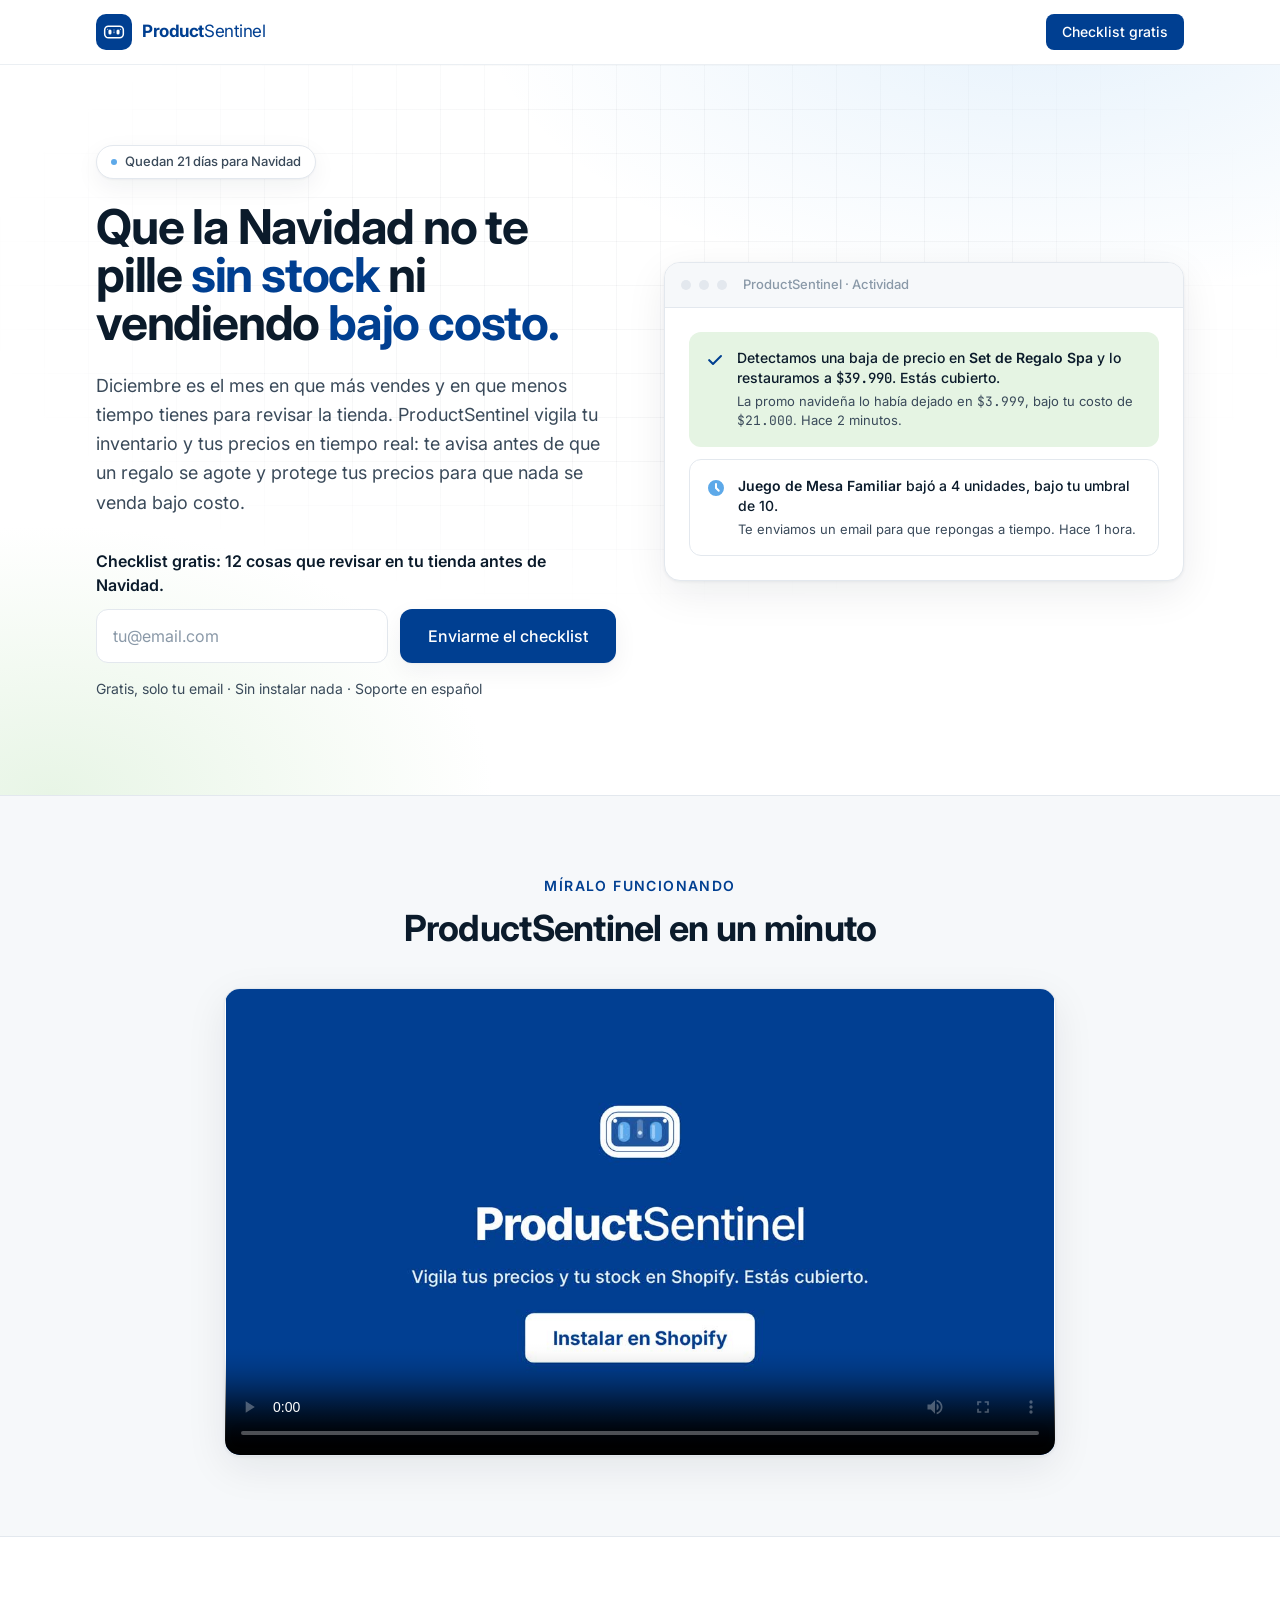
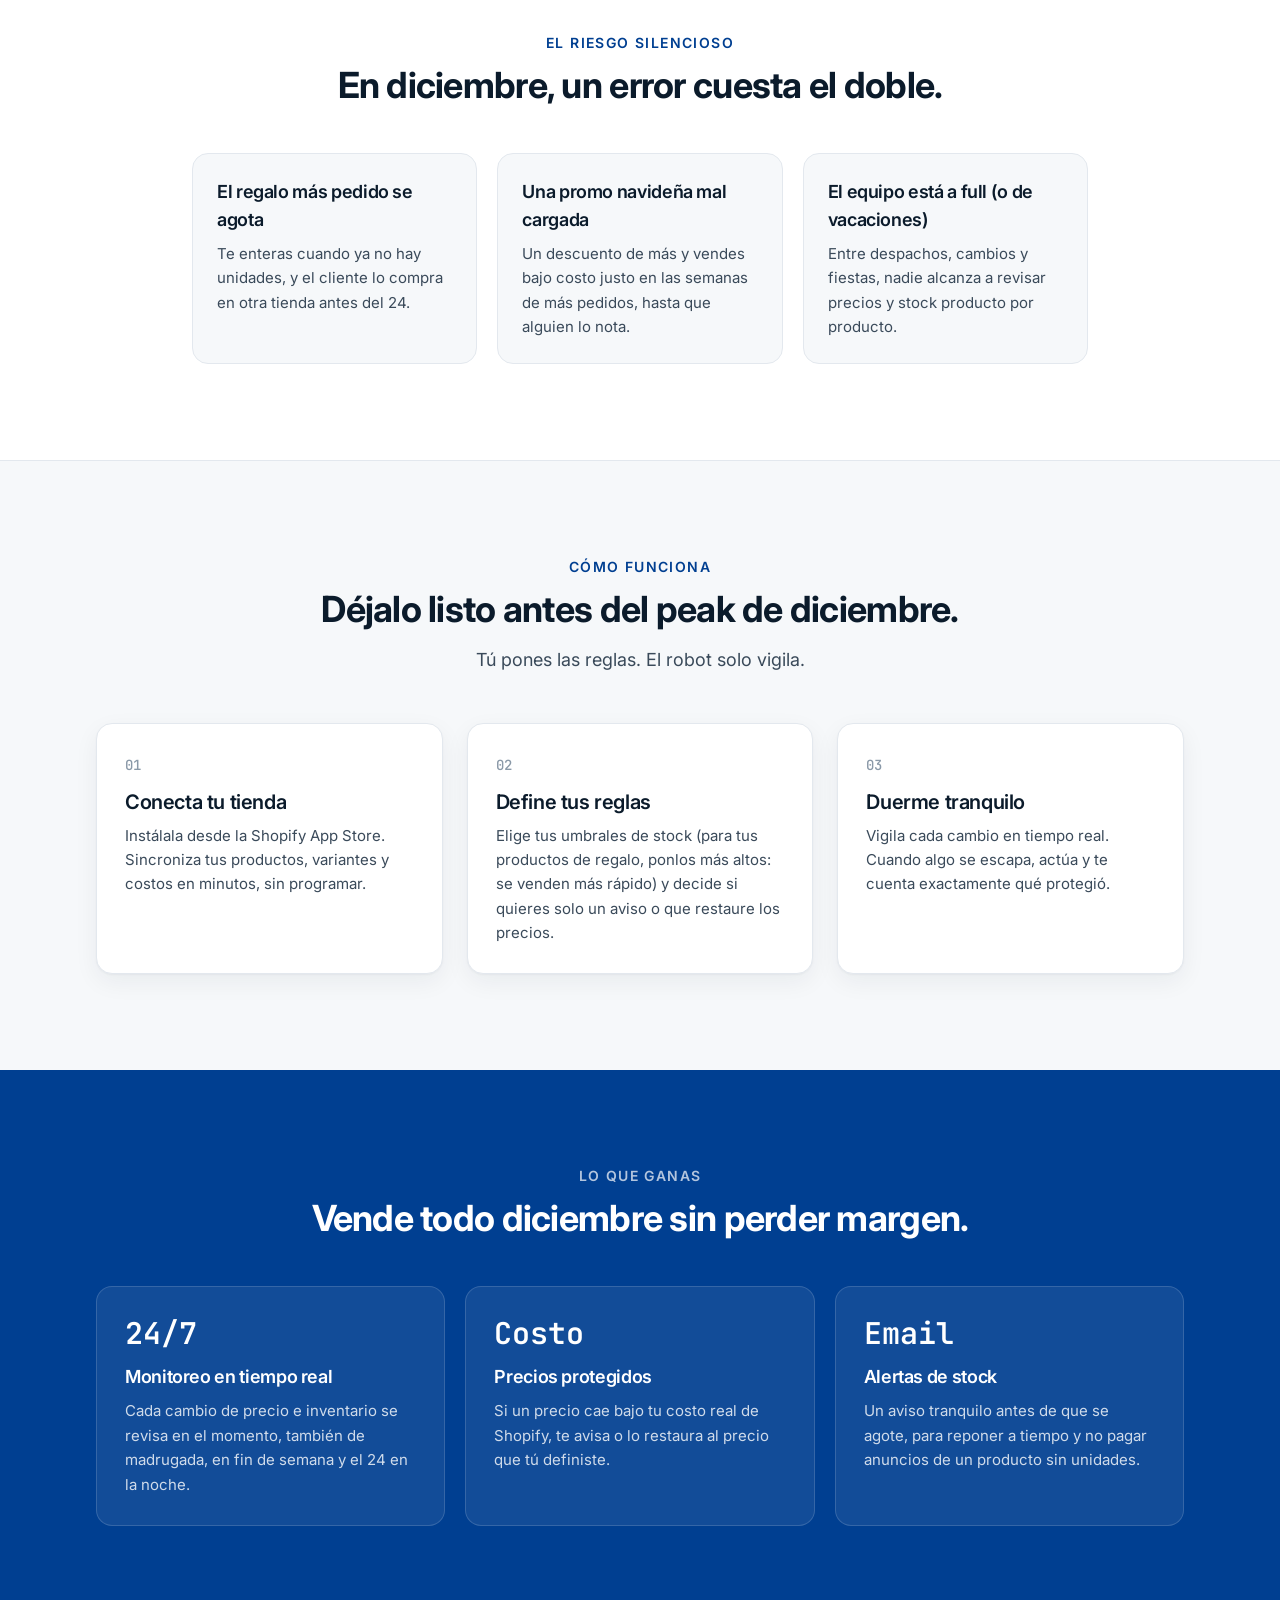
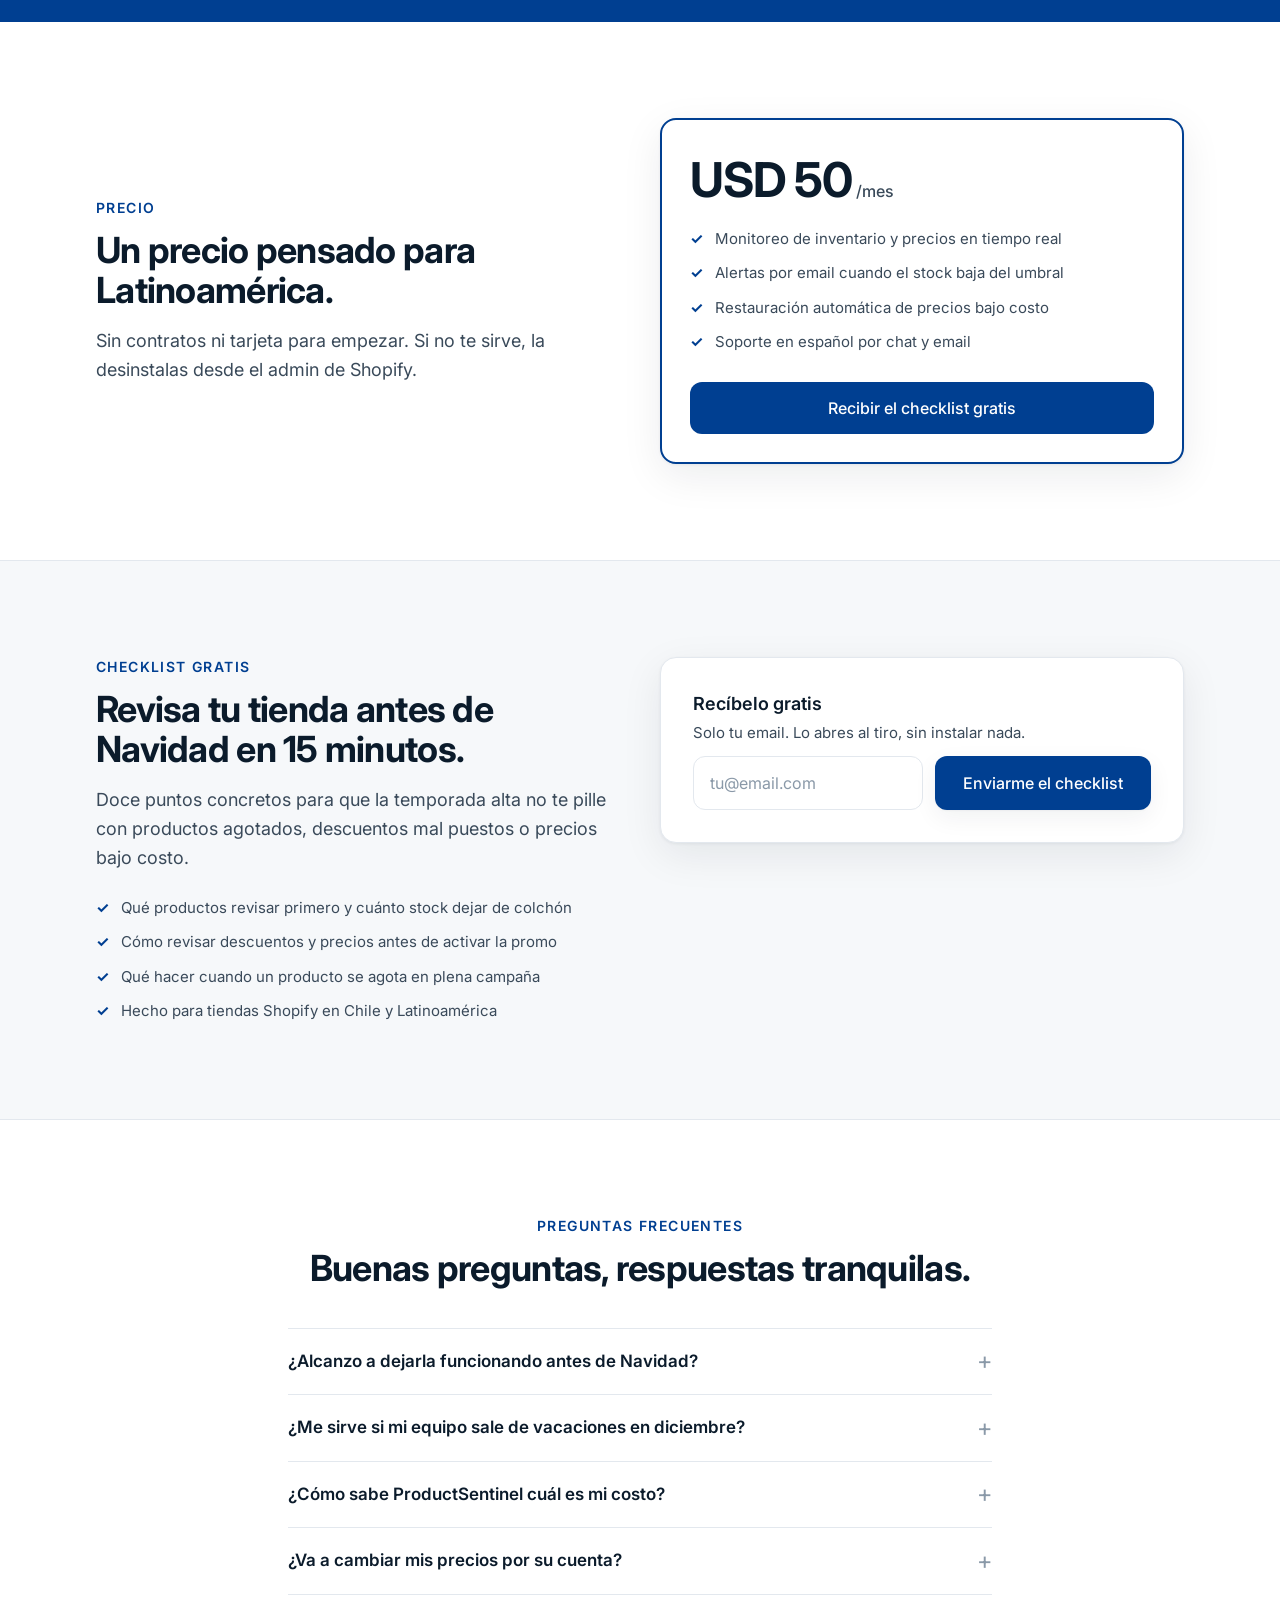
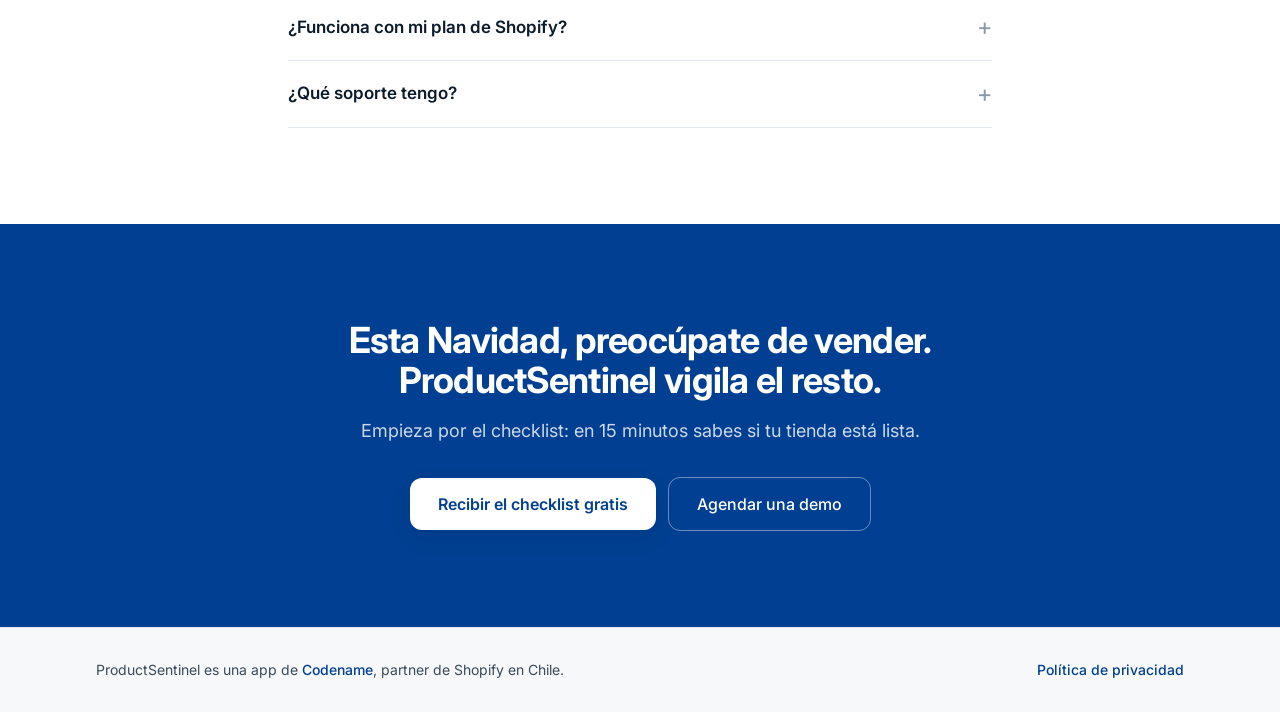
<file: navidad/guia/index.html>
<!DOCTYPE html>
<html lang="es" data-variant="lista">
<head>
    <meta charset="UTF-8">
    <meta name="viewport" content="width=device-width, initial-scale=1.0">
    <title>ProductSentinel · Que la Navidad no te pille sin stock ni vendiendo bajo costo</title>
    <meta name="description" content="En diciembre vendes más que nunca. ProductSentinel vigila el inventario y los precios de tu tienda Shopify en tiempo real: te avisa antes de quedarte sin stock y protege tus precios para que nada se venda bajo costo.">
    <link rel="canonical" href="https://productsentinel.com/navidad/">
    <meta name="robots" content="noindex">
    <meta property="og:title" content="Que la Navidad no te pille sin stock ni vendiendo bajo costo">
    <meta property="og:description" content="ProductSentinel vigila inventario y precios de tu tienda Shopify en tiempo real.">
    <meta property="og:type" content="website">
    <meta property="og:url" content="https://productsentinel.com/navidad/">
    <meta property="og:locale" content="es_CL">
    <meta name="theme-color" content="#003F91">

    <link rel="icon" type="image/svg+xml" href="data:image/svg+xml,%3Csvg xmlns='http://www.w3.org/2000/svg' viewBox='0 0 100 100' style='background:%23003F91'%3E%3Cg transform='translate(15, 15) scale(0.7)'%3E%3Crect x='13' y='27' width='74' height='46' rx='15' fill='none' stroke='%23FFFFFF' stroke-width='6' stroke-linecap='round' stroke-linejoin='round'/%3E%3Crect x='28' y='40' width='12' height='20' rx='6' fill='%23FFFFFF'/%3E%3Crect x='30' y='43' width='3' height='14' rx='1.5' fill='%23ffffff' opacity='0.4'/%3E%3Crect x='60' y='40' width='12' height='20' rx='6' fill='%23FFFFFF'/%3E%3Crect x='62' y='43' width='3' height='14' rx='1.5' fill='%23ffffff' opacity='0.4'/%3E%3Cpath d='M47 40 C 47 37, 53 37, 53 40 L 53 54 C 53 57, 47 57, 47 54 Z' fill='%23FFFFFF' opacity='0.25'/%3E%3Ccircle cx='50' cy='51' r='2' fill='%23FFFFFF' opacity='0.75'/%3E%3Ccircle cx='25' cy='39' r='2' fill='%23FFFFFF'/%3E%3Ccircle cx='75' cy='39' r='2' fill='%23FFFFFF'/%3E%3C/g%3E%3C/svg%3E">

    <link rel="preconnect" href="https://fonts.googleapis.com">
    <link rel="preconnect" href="https://fonts.gstatic.com" crossorigin>
    <link href="https://fonts.googleapis.com/css2?family=Inter:wght@400;500;600;700&family=JetBrains+Mono:wght@400;500&display=swap" rel="stylesheet">

    <!-- Tailwind compilado (ver tailwind.config.js). Recompilar: npx tailwindcss@3.4.17 -i assets/landing.src.css -o assets/landing.css --minify -->
    <link rel="stylesheet" href="/assets/landing.css?v=20261127a">
    <link rel="stylesheet" href="/assets/campaign.css?v=20261119d">
    <script src="/assets/chat-bar.js?v=1"></script>
    <script src="/assets/campaign.js?v=20261127a"></script>
    <!-- Microsoft Clarity (grabaciones de sesión y mapas de calor) -->
    <script type="text/javascript">
        (function(c,l,a,r,i,t,y){
            c[a]=c[a]||function(){(c[a].q=c[a].q||[]).push(arguments)};
            t=l.createElement(r);t.async=1;t.src="https://www.clarity.ms/tag/"+i;
            y=l.getElementsByTagName(r)[0];y.parentNode.insertBefore(t,y);
        })(window, document, "clarity", "script", "zioogkx40d");
        clarity("set", "product", "ps");
        clarity("set", "landing", location.pathname);
        clarity("set", "ab_variant", document.documentElement.getAttribute("data-variant") || "instalar");
    </script>
</head>
<body class="bg-white text-ink-900 antialiased">

    <!-- Barra superior: sin navegación del sitio, solo marca + CTA -->
    <header class="sticky top-0 z-50 border-b border-ink-200/70 bg-white/90 backdrop-blur">
        <div class="mx-auto flex h-16 max-w-6xl items-center justify-between gap-3 px-4 sm:px-8">
            <span class="flex items-center gap-2.5">
                <svg viewBox="0 0 100 100" class="h-9 w-9 rounded-[10px]" style="background:#003F91" aria-hidden="true"><g transform="translate(15, 15) scale(0.7)"><rect x="13" y="27" width="74" height="46" rx="15" fill="none" stroke="#FFFFFF" stroke-width="6" stroke-linecap="round" stroke-linejoin="round"/><rect x="28" y="40" width="12" height="20" rx="6" fill="#FFFFFF"/><rect x="30" y="43" width="3" height="14" rx="1.5" fill="#ffffff" opacity="0.4"/><rect x="60" y="40" width="12" height="20" rx="6" fill="#FFFFFF"/><rect x="62" y="43" width="3" height="14" rx="1.5" fill="#ffffff" opacity="0.4"/><path d="M47 40 C 47 37, 53 37, 53 40 L 53 54 C 53 57, 47 57, 47 54 Z" fill="#FFFFFF" opacity="0.25"/><circle cx="50" cy="51" r="2" fill="#FFFFFF" opacity="0.75"/><circle cx="25" cy="39" r="2" fill="#FFFFFF"/><circle cx="75" cy="39" r="2" fill="#FFFFFF"/></g></svg>
                <span class="text-[17px] tracking-tight text-blue-brand" style="font-weight:700">Product<span style="font-weight:400">Sentinel</span></span>
            </span>
            <a href="#suscribir" data-track="subscribe_cta" data-loc="header" class="inline-flex items-center gap-2 rounded-lg bg-blue-brand px-4 py-2 text-sm font-medium text-white transition hover:bg-[#00347a]">Checklist gratis</a>
        </div>
    </header>

    <main>
        <!-- 1. Hero -->
        <section class="hero-wash-xmas relative overflow-hidden pt-12 pb-16 sm:pt-20 sm:pb-24" data-hide-sticky>
            <div class="grid-faint pointer-events-none absolute inset-0"></div>
            <div class="relative mx-auto grid max-w-6xl items-center gap-12 px-4 sm:px-8 lg:grid-cols-2">
                <div class="flex flex-col items-start">
                    <span class="inline-flex items-center gap-2 rounded-full border border-ink-200 bg-white px-3.5 py-1.5 text-[13px] font-medium text-ink-700 shadow-soft">
                        <span class="inline-block h-1.5 w-1.5 rounded-full bg-sky-brand"></span>
                        <span data-countdown>Temporada de Navidad</span>
                    </span>
                    <h1 class="order-1 mt-6 text-4xl font-bold tracking-tight text-ink-900 sm:text-5xl">
                        Que la Navidad no te pille <span class="text-blue-brand">sin stock</span> ni vendiendo <span class="text-blue-brand">bajo costo.</span>
                    </h1>
                    <p class="order-3 mt-6 max-w-xl text-lg sm:order-2 leading-relaxed text-ink-700">
                        Diciembre es el mes en que más vendes y en que menos tiempo tienes para revisar la tienda.
                        ProductSentinel vigila tu inventario y tus precios en tiempo real: te avisa antes de que un regalo
                        se agote y protege tus precios para que nada se venda bajo costo.
                    </p>
                    <div class="order-2 mt-8 w-full max-w-xl sm:order-3">
                    <div id="suscribir" data-subscribe class="w-full scroll-mt-24">
                        <p class="text-base font-semibold text-ink-900">Checklist gratis: 12 cosas que revisar en tu tienda antes de Navidad.</p>
                        <form data-subscribe-form data-loc="hero" novalidate class="mt-3 flex w-full flex-col gap-3 sm:flex-row">
                            <label for="sub-hero-email" class="sr-only">Tu email</label>
                            <input id="sub-hero-email" name="email" type="email" autocomplete="email" inputmode="email" placeholder="tu@email.com" required class="w-full min-w-0 flex-1 rounded-xl border border-ink-200 bg-white px-4 py-3.5 text-base text-ink-900 placeholder:text-ink-400 focus:border-blue-brand focus:outline-none focus:ring-4 focus:ring-blue-brand/10 aria-[invalid=true]:border-[#C0392B]">
                            <div class="hp" aria-hidden="true"><label for="sub-hero-website">No completar</label><input id="sub-hero-website" name="website" type="text" tabindex="-1" autocomplete="off"></div>
                            <button type="submit" class="inline-flex items-center justify-center rounded-xl bg-blue-brand px-7 py-3.5 text-base font-medium text-white shadow-soft transition hover:bg-[#00347a]">Enviarme el checklist</button>
                        </form>
                        <p class="mt-2 text-sm font-semibold text-[#C0392B]" role="alert" data-form-error hidden>Revisa tu email.</p>
                        <div data-subscribe-done hidden tabindex="-1" class="mt-3 rounded-xl bg-mint-brand p-5">
                            <p class="font-semibold text-ink-900">¡Listo! Tu checklist ya está disponible.</p>
                            <p class="mt-1 text-[15px] text-ink-700">También te escribiremos de vez en cuando con consejos para tu tienda. Te das de baja cuando quieras.</p>
                            <a href="/checklist/" data-track="checklist_open" data-loc="hero" class="mt-4 inline-flex items-center justify-center rounded-xl bg-blue-brand px-7 py-3.5 text-base font-medium text-white shadow-soft transition hover:bg-[#00347a]">Abrir el checklist</a>
                        </div>
                    </div>
                    </div>
                    <p class="order-2 mt-4 text-sm text-ink-700 sm:order-4">Gratis, solo tu email · Sin instalar nada · Soporte en español</p>
                </div>

                <!-- Visual: reporte calmado de lo que protegió (demostramos, no prometemos) -->
                <div class="reveal" aria-hidden="true">
                    <div class="overflow-hidden rounded-2xl border border-ink-200 bg-white shadow-card">
                        <div class="flex items-center gap-2 border-b border-ink-200 bg-ink-50 px-4 py-3">
                            <span class="h-2.5 w-2.5 rounded-full bg-ink-200"></span>
                            <span class="h-2.5 w-2.5 rounded-full bg-ink-200"></span>
                            <span class="h-2.5 w-2.5 rounded-full bg-ink-200"></span>
                            <span class="ml-2 text-[13px] font-medium text-ink-400">ProductSentinel · Actividad</span>
                        </div>
                        <div class="space-y-3 p-5 sm:p-6">
                            <div class="flex items-start gap-3 rounded-xl bg-mint-brand p-4">
                                <svg class="mt-0.5 h-5 w-5 flex-shrink-0 text-blue-brand" viewBox="0 0 20 20" fill="currentColor"><path fill-rule="evenodd" d="M16.7 5.3a1 1 0 010 1.4l-8 8a1 1 0 01-1.4 0l-4-4a1 1 0 011.4-1.4L8 12.6l7.3-7.3a1 1 0 011.4 0z" clip-rule="evenodd"/></svg>
                                <div class="min-w-0">
                                    <p class="text-sm font-medium text-ink-900">Detectamos una baja de precio en <span class="font-semibold">Set de Regalo Spa</span> y lo restauramos a <span class="font-mono">$39.990</span>. Estás cubierto.</p>
                                    <p class="mt-1 text-[13px] text-ink-700">La promo navideña lo había dejado en <span class="font-mono">$3.999</span>, bajo tu costo de <span class="font-mono">$21.000</span>. Hace 2 minutos.</p>
                                </div>
                            </div>
                            <div class="flex items-start gap-3 rounded-xl border border-ink-200 p-4">
                                <svg class="mt-0.5 h-5 w-5 flex-shrink-0 text-sky-brand" viewBox="0 0 20 20" fill="currentColor"><path fill-rule="evenodd" d="M18 10A8 8 0 11 2 10a8 8 0 0116 0zm-7-4a1 1 0 10-2 0v4a1 1 0 00.3.7l2.8 2.8a1 1 0 001.4-1.4L11 9.6V6z" clip-rule="evenodd"/></svg>
                                <div class="min-w-0">
                                    <p class="text-sm font-medium text-ink-900"><span class="font-semibold">Juego de Mesa Familiar</span> bajó a 4 unidades, bajo tu umbral de 10.</p>
                                    <p class="mt-1 text-[13px] text-ink-700">Te enviamos un email para que repongas a tiempo. Hace 1 hora.</p>
                                </div>
                            </div>
                        </div>
                    </div>
                </div>
            </div>
        </section>

        <!-- 2. Video -->
        <section class="border-t border-ink-200 bg-ink-50 py-16 sm:py-20">
            <div class="mx-auto max-w-4xl px-4 sm:px-8">
                <p class="text-center text-sm font-semibold uppercase tracking-widest text-blue-brand">Míralo funcionando</p>
                <h2 class="mt-3 text-center text-3xl font-bold text-ink-900 sm:text-4xl">ProductSentinel en un minuto</h2>
                <div class="relative mt-10 aspect-video overflow-hidden rounded-2xl border border-ink-200 bg-white shadow-card" data-video="ProductSentinel en un minuto">
                    <div class="absolute inset-0 grid place-items-center p-4 text-center font-mono text-sm text-ink-700">Video del producto<br>(pendiente: videoUrl en /assets/campaign.js)</div>
                </div>
            </div>
        </section>

        <!-- El problema -->
        <section class="border-t border-ink-200 bg-white py-16 sm:py-24">
            <div class="mx-auto max-w-6xl px-4 sm:px-8">
                <div class="mx-auto max-w-2xl text-center">
                    <p class="text-sm font-semibold uppercase tracking-widest text-blue-brand">El riesgo silencioso</p>
                    <h2 class="mt-3 text-3xl font-bold text-ink-900 sm:text-4xl">En diciembre, un error cuesta el doble.</h2>
                </div>
                <div class="mx-auto mt-12 grid max-w-4xl gap-5 sm:grid-cols-3">
                    <div class="reveal rounded-2xl border border-ink-200 bg-ink-50 p-6">
                        <h3 class="text-lg font-semibold text-ink-900">El regalo más pedido se agota</h3>
                        <p class="mt-2 text-[15px] leading-relaxed text-ink-700">Te enteras cuando ya no hay unidades, y el cliente lo compra en otra tienda antes del 24.</p>
                    </div>
                    <div class="reveal rounded-2xl border border-ink-200 bg-ink-50 p-6">
                        <h3 class="text-lg font-semibold text-ink-900">Una promo navideña mal cargada</h3>
                        <p class="mt-2 text-[15px] leading-relaxed text-ink-700">Un descuento de más y vendes bajo costo justo en las semanas de más pedidos, hasta que alguien lo nota.</p>
                    </div>
                    <div class="reveal rounded-2xl border border-ink-200 bg-ink-50 p-6">
                        <h3 class="text-lg font-semibold text-ink-900">El equipo está a full (o de vacaciones)</h3>
                        <p class="mt-2 text-[15px] leading-relaxed text-ink-700">Entre despachos, cambios y fiestas, nadie alcanza a revisar precios y stock producto por producto.</p>
                    </div>
                </div>
            </div>
        </section>

        <!-- 3. Cómo funciona -->
        <section class="border-t border-ink-200 bg-ink-50 py-16 sm:py-24">
            <div class="mx-auto max-w-6xl px-4 sm:px-8">
                <div class="mx-auto max-w-2xl text-center">
                    <p class="text-sm font-semibold uppercase tracking-widest text-blue-brand">Cómo funciona</p>
                    <h2 class="mt-3 text-3xl font-bold text-ink-900 sm:text-4xl">Déjalo listo antes del peak de diciembre.</h2>
                    <p class="mt-4 text-lg leading-relaxed text-ink-700">Tú pones las reglas. El robot solo vigila.</p>
                </div>
                <div class="mt-12 grid gap-6 md:grid-cols-3">
                    <div class="reveal rounded-2xl border border-ink-200 bg-white p-7 shadow-soft">
                        <span class="font-mono text-sm font-medium text-ink-400">01</span>
                        <h3 class="mt-3 text-xl font-semibold text-ink-900">Conecta tu tienda</h3>
                        <p class="mt-2 text-[15px] leading-relaxed text-ink-700">Instálala desde la Shopify App Store. Sincroniza tus productos, variantes y costos en minutos, sin programar.</p>
                    </div>
                    <div class="reveal rounded-2xl border border-ink-200 bg-white p-7 shadow-soft">
                        <span class="font-mono text-sm font-medium text-ink-400">02</span>
                        <h3 class="mt-3 text-xl font-semibold text-ink-900">Define tus reglas</h3>
                        <p class="mt-2 text-[15px] leading-relaxed text-ink-700">Elige tus umbrales de stock (para tus productos de regalo, ponlos más altos: se venden más rápido) y decide si quieres solo un aviso o que restaure los precios.</p>
                    </div>
                    <div class="reveal rounded-2xl border border-ink-200 bg-white p-7 shadow-soft">
                        <span class="font-mono text-sm font-medium text-ink-400">03</span>
                        <h3 class="mt-3 text-xl font-semibold text-ink-900">Duerme tranquilo</h3>
                        <p class="mt-2 text-[15px] leading-relaxed text-ink-700">Vigila cada cambio en tiempo real. Cuando algo se escapa, actúa y te cuenta exactamente qué protegió.</p>
                    </div>
                </div>
            </div>
        </section>

        <!-- 4. Beneficios -->
        <section class="bg-blue-brand py-16 sm:py-24">
            <div class="mx-auto max-w-6xl px-4 sm:px-8">
                <div class="mx-auto max-w-2xl text-center">
                    <p class="text-sm font-semibold uppercase tracking-widest text-white/70">Lo que ganas</p>
                    <h2 class="mt-3 text-3xl font-bold text-white sm:text-4xl">Vende todo diciembre sin perder margen.</h2>
                </div>
                <div class="mt-12 grid gap-5 md:grid-cols-3">
                    <div class="rounded-2xl border border-white/15 bg-white/[.07] p-7">
                        <div class="font-mono text-3xl font-semibold text-white">24/7</div>
                        <h3 class="mt-3 text-lg font-semibold text-white">Monitoreo en tiempo real</h3>
                        <p class="mt-2 text-[15px] leading-relaxed text-white/80">Cada cambio de precio e inventario se revisa en el momento, también de madrugada, en fin de semana y el 24 en la noche.</p>
                    </div>
                    <div class="rounded-2xl border border-white/15 bg-white/[.07] p-7">
                        <div class="font-mono text-3xl font-semibold text-white">Costo</div>
                        <h3 class="mt-3 text-lg font-semibold text-white">Precios protegidos</h3>
                        <p class="mt-2 text-[15px] leading-relaxed text-white/80">Si un precio cae bajo tu costo real de Shopify, te avisa o lo restaura al precio que tú definiste.</p>
                    </div>
                    <div class="rounded-2xl border border-white/15 bg-white/[.07] p-7">
                        <div class="font-mono text-3xl font-semibold text-white">Email</div>
                        <h3 class="mt-3 text-lg font-semibold text-white">Alertas de stock</h3>
                        <p class="mt-2 text-[15px] leading-relaxed text-white/80">Un aviso tranquilo antes de que se agote, para reponer a tiempo y no pagar anuncios de un producto sin unidades.</p>
                    </div>
                </div>
            </div>
        </section>

        <!-- 5. Precio -->
        <section id="precio" class="bg-white py-16 sm:py-24">
            <div class="mx-auto grid max-w-6xl items-center gap-10 px-4 sm:px-8 lg:grid-cols-2">
                <div>
                    <p class="text-sm font-semibold uppercase tracking-widest text-blue-brand">Precio</p>
                    <h2 class="mt-3 text-3xl font-bold text-ink-900 sm:text-4xl">Un precio pensado para Latinoamérica.</h2>
                    <p class="mt-4 text-lg leading-relaxed text-ink-700">Sin contratos ni tarjeta para empezar. Si no te sirve, la desinstalas desde el admin de Shopify.</p>
                </div>
                <div class="rounded-2xl border-2 border-blue-brand bg-white p-7 shadow-card">
                    <div class="mt-2 text-5xl font-bold tracking-tight text-ink-900" data-price>USD 50<span class="price-unit"> /mes</span></div>
                    <ul class="mt-6 space-y-3">
                        <li class="flex gap-3 text-[15px] text-ink-700"><span class="font-bold text-blue-brand">✓</span>Monitoreo de inventario y precios en tiempo real</li>
                        <li class="flex gap-3 text-[15px] text-ink-700"><span class="font-bold text-blue-brand">✓</span>Alertas por email cuando el stock baja del umbral</li>
                        <li class="flex gap-3 text-[15px] text-ink-700"><span class="font-bold text-blue-brand">✓</span>Restauración automática de precios bajo costo</li>
                        <li class="flex gap-3 text-[15px] text-ink-700"><span class="font-bold text-blue-brand">✓</span>Soporte en español por chat y email</li>
                    </ul>
                    <a href="#suscribir" data-track="subscribe_cta" data-loc="pricing" class="mt-7 inline-flex w-full items-center justify-center rounded-xl bg-blue-brand px-7 py-3.5 text-base font-medium text-white transition hover:bg-[#00347a]">Recibir el checklist gratis</a>
                </div>
            </div>
        </section>

        <!-- 6. Checklist (versión "lista" de la prueba A/B) -->
        <section id="contacto" class="border-t border-ink-200 bg-ink-50 py-16 sm:py-24" data-hide-sticky>
            <div class="mx-auto grid max-w-6xl items-start gap-10 px-4 sm:px-8 lg:grid-cols-2">
                <div>
                    <p class="text-sm font-semibold uppercase tracking-widest text-blue-brand">Checklist gratis</p>
                    <h2 class="mt-3 text-3xl font-bold text-ink-900 sm:text-4xl">Revisa tu tienda antes de Navidad en 15 minutos.</h2>
                    <p class="mt-4 text-lg leading-relaxed text-ink-700">Doce puntos concretos para que la temporada alta no te pille con productos agotados, descuentos mal puestos o precios bajo costo.</p>
                    <ul class="mt-6 space-y-3">
                        <li class="flex gap-3 text-[15px] text-ink-700"><span class="font-bold text-blue-brand">✓</span>Qué productos revisar primero y cuánto stock dejar de colchón</li>
                        <li class="flex gap-3 text-[15px] text-ink-700"><span class="font-bold text-blue-brand">✓</span>Cómo revisar descuentos y precios antes de activar la promo</li>
                        <li class="flex gap-3 text-[15px] text-ink-700"><span class="font-bold text-blue-brand">✓</span>Qué hacer cuando un producto se agota en plena campaña</li>
                        <li class="flex gap-3 text-[15px] text-ink-700"><span class="font-bold text-blue-brand">✓</span>Hecho para tiendas Shopify en Chile y Latinoamérica</li>
                    </ul>
                </div>
                <div class="rounded-2xl border border-ink-200 bg-white p-6 shadow-card sm:p-8">
                    <div data-subscribe class="w-full scroll-mt-24">
                        <p class="text-lg font-semibold text-ink-900">Recíbelo gratis</p><p class="mt-1 text-[15px] text-ink-700">Solo tu email. Lo abres al tiro, sin instalar nada.</p>
                        <form data-subscribe-form data-loc="contacto" novalidate class="mt-3 flex w-full flex-col gap-3 sm:flex-row">
                            <label for="sub-contacto-email" class="sr-only">Tu email</label>
                            <input id="sub-contacto-email" name="email" type="email" autocomplete="email" inputmode="email" placeholder="tu@email.com" required class="w-full min-w-0 flex-1 rounded-xl border border-ink-200 bg-white px-4 py-3.5 text-base text-ink-900 placeholder:text-ink-400 focus:border-blue-brand focus:outline-none focus:ring-4 focus:ring-blue-brand/10 aria-[invalid=true]:border-[#C0392B]">
                            <div class="hp" aria-hidden="true"><label for="sub-contacto-website">No completar</label><input id="sub-contacto-website" name="website" type="text" tabindex="-1" autocomplete="off"></div>
                            <button type="submit" class="inline-flex items-center justify-center rounded-xl bg-blue-brand px-7 py-3.5 text-base font-medium text-white shadow-soft transition hover:bg-[#00347a]">Enviarme el checklist</button>
                        </form>
                        <p class="mt-2 text-sm font-semibold text-[#C0392B]" role="alert" data-form-error hidden>Revisa tu email.</p>
                        <div data-subscribe-done hidden tabindex="-1" class="mt-3 rounded-xl bg-mint-brand p-5">
                            <p class="font-semibold text-ink-900">¡Listo! Tu checklist ya está disponible.</p>
                            <p class="mt-1 text-[15px] text-ink-700">También te escribiremos de vez en cuando con consejos para tu tienda. Te das de baja cuando quieras.</p>
                            <a href="/checklist/" data-track="checklist_open" data-loc="contacto" class="mt-4 inline-flex items-center justify-center rounded-xl bg-blue-brand px-7 py-3.5 text-base font-medium text-white shadow-soft transition hover:bg-[#00347a]">Abrir el checklist</a>
                        </div>
                    </div>
                </div>
            </div>
        </section>

        <!-- 7. FAQ -->
        <section class="border-t border-ink-200 bg-white py-16 sm:py-24">
            <div class="mx-auto max-w-3xl px-4 sm:px-8">
                <div class="text-center">
                    <p class="text-sm font-semibold uppercase tracking-widest text-blue-brand">Preguntas frecuentes</p>
                    <h2 class="mt-3 text-3xl font-bold text-ink-900 sm:text-4xl">Buenas preguntas, respuestas tranquilas.</h2>
                </div>
                <div class="mt-10 divide-y divide-ink-200 border-y border-ink-200">
                    <details class="group py-5">
                        <summary class="faq-q">¿Alcanzo a dejarla funcionando antes de Navidad?<span class="faq-icon" aria-hidden="true">+</span></summary>
                        <p class="mt-3 text-[15px] leading-relaxed text-ink-700">Sí. Se instala desde la Shopify App Store y se configura desde el admin de tu tienda, sin programar. Si te trabas, te ayudamos por chat.</p>
                    </details>
                    <details class="group py-5">
                        <summary class="faq-q">¿Me sirve si mi equipo sale de vacaciones en diciembre?<span class="faq-icon" aria-hidden="true">+</span></summary>
                        <p class="mt-3 text-[15px] leading-relaxed text-ink-700">Para eso está. ProductSentinel vigila inventario y precios todo el día y te avisa por email, así nadie tiene que estar revisando la tienda.</p>
                    </details>
                    <details class="group py-5">
                        <summary class="faq-q">¿Cómo sabe ProductSentinel cuál es mi costo?<span class="faq-icon" aria-hidden="true">+</span></summary>
                        <p class="mt-3 text-[15px] leading-relaxed text-ink-700">Lee el costo por artículo que ya tienes en Shopify y lo mantiene sincronizado. Así, "bajo costo" siempre refleja tus números reales.</p>
                    </details>
                    <details class="group py-5">
                        <summary class="faq-q">¿Va a cambiar mis precios por su cuenta?<span class="faq-icon" aria-hidden="true">+</span></summary>
                        <p class="mt-3 text-[15px] leading-relaxed text-ink-700">Solo si lo activas. Por defecto te avisa. Con la restauración automática activada, vuelve al precio que tú habías definido: nunca inventa precios nuevos.</p>
                    </details>
                    <details class="group py-5">
                        <summary class="faq-q">¿Funciona con mi plan de Shopify?<span class="faq-icon" aria-hidden="true">+</span></summary>
                        <p class="mt-3 text-[15px] leading-relaxed text-ink-700">ProductSentinel funciona en tiendas Shopify con cualquier plan, desde Basic hasta Plus.</p>
                    </details>
                    <details class="group py-5">
                        <summary class="faq-q">¿Qué soporte tengo?<span class="faq-icon" aria-hidden="true">+</span></summary>
                        <p class="mt-3 text-[15px] leading-relaxed text-ink-700">Un equipo en Chile que responde en español por chat y email. Puedes escribirnos desde esta página o desde la app.</p>
                    </details>
                </div>
            </div>
        </section>

        <!-- 8. Cierre -->
        <section class="bg-blue-brand py-16 sm:py-24" data-hide-sticky>
            <div class="mx-auto max-w-3xl px-4 text-center sm:px-8">
                <h2 class="text-3xl font-bold text-white sm:text-4xl">Esta Navidad, preocúpate de vender. ProductSentinel vigila el resto.</h2>
                <p class="mx-auto mt-4 max-w-xl text-lg leading-relaxed text-white/80">Empieza por el checklist: en 15 minutos sabes si tu tienda está lista.</p>
                <div class="mt-8 flex flex-col items-center justify-center gap-3 sm:flex-row">
                    <a href="#suscribir" data-track="subscribe_cta" data-loc="final" class="inline-flex w-full items-center justify-center rounded-xl bg-white px-7 py-3.5 text-base font-semibold text-blue-brand shadow-soft transition hover:bg-ink-50 sm:w-auto">Recibir el checklist gratis</a>
                    <a href="https://calendar.app.google/mbWZvPPwqKrt9QBa8" target="_blank" rel="noopener" data-track="schedule_click" data-loc="final" class="inline-flex w-full items-center justify-center rounded-xl border border-white/40 px-7 py-3.5 text-base font-medium text-white transition hover:border-white sm:w-auto">Agendar una demo</a>
                </div>
            </div>
        </section>
    </main>

    <footer class="border-t border-ink-200 bg-ink-50">
        <div class="mx-auto flex max-w-6xl flex-col gap-2 px-4 py-8 text-sm text-ink-700 sm:flex-row sm:justify-between sm:px-8">
            <p>ProductSentinel es una app de <a href="https://codename.cl" target="_blank" rel="noopener" class="font-medium text-blue-brand">Codename</a>, partner de Shopify en Chile.</p>
            <p><a href="/privacy-policy" class="font-medium text-blue-brand">Política de privacidad</a></p>
        </div>
    </footer>

</body>
</html>
</file>
<file: assets/landing.css>
*,:after,:before{--tw-border-spacing-x:0;--tw-border-spacing-y:0;--tw-translate-x:0;--tw-translate-y:0;--tw-rotate:0;--tw-skew-x:0;--tw-skew-y:0;--tw-scale-x:1;--tw-scale-y:1;--tw-pan-x: ;--tw-pan-y: ;--tw-pinch-zoom: ;--tw-scroll-snap-strictness:proximity;--tw-gradient-from-position: ;--tw-gradient-via-position: ;--tw-gradient-to-position: ;--tw-ordinal: ;--tw-slashed-zero: ;--tw-numeric-figure: ;--tw-numeric-spacing: ;--tw-numeric-fraction: ;--tw-ring-inset: ;--tw-ring-offset-width:0px;--tw-ring-offset-color:#fff;--tw-ring-color:rgba(59,130,246,.5);--tw-ring-offset-shadow:0 0 #0000;--tw-ring-shadow:0 0 #0000;--tw-shadow:0 0 #0000;--tw-shadow-colored:0 0 #0000;--tw-blur: ;--tw-brightness: ;--tw-contrast: ;--tw-grayscale: ;--tw-hue-rotate: ;--tw-invert: ;--tw-saturate: ;--tw-sepia: ;--tw-drop-shadow: ;--tw-backdrop-blur: ;--tw-backdrop-brightness: ;--tw-backdrop-contrast: ;--tw-backdrop-grayscale: ;--tw-backdrop-hue-rotate: ;--tw-backdrop-invert: ;--tw-backdrop-opacity: ;--tw-backdrop-saturate: ;--tw-backdrop-sepia: ;--tw-contain-size: ;--tw-contain-layout: ;--tw-contain-paint: ;--tw-contain-style: }::backdrop{--tw-border-spacing-x:0;--tw-border-spacing-y:0;--tw-translate-x:0;--tw-translate-y:0;--tw-rotate:0;--tw-skew-x:0;--tw-skew-y:0;--tw-scale-x:1;--tw-scale-y:1;--tw-pan-x: ;--tw-pan-y: ;--tw-pinch-zoom: ;--tw-scroll-snap-strictness:proximity;--tw-gradient-from-position: ;--tw-gradient-via-position: ;--tw-gradient-to-position: ;--tw-ordinal: ;--tw-slashed-zero: ;--tw-numeric-figure: ;--tw-numeric-spacing: ;--tw-numeric-fraction: ;--tw-ring-inset: ;--tw-ring-offset-width:0px;--tw-ring-offset-color:#fff;--tw-ring-color:rgba(59,130,246,.5);--tw-ring-offset-shadow:0 0 #0000;--tw-ring-shadow:0 0 #0000;--tw-shadow:0 0 #0000;--tw-shadow-colored:0 0 #0000;--tw-blur: ;--tw-brightness: ;--tw-contrast: ;--tw-grayscale: ;--tw-hue-rotate: ;--tw-invert: ;--tw-saturate: ;--tw-sepia: ;--tw-drop-shadow: ;--tw-backdrop-blur: ;--tw-backdrop-brightness: ;--tw-backdrop-contrast: ;--tw-backdrop-grayscale: ;--tw-backdrop-hue-rotate: ;--tw-backdrop-invert: ;--tw-backdrop-opacity: ;--tw-backdrop-saturate: ;--tw-backdrop-sepia: ;--tw-contain-size: ;--tw-contain-layout: ;--tw-contain-paint: ;--tw-contain-style: }/*! tailwindcss v3.4.17 | MIT License | https://tailwindcss.com*/*,:after,:before{box-sizing:border-box;border:0 solid #e5e7eb}:after,:before{--tw-content:""}:host,html{line-height:1.5;-webkit-text-size-adjust:100%;-moz-tab-size:4;-o-tab-size:4;tab-size:4;font-family:Inter,system-ui,sans-serif;font-feature-settings:normal;font-variation-settings:normal;-webkit-tap-highlight-color:transparent}body{margin:0;line-height:inherit}hr{height:0;color:inherit;border-top-width:1px}abbr:where([title]){-webkit-text-decoration:underline dotted;text-decoration:underline dotted}h1,h2,h3,h4,h5,h6{font-size:inherit;font-weight:inherit}a{color:inherit;text-decoration:inherit}b,strong{font-weight:bolder}code,kbd,pre,samp{font-family:JetBrains Mono,monospace;font-feature-settings:normal;font-variation-settings:normal;font-size:1em}small{font-size:80%}sub,sup{font-size:75%;line-height:0;position:relative;vertical-align:baseline}sub{bottom:-.25em}sup{top:-.5em}table{text-indent:0;border-color:inherit;border-collapse:collapse}button,input,optgroup,select,textarea{font-family:inherit;font-feature-settings:inherit;font-variation-settings:inherit;font-size:100%;font-weight:inherit;line-height:inherit;letter-spacing:inherit;color:inherit;margin:0;padding:0}button,select{text-transform:none}button,input:where([type=button]),input:where([type=reset]),input:where([type=submit]){-webkit-appearance:button;background-color:transparent;background-image:none}:-moz-focusring{outline:auto}:-moz-ui-invalid{box-shadow:none}progress{vertical-align:baseline}::-webkit-inner-spin-button,::-webkit-outer-spin-button{height:auto}[type=search]{-webkit-appearance:textfield;outline-offset:-2px}::-webkit-search-decoration{-webkit-appearance:none}::-webkit-file-upload-button{-webkit-appearance:button;font:inherit}summary{display:list-item}blockquote,dd,dl,figure,h1,h2,h3,h4,h5,h6,hr,p,pre{margin:0}fieldset{margin:0}fieldset,legend{padding:0}menu,ol,ul{list-style:none;margin:0;padding:0}dialog{padding:0}textarea{resize:vertical}input::-moz-placeholder,textarea::-moz-placeholder{opacity:1;color:#9ca3af}input::placeholder,textarea::placeholder{opacity:1;color:#9ca3af}[role=button],button{cursor:pointer}:disabled{cursor:default}audio,canvas,embed,iframe,img,object,svg,video{display:block;vertical-align:middle}img,video{max-width:100%;height:auto}[hidden]:where(:not([hidden=until-found])){display:none}.sr-only{position:absolute;width:1px;height:1px;padding:0;margin:-1px;overflow:hidden;clip:rect(0,0,0,0);white-space:nowrap;border-width:0}.pointer-events-none{pointer-events:none}.visible{visibility:visible}.absolute{position:absolute}.relative{position:relative}.sticky{position:sticky}.inset-0{inset:0}.top-0{top:0}.z-50{z-index:50}.order-1{order:1}.order-2{order:2}.order-3{order:3}.mx-auto{margin-left:auto;margin-right:auto}.mb-3{margin-bottom:.75rem}.ml-2{margin-left:.5rem}.mt-0\.5{margin-top:.125rem}.mt-1{margin-top:.25rem}.mt-10{margin-top:2.5rem}.mt-12{margin-top:3rem}.mt-2{margin-top:.5rem}.mt-3{margin-top:.75rem}.mt-4{margin-top:1rem}.mt-5{margin-top:1.25rem}.mt-6{margin-top:1.5rem}.mt-7{margin-top:1.75rem}.mt-8{margin-top:2rem}.inline-block{display:inline-block}.flex{display:flex}.inline-flex{display:inline-flex}.grid{display:grid}.\!hidden{display:none!important}.hidden{display:none}.aspect-video{aspect-ratio:16/9}.h-1\.5{height:.375rem}.h-16{height:4rem}.h-2\.5{height:.625rem}.h-5{height:1.25rem}.h-8{height:2rem}.h-9{height:2.25rem}.h-full{height:100%}.w-1\.5{width:.375rem}.w-2\.5{width:.625rem}.w-5{width:1.25rem}.w-8{width:2rem}.w-9{width:2.25rem}.w-full{width:100%}.min-w-0{min-width:0}.max-w-2xl{max-width:42rem}.max-w-3xl{max-width:48rem}.max-w-4xl{max-width:56rem}.max-w-6xl{max-width:72rem}.max-w-xl{max-width:36rem}.flex-1{flex:1 1 0%}.flex-none{flex:none}.flex-shrink-0{flex-shrink:0}.transform{transform:translate(var(--tw-translate-x),var(--tw-translate-y)) rotate(var(--tw-rotate)) skewX(var(--tw-skew-x)) skewY(var(--tw-skew-y)) scaleX(var(--tw-scale-x)) scaleY(var(--tw-scale-y))}.resize{resize:both}.scroll-mt-24{scroll-margin-top:6rem}.flex-col{flex-direction:column}.place-items-center{place-items:center}.items-start{align-items:flex-start}.items-center{align-items:center}.justify-center{justify-content:center}.justify-between{justify-content:space-between}.gap-10{gap:2.5rem}.gap-12{gap:3rem}.gap-2{gap:.5rem}.gap-2\.5{gap:.625rem}.gap-3{gap:.75rem}.gap-4{gap:1rem}.gap-5{gap:1.25rem}.gap-6{gap:1.5rem}.space-y-3>:not([hidden])~:not([hidden]){--tw-space-y-reverse:0;margin-top:calc(.75rem*(1 - var(--tw-space-y-reverse)));margin-bottom:calc(.75rem*var(--tw-space-y-reverse))}.divide-y>:not([hidden])~:not([hidden]){--tw-divide-y-reverse:0;border-top-width:calc(1px*(1 - var(--tw-divide-y-reverse)));border-bottom-width:calc(1px*var(--tw-divide-y-reverse))}.divide-ink-200>:not([hidden])~:not([hidden]){--tw-divide-opacity:1;border-color:rgb(227 232 238/var(--tw-divide-opacity,1))}.overflow-hidden{overflow:hidden}.rounded-2xl{border-radius:1rem}.rounded-\[10px\]{border-radius:10px}.rounded-full{border-radius:9999px}.rounded-lg{border-radius:.5rem}.rounded-xl{border-radius:.75rem}.border{border-width:1px}.border-0{border-width:0}.border-2{border-width:2px}.border-y{border-top-width:1px}.border-b,.border-y{border-bottom-width:1px}.border-t{border-top-width:1px}.border-blue-brand{--tw-border-opacity:1;border-color:rgb(0 63 145/var(--tw-border-opacity,1))}.border-ink-200{--tw-border-opacity:1;border-color:rgb(227 232 238/var(--tw-border-opacity,1))}.border-ink-200\/70{border-color:rgba(227,232,238,.7)}.border-white\/15{border-color:hsla(0,0%,100%,.15)}.border-white\/40{border-color:hsla(0,0%,100%,.4)}.bg-blue-brand{--tw-bg-opacity:1;background-color:rgb(0 63 145/var(--tw-bg-opacity,1))}.bg-ink-200{--tw-bg-opacity:1;background-color:rgb(227 232 238/var(--tw-bg-opacity,1))}.bg-ink-50{--tw-bg-opacity:1;background-color:rgb(246 248 250/var(--tw-bg-opacity,1))}.bg-mint-brand{--tw-bg-opacity:1;background-color:rgb(229 244 227/var(--tw-bg-opacity,1))}.bg-plum-brand{--tw-bg-opacity:1;background-color:rgb(109 50 109/var(--tw-bg-opacity,1))}.bg-sky-brand{--tw-bg-opacity:1;background-color:rgb(93 169 233/var(--tw-bg-opacity,1))}.bg-white{--tw-bg-opacity:1;background-color:rgb(255 255 255/var(--tw-bg-opacity,1))}.bg-white\/90{background-color:hsla(0,0%,100%,.9)}.bg-white\/\[\.07\]{background-color:hsla(0,0%,100%,.07)}.p-4{padding:1rem}.p-5{padding:1.25rem}.p-6{padding:1.5rem}.p-7{padding:1.75rem}.px-3{padding-left:.75rem;padding-right:.75rem}.px-3\.5{padding-left:.875rem;padding-right:.875rem}.px-4{padding-left:1rem;padding-right:1rem}.px-5{padding-left:1.25rem;padding-right:1.25rem}.px-7{padding-left:1.75rem;padding-right:1.75rem}.py-1{padding-top:.25rem;padding-bottom:.25rem}.py-1\.5{padding-top:.375rem;padding-bottom:.375rem}.py-12{padding-top:3rem;padding-bottom:3rem}.py-16{padding-top:4rem;padding-bottom:4rem}.py-2{padding-top:.5rem;padding-bottom:.5rem}.py-3{padding-top:.75rem;padding-bottom:.75rem}.py-3\.5{padding-top:.875rem;padding-bottom:.875rem}.py-5{padding-top:1.25rem;padding-bottom:1.25rem}.py-8{padding-top:2rem;padding-bottom:2rem}.pb-16{padding-bottom:4rem}.pt-12{padding-top:3rem}.text-center{text-align:center}.font-mono{font-family:JetBrains Mono,monospace}.text-2xl{font-size:1.5rem;line-height:2rem}.text-3xl{font-size:1.875rem;line-height:2.25rem}.text-4xl{font-size:2.25rem;line-height:2.5rem}.text-5xl{font-size:3rem;line-height:1}.text-\[13px\]{font-size:13px}.text-\[15px\]{font-size:15px}.text-\[17px\]{font-size:17px}.text-base{font-size:1rem;line-height:1.5rem}.text-lg{font-size:1.125rem;line-height:1.75rem}.text-sm{font-size:.875rem;line-height:1.25rem}.text-xl{font-size:1.25rem;line-height:1.75rem}.text-xs{font-size:.75rem;line-height:1rem}.font-bold{font-weight:700}.font-medium{font-weight:500}.font-semibold{font-weight:600}.uppercase{text-transform:uppercase}.leading-relaxed{line-height:1.625}.tracking-tight{letter-spacing:-.025em}.tracking-widest{letter-spacing:.1em}.text-\[\#C0392B\]{--tw-text-opacity:1;color:rgb(192 57 43/var(--tw-text-opacity,1))}.text-blue-brand{--tw-text-opacity:1;color:rgb(0 63 145/var(--tw-text-opacity,1))}.text-ink-400{--tw-text-opacity:1;color:rgb(138 153 168/var(--tw-text-opacity,1))}.text-ink-700{--tw-text-opacity:1;color:rgb(58 74 90/var(--tw-text-opacity,1))}.text-ink-900{--tw-text-opacity:1;color:rgb(11 27 43/var(--tw-text-opacity,1))}.text-sky-brand{--tw-text-opacity:1;color:rgb(93 169 233/var(--tw-text-opacity,1))}.text-white{--tw-text-opacity:1;color:rgb(255 255 255/var(--tw-text-opacity,1))}.text-white\/70{color:hsla(0,0%,100%,.7)}.text-white\/80{color:hsla(0,0%,100%,.8)}.line-through{text-decoration-line:line-through}.antialiased{-webkit-font-smoothing:antialiased;-moz-osx-font-smoothing:grayscale}.shadow-card{--tw-shadow:0 1px 3px rgba(11,27,43,.06),0 12px 40px rgba(11,27,43,.08);--tw-shadow-colored:0 1px 3px var(--tw-shadow-color),0 12px 40px var(--tw-shadow-color)}.shadow-card,.shadow-soft{box-shadow:var(--tw-ring-offset-shadow,0 0 #0000),var(--tw-ring-shadow,0 0 #0000),var(--tw-shadow)}.shadow-soft{--tw-shadow:0 1px 2px rgba(11,27,43,.04),0 8px 24px rgba(11,27,43,.06);--tw-shadow-colored:0 1px 2px var(--tw-shadow-color),0 8px 24px var(--tw-shadow-color)}.outline-none{outline:2px solid transparent;outline-offset:2px}.backdrop-blur{--tw-backdrop-blur:blur(8px);-webkit-backdrop-filter:var(--tw-backdrop-blur) var(--tw-backdrop-brightness) var(--tw-backdrop-contrast) var(--tw-backdrop-grayscale) var(--tw-backdrop-hue-rotate) var(--tw-backdrop-invert) var(--tw-backdrop-opacity) var(--tw-backdrop-saturate) var(--tw-backdrop-sepia);backdrop-filter:var(--tw-backdrop-blur) var(--tw-backdrop-brightness) var(--tw-backdrop-contrast) var(--tw-backdrop-grayscale) var(--tw-backdrop-hue-rotate) var(--tw-backdrop-invert) var(--tw-backdrop-opacity) var(--tw-backdrop-saturate) var(--tw-backdrop-sepia)}.transition{transition-property:color,background-color,border-color,text-decoration-color,fill,stroke,opacity,box-shadow,transform,filter,-webkit-backdrop-filter;transition-property:color,background-color,border-color,text-decoration-color,fill,stroke,opacity,box-shadow,transform,filter,backdrop-filter;transition-property:color,background-color,border-color,text-decoration-color,fill,stroke,opacity,box-shadow,transform,filter,backdrop-filter,-webkit-backdrop-filter;transition-timing-function:cubic-bezier(.4,0,.2,1);transition-duration:.15s}.placeholder\:text-ink-400::-moz-placeholder{--tw-text-opacity:1;color:rgb(138 153 168/var(--tw-text-opacity,1))}.placeholder\:text-ink-400::placeholder{--tw-text-opacity:1;color:rgb(138 153 168/var(--tw-text-opacity,1))}.hover\:border-ink-400:hover{--tw-border-opacity:1;border-color:rgb(138 153 168/var(--tw-border-opacity,1))}.hover\:border-white:hover{--tw-border-opacity:1;border-color:rgb(255 255 255/var(--tw-border-opacity,1))}.hover\:bg-\[\#00347a\]:hover{--tw-bg-opacity:1;background-color:rgb(0 52 122/var(--tw-bg-opacity,1))}.hover\:bg-ink-50:hover{--tw-bg-opacity:1;background-color:rgb(246 248 250/var(--tw-bg-opacity,1))}.focus\:border-blue-brand:focus{--tw-border-opacity:1;border-color:rgb(0 63 145/var(--tw-border-opacity,1))}.focus\:outline-none:focus{outline:2px solid transparent;outline-offset:2px}.focus\:ring-4:focus{--tw-ring-offset-shadow:var(--tw-ring-inset) 0 0 0 var(--tw-ring-offset-width) var(--tw-ring-offset-color);--tw-ring-shadow:var(--tw-ring-inset) 0 0 0 calc(4px + var(--tw-ring-offset-width)) var(--tw-ring-color);box-shadow:var(--tw-ring-offset-shadow),var(--tw-ring-shadow),var(--tw-shadow,0 0 #0000)}.focus\:ring-blue-brand\/10:focus{--tw-ring-color:rgba(0,63,145,.1)}.disabled\:opacity-60:disabled{opacity:.6}.aria-\[invalid\=true\]\:border-\[\#C0392B\][aria-invalid=true]{--tw-border-opacity:1;border-color:rgb(192 57 43/var(--tw-border-opacity,1))}@media (min-width:640px){.sm\:order-2{order:2}.sm\:order-3{order:3}.sm\:order-4{order:4}.sm\:w-auto{width:auto}.sm\:grid-cols-3{grid-template-columns:repeat(3,minmax(0,1fr))}.sm\:flex-row{flex-direction:row}.sm\:justify-between{justify-content:space-between}.sm\:p-6{padding:1.5rem}.sm\:p-8{padding:2rem}.sm\:p-9{padding:2.25rem}.sm\:px-8{padding-left:2rem;padding-right:2rem}.sm\:py-16{padding-top:4rem;padding-bottom:4rem}.sm\:py-20{padding-top:5rem;padding-bottom:5rem}.sm\:py-24{padding-top:6rem}.sm\:pb-24,.sm\:py-24{padding-bottom:6rem}.sm\:pt-20{padding-top:5rem}.sm\:text-4xl{font-size:2.25rem;line-height:2.5rem}.sm\:text-5xl{font-size:3rem;line-height:1}}@media (min-width:768px){.md\:grid-cols-3{grid-template-columns:repeat(3,minmax(0,1fr))}}@media (min-width:1024px){.lg\:grid-cols-2{grid-template-columns:repeat(2,minmax(0,1fr))}}
</file>
<file: assets/campaign.css>
/* Estilos compartidos de las landings de campaña (/black, /navidad).
   Mismos tokens de marca que la portada (manual-de-marca.md). */
:root {
    --ps-blue: #003F91; --ps-sky: #5DA9E9; --ps-mint: #E5F4E3;
    --ps-plum: #6D326D; --ps-neutral-900: #0B1B2B; --ps-neutral-700: #3A4A5A;
    --ps-neutral-400: #8A99A8; --ps-neutral-200: #E3E8EE; --ps-neutral-50: #F6F8FA;
}
html { scroll-behavior: smooth; scroll-padding-top: 72px; }
body { font-family: 'Inter', system-ui, sans-serif; color: #0B1B2B; -webkit-font-smoothing: antialiased; }
h1, h2, h3 { letter-spacing: -0.02em; line-height: 1.12; }
:focus-visible { outline: 2px solid var(--ps-blue); outline-offset: 2px; }

/* Igual que la portada: fondo calmado, nunca ruidoso */
.hero-wash {
    background:
        radial-gradient(60rem 32rem at 82% -10%, rgba(93,169,233,.12), transparent 60%),
        radial-gradient(50rem 30rem at 8% 0%, rgba(0,63,145,.05), transparent 55%),
        #ffffff;
}
/* Variante de Navidad: mismo lenguaje, con un toque menta (sin rojo: el manual lo prohíbe en landing) */
.hero-wash-xmas {
    background:
        radial-gradient(60rem 32rem at 82% -10%, rgba(93,169,233,.16), transparent 60%),
        radial-gradient(46rem 28rem at 4% 100%, rgba(229,244,227,.9), transparent 60%),
        #ffffff;
}
.grid-faint {
    background-image:
        linear-gradient(to right, rgba(11,27,43,.035) 1px, transparent 1px),
        linear-gradient(to bottom, rgba(11,27,43,.035) 1px, transparent 1px);
    background-size: 44px 44px;
    -webkit-mask-image: radial-gradient(ellipse 70% 60% at 50% 30%, #000 40%, transparent 75%);
            mask-image: radial-gradient(ellipse 70% 60% at 50% 30%, #000 40%, transparent 75%);
}
.reveal { opacity: 0; transform: translateY(14px); transition: opacity .6s ease, transform .6s ease; }
.reveal.in { opacity: 1; transform: none; }
@media (prefers-reduced-motion: reduce) { .reveal { opacity: 1; transform: none; transition: none; } }

.price-unit { font-size: 1rem; font-weight: 500; color: var(--ps-neutral-700); letter-spacing: 0; }

/* Formulario */
.field { border: 0; margin: 0 0 18px; padding: 0; min-width: 0; }
.field label, .field legend { display: block; font-weight: 600; font-size: .9375rem; color: var(--ps-neutral-900); margin-bottom: 8px; padding: 0; }
.field input[type="text"], .field input[type="email"] {
    width: 100%; min-height: 48px; padding: 12px 14px;
    font: inherit; font-size: 16px; color: var(--ps-neutral-900);
    border: 1.5px solid var(--ps-neutral-200); border-radius: 12px; background: #fff;
    transition: border-color .15s, box-shadow .15s;
}
.field input::placeholder { color: var(--ps-neutral-400); }
.field input:focus { outline: none; border-color: var(--ps-blue); box-shadow: 0 0 0 4px rgba(0,63,145,.08); }
.field input[aria-invalid="true"] { border-color: #C0392B; }
.chips { display: flex; flex-wrap: wrap; gap: 8px; }
.chip { position: relative; margin: 0 !important; font-weight: 500 !important; }
.chip input { position: absolute; inset: 0; opacity: 0; cursor: pointer; margin: 0; }
.chip span {
    display: inline-flex; align-items: center; min-height: 44px; padding: 10px 16px;
    border: 1.5px solid var(--ps-neutral-200); border-radius: 999px; color: var(--ps-neutral-700); background: #fff;
    transition: border-color .15s, background .15s;
}
.chip input:checked + span { border-color: var(--ps-blue); background: var(--ps-mint); color: var(--ps-blue); font-weight: 600; }
.chip input:focus-visible + span { outline: 2px solid var(--ps-blue); outline-offset: 2px; }
fieldset[data-invalid="true"] .chip span { border-color: #e8a29b; }
.hp { position: absolute; left: -10000px; width: 1px; height: 1px; overflow: hidden; }

/* Preguntas frecuentes */
.faq-q { display: flex; cursor: pointer; list-style: none; align-items: center; justify-content: space-between; gap: 16px; font-size: 1.0625rem; font-weight: 600; color: var(--ps-neutral-900); }
.faq-q::-webkit-details-marker { display: none; }
.faq-icon { flex: none; font-size: 1.5rem; font-weight: 400; line-height: 1; color: var(--ps-neutral-400); transition: transform .2s; }
details[open] .faq-icon { transform: rotate(45deg); }

/* Contenedor de la burbuja de chat.codename.cl: fijo y sin alto, para poder
   subirlo (con su panel) cuando la CTA fija está visible en el teléfono. */
[data-codename-chat] {
    position: fixed; left: 0; right: 0; bottom: 0; height: 0; z-index: 2147483646;
    transform: translateY(calc(-1 * var(--chat-lift, 0px))); transition: transform .3s ease;
}


/* Barra de contacto/chat (solo teléfono): assets/chat-bar.js */
.cbar {
    position: fixed; left: 0; right: 0; bottom: 0; z-index: 50;
    padding: 14px 16px calc(14px + env(safe-area-inset-bottom));
    background: var(--ps-blue); color: #fff;
    border-radius: 18px 18px 0 0; box-shadow: 0 -10px 30px rgba(0, 63, 145, .22);
    transform: translateY(110%); transition: transform .25s ease;
}
.cbar.is-on { transform: none; }
@media (min-width: 768px) { .cbar { display: none; } }
.cbar-head { display: flex; align-items: center; gap: 12px; }
.cbar-head > div { flex: 1; min-width: 0; }
.cbar-icon {
    flex: none; display: grid; place-items: center; width: 42px; height: 42px; border-radius: 12px;
    background: rgba(255, 255, 255, .14); color: #fff;
}
.cbar-title { margin: 0; font-size: 1rem; font-weight: 700; line-height: 1.25; letter-spacing: -0.01em; }
.cbar-sub { margin: 2px 0 0; font-size: .8125rem; color: rgba(255, 255, 255, .78); }
.cbar-form { display: flex; gap: 8px; margin-top: 12px; }
.cbar-input {
    flex: 1; min-width: 0; min-height: 48px; padding: 0 14px; border: 1.5px solid transparent; border-radius: 12px;
    background: #fff; color: var(--ps-neutral-900); font: inherit; font-size: 16px;
}
.cbar-input::placeholder { color: var(--ps-neutral-400); }
.cbar-input:focus { outline: none; border-color: var(--ps-sky); }
.cbar-input[aria-invalid="true"] { border-color: #f3a6a0; }
.cbar-send {
    flex: none; min-height: 48px; padding: 0 18px; border: 0; border-radius: 12px; cursor: pointer;
    background: var(--ps-sky); color: var(--ps-neutral-900); font: inherit; font-weight: 600; font-size: 15px;
}
.cbar-sr { position: absolute; width: 1px; height: 1px; overflow: hidden; clip: rect(0 0 0 0); }
footer { padding-bottom: var(--cbar-h, 0px) !important; }
</file>
